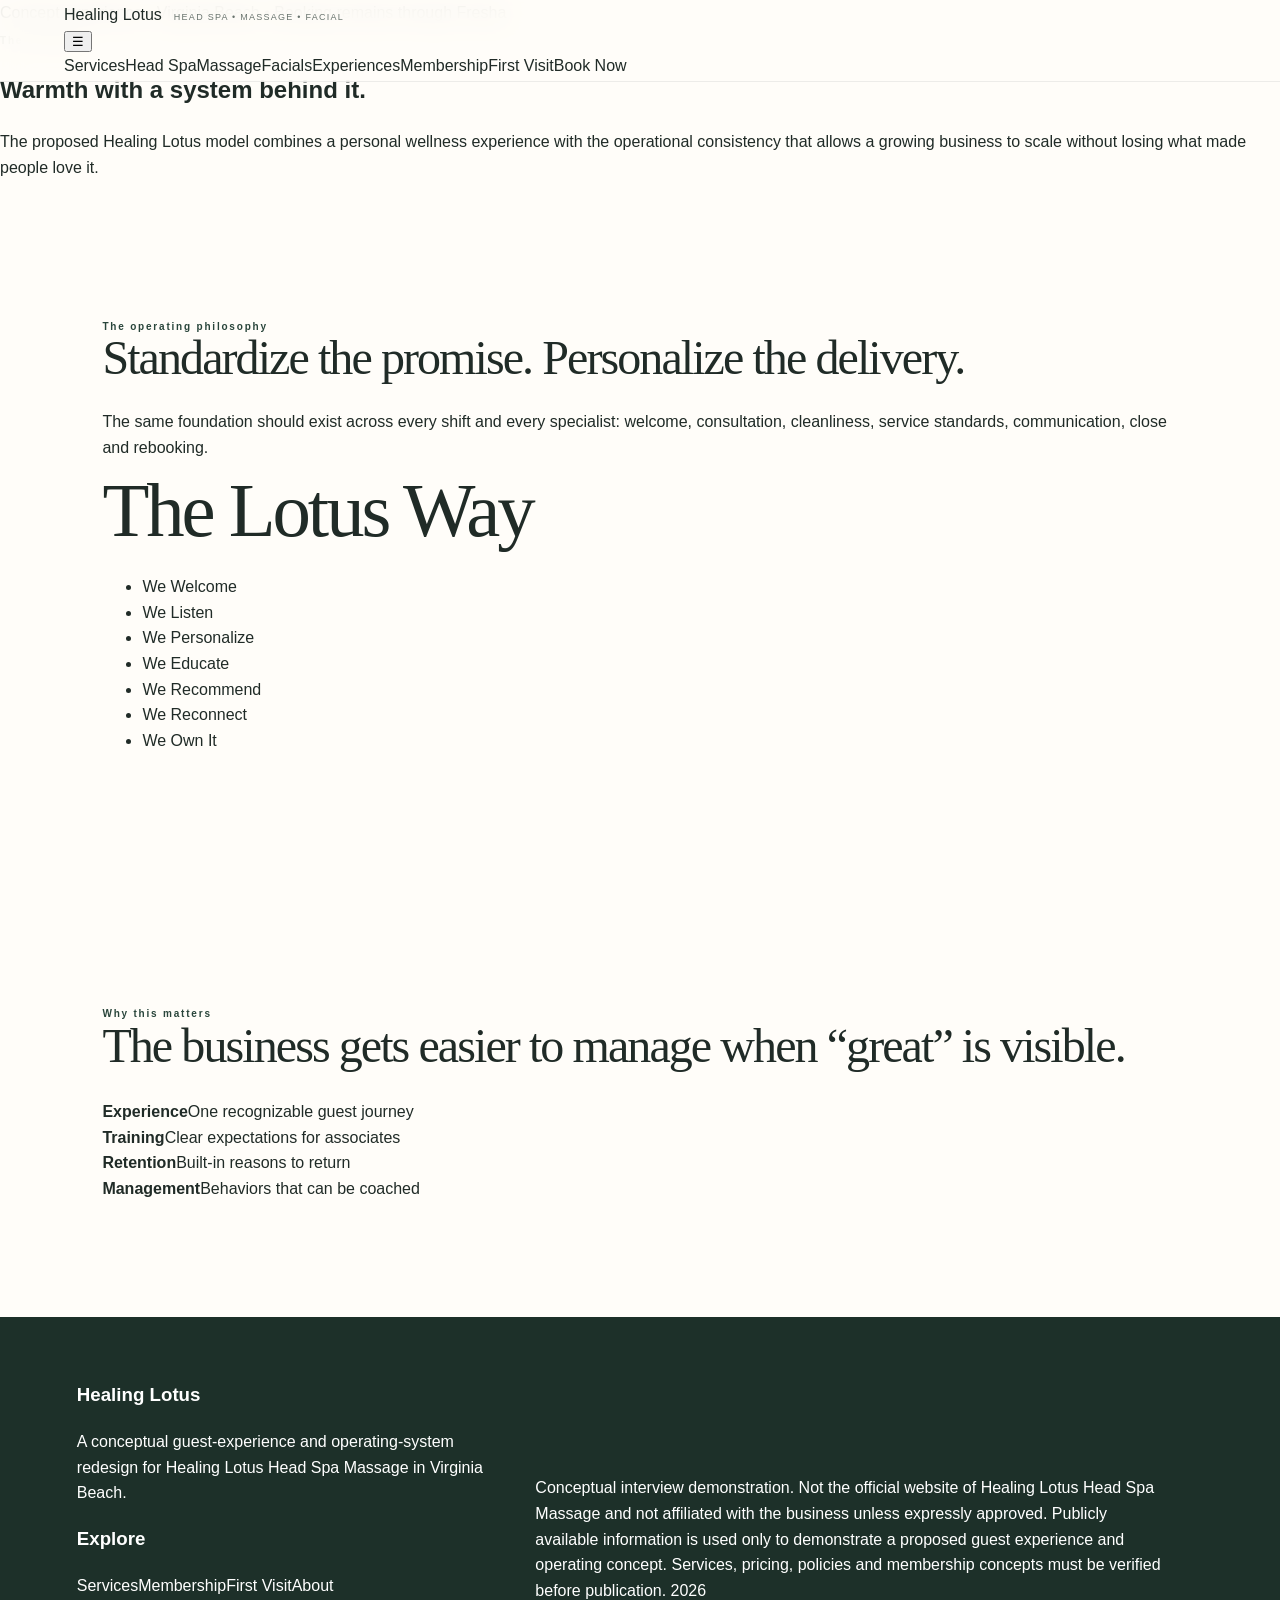
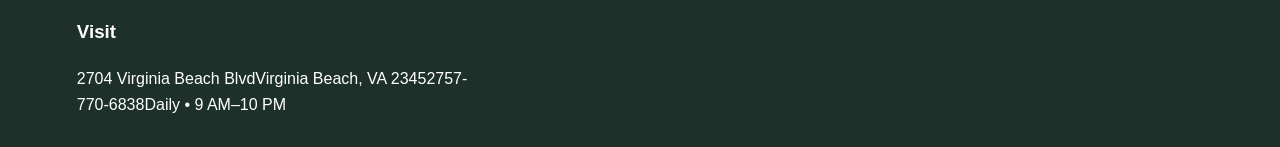
<file: website/about.html>
<!doctype html><html lang="en"><head><meta charset="utf-8"><meta name="viewport" content="width=device-width,initial-scale=1"><meta name="description" content="Healing Lotus conceptual guest experience"><title>About the Concept | Healing Lotus</title><link rel="stylesheet" href="../css/styles.css"></head><body><div class="topbar">Concept experience • Virginia Beach • Booking remains through Fresha</div><nav class="nav"><div class="container nav-inner"><a class="brand" href="index.html">Healing Lotus<small>Head Spa • Massage • Facial</small></a><button class="menu" aria-label="Open menu">☰</button><div class="nav-links"><a href="services.html">Services</a><a href="head-spa.html">Head Spa</a><a href="massage.html">Massage</a><a href="facials.html">Facials</a><a href="experiences.html">Experiences</a><a href="membership.html">Membership</a><a href="first-visit.html">First Visit</a><a class="btn primary" href="#booking">Book Now</a></div></div></nav><main><section class="page-hero"><div class="container"><span class="eyebrow">The concept</span><h1>Warmth with a system behind it.</h1><p>The proposed Healing Lotus model combines a personal wellness experience with the operational consistency that allows a growing business to scale without losing what made people love it.</p></div></section><section class="section"><div class="container split"><div><span class="eyebrow">The operating philosophy</span><h2 style="font-family:var(--serif);font-weight:400;font-size:3rem">Standardize the promise. Personalize the delivery.</h2><p>The same foundation should exist across every shift and every specialist: welcome, consultation, cleanliness, service standards, communication, close and rebooking.</p></div><div class="panel"><h2>The Lotus Way</h2><ul class="checklist"><li>We Welcome</li><li>We Listen</li><li>We Personalize</li><li>We Educate</li><li>We Recommend</li><li>We Reconnect</li><li>We Own It</li></ul></div></div></section><section class="section alt"><div class="container"><span class="eyebrow">Why this matters</span><h2 style="font-family:var(--serif);font-weight:400;font-size:3rem">The business gets easier to manage when “great” is visible.</h2><div class="stats" style="margin-top:2rem"><div class="stat"><strong>Experience</strong><span>One recognizable guest journey</span></div><div class="stat"><strong>Training</strong><span>Clear expectations for associates</span></div><div class="stat"><strong>Retention</strong><span>Built-in reasons to return</span></div><div class="stat"><strong>Management</strong><span>Behaviors that can be coached</span></div></div></div></section></main><footer class="footer"><div class="container footer-grid"><div><h3>Healing Lotus</h3><p>A conceptual guest-experience and operating-system redesign for Healing Lotus Head Spa Massage in Virginia Beach.</p></div><div><h3>Explore</h3><div class="footer-links"><a href="services.html">Services</a><a href="membership.html">Membership</a><a href="first-visit.html">First Visit</a><a href="about.html">About</a></div></div><div><h3>Visit</h3><div class="footer-links"><a href="contact.html">2704 Virginia Beach Blvd</a><span>Virginia Beach, VA 23452</span><span>757-770-6838</span><span>Daily • 9 AM–10 PM</span></div></div></div><div class="container disclaimer">Conceptual interview demonstration. Not the official website of Healing Lotus Head Spa Massage and not affiliated with the business unless expressly approved. Publicly available information is used only to demonstrate a proposed guest experience and operating concept. Services, pricing, policies and membership concepts must be verified before publication. <span data-year></span></div></footer><script src="../js/main.js"></script></body></html>
</file>
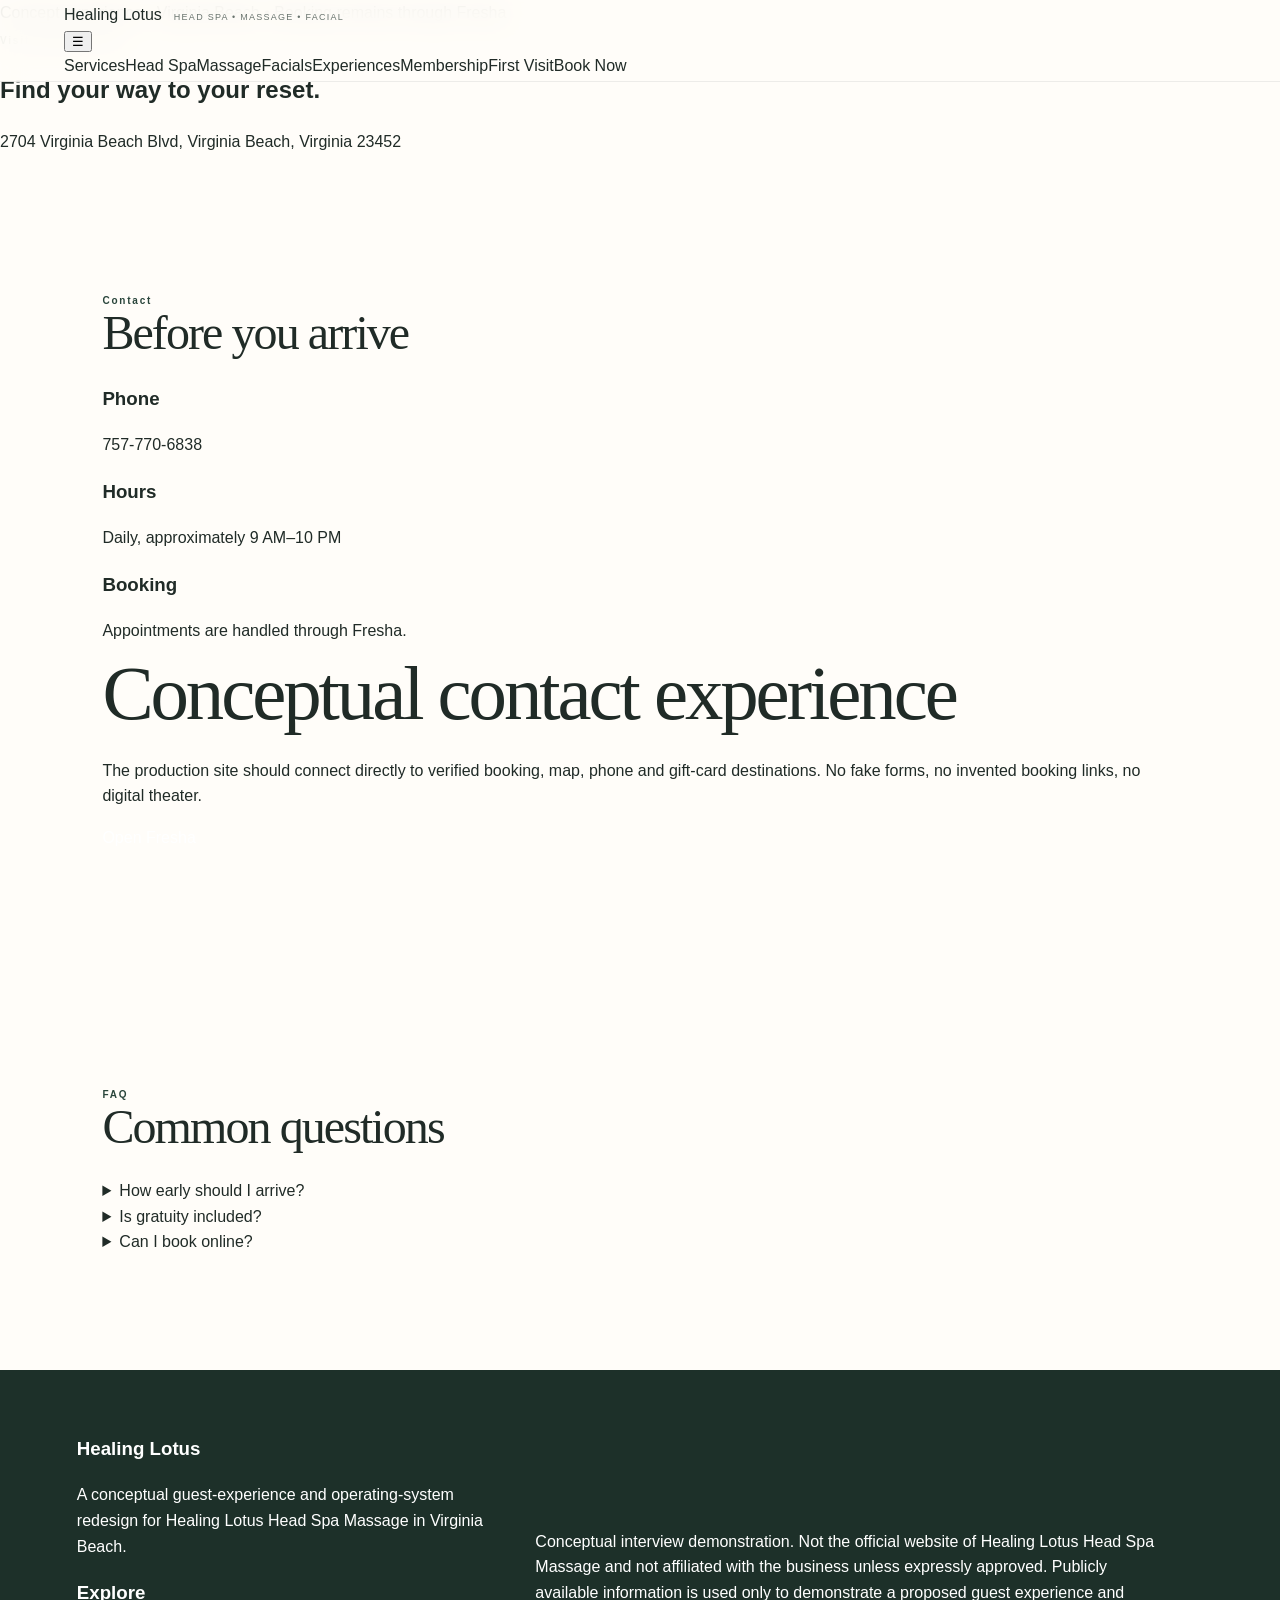
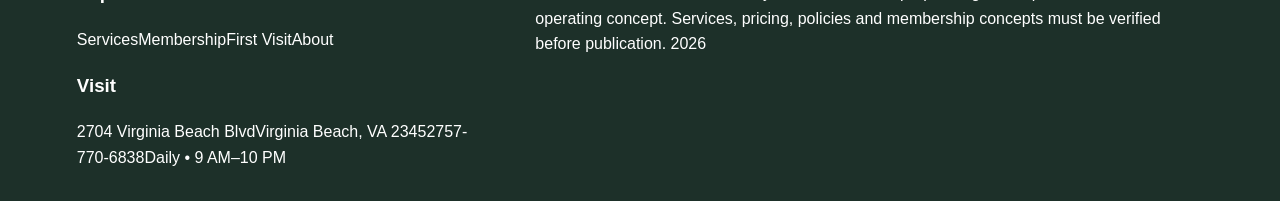
<file: website/contact.html>
<!doctype html><html lang="en"><head><meta charset="utf-8"><meta name="viewport" content="width=device-width,initial-scale=1"><meta name="description" content="Healing Lotus conceptual guest experience"><title>Contact | Healing Lotus</title><link rel="stylesheet" href="../css/styles.css"></head><body><div class="topbar">Concept experience • Virginia Beach • Booking remains through Fresha</div><nav class="nav"><div class="container nav-inner"><a class="brand" href="index.html">Healing Lotus<small>Head Spa • Massage • Facial</small></a><button class="menu" aria-label="Open menu">☰</button><div class="nav-links"><a href="services.html">Services</a><a href="head-spa.html">Head Spa</a><a href="massage.html">Massage</a><a href="facials.html">Facials</a><a href="experiences.html">Experiences</a><a href="membership.html">Membership</a><a href="first-visit.html">First Visit</a><a class="btn primary" href="#booking">Book Now</a></div></div></nav><main><section class="page-hero"><div class="container"><span class="eyebrow">Visit Healing Lotus</span><h1>Find your way to your reset.</h1><p>2704 Virginia Beach Blvd, Virginia Beach, Virginia 23452</p></div></section><section class="section"><div class="container split"><div><span class="eyebrow">Contact</span><h2 style="font-family:var(--serif);font-weight:400;font-size:3rem">Before you arrive</h2><div class="service-list"><div class="service-row"><div><h3>Phone</h3><p>757-770-6838</p></div></div><div class="service-row"><div><h3>Hours</h3><p>Daily, approximately 9 AM–10 PM</p></div></div><div class="service-row"><div><h3>Booking</h3><p>Appointments are handled through Fresha.</p></div></div></div></div><div class="panel"><h2>Conceptual contact experience</h2><p>The production site should connect directly to verified booking, map, phone and gift-card destinations. No fake forms, no invented booking links, no digital theater.</p><a class="btn" style="color:#fff;border-color:#fff" href="https://www.fresha.com/">Open Fresha</a></div></div></section><section class="section alt"><div class="container"><span class="eyebrow">FAQ</span><h2 style="font-family:var(--serif);font-weight:400;font-size:3rem">Common questions</h2><div class="faq" style="margin-top:1.5rem"><details><summary>How early should I arrive?</summary><p>Public policy information recommends arriving about 5–10 minutes early.</p></details><details><summary>Is gratuity included?</summary><p>Public policy information indicates gratuity is not included.</p></details><details><summary>Can I book online?</summary><p>Yes. The current ecosystem uses Fresha. The final production site should link to the exact verified Healing Lotus booking page.</p></details></div></div></section></main><footer class="footer"><div class="container footer-grid"><div><h3>Healing Lotus</h3><p>A conceptual guest-experience and operating-system redesign for Healing Lotus Head Spa Massage in Virginia Beach.</p></div><div><h3>Explore</h3><div class="footer-links"><a href="services.html">Services</a><a href="membership.html">Membership</a><a href="first-visit.html">First Visit</a><a href="about.html">About</a></div></div><div><h3>Visit</h3><div class="footer-links"><a href="contact.html">2704 Virginia Beach Blvd</a><span>Virginia Beach, VA 23452</span><span>757-770-6838</span><span>Daily • 9 AM–10 PM</span></div></div></div><div class="container disclaimer">Conceptual interview demonstration. Not the official website of Healing Lotus Head Spa Massage and not affiliated with the business unless expressly approved. Publicly available information is used only to demonstrate a proposed guest experience and operating concept. Services, pricing, policies and membership concepts must be verified before publication. <span data-year></span></div></footer><script src="../js/main.js"></script></body></html>
</file>
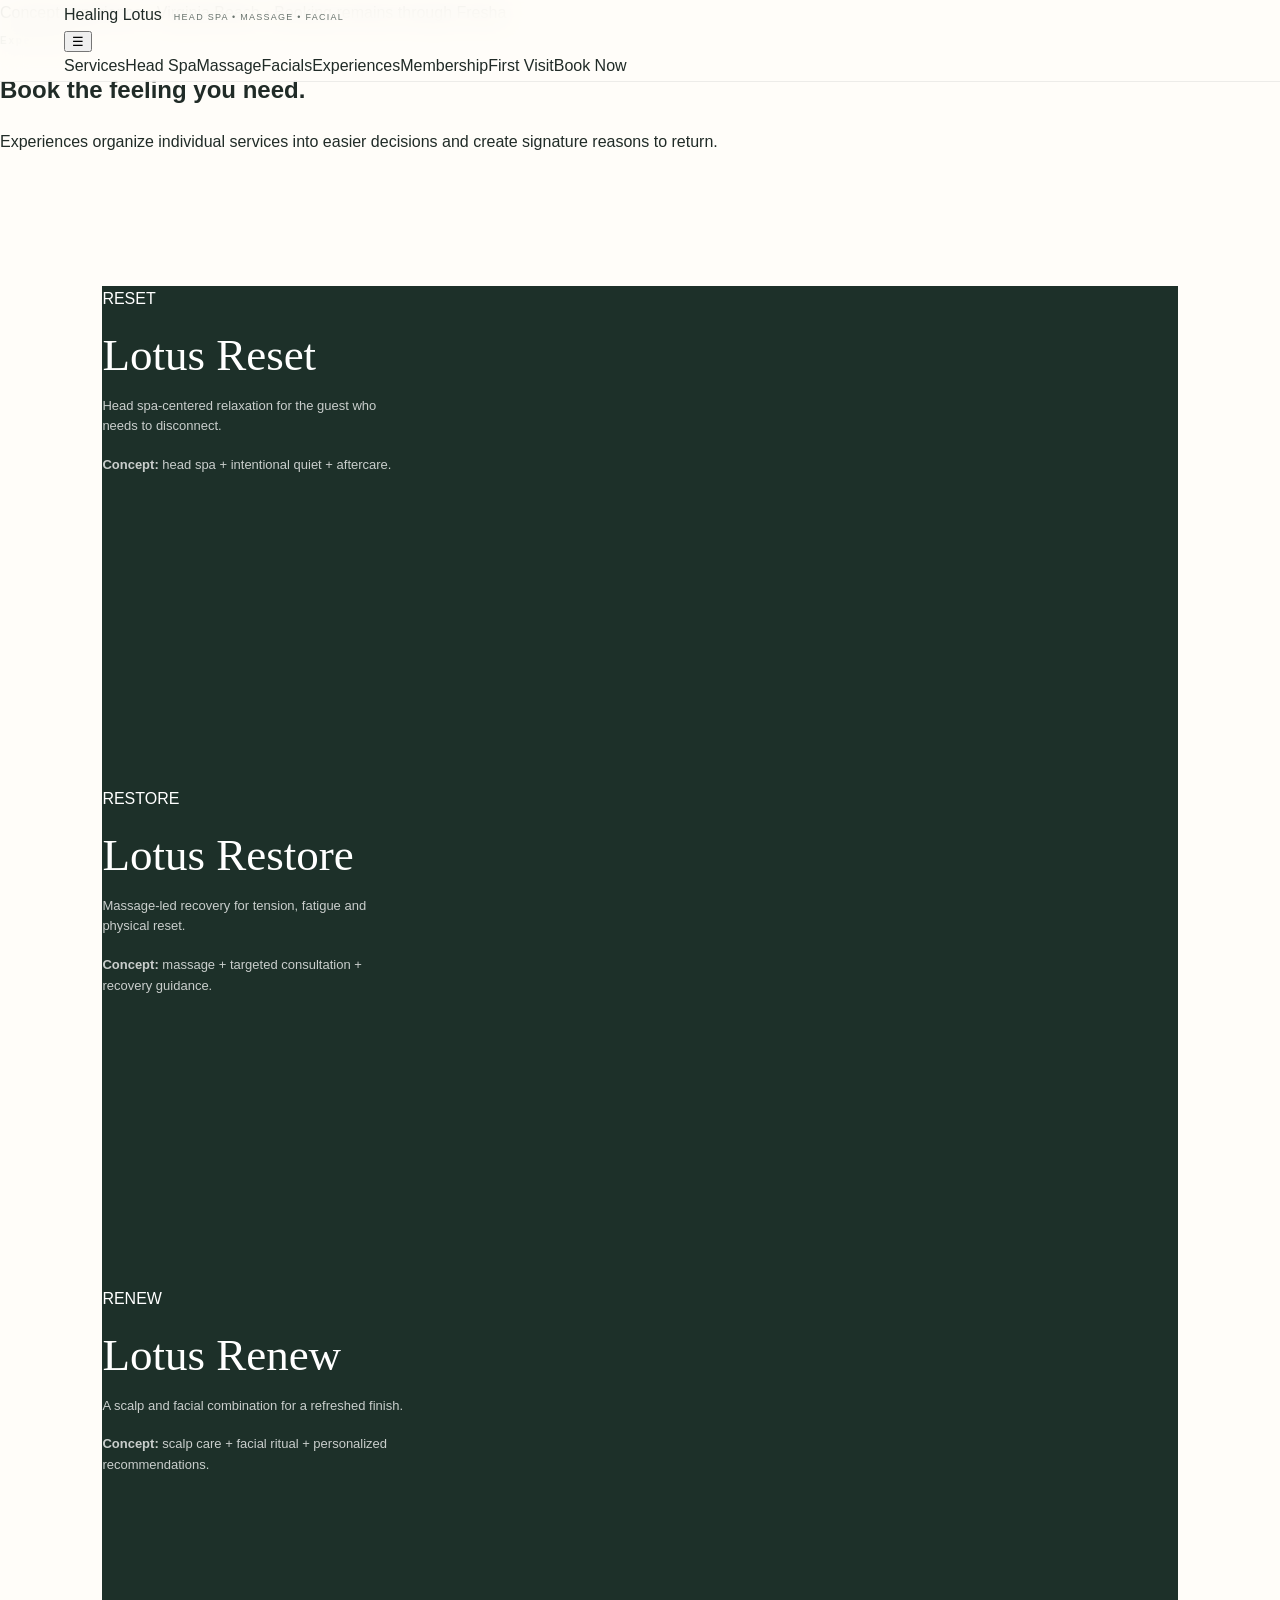
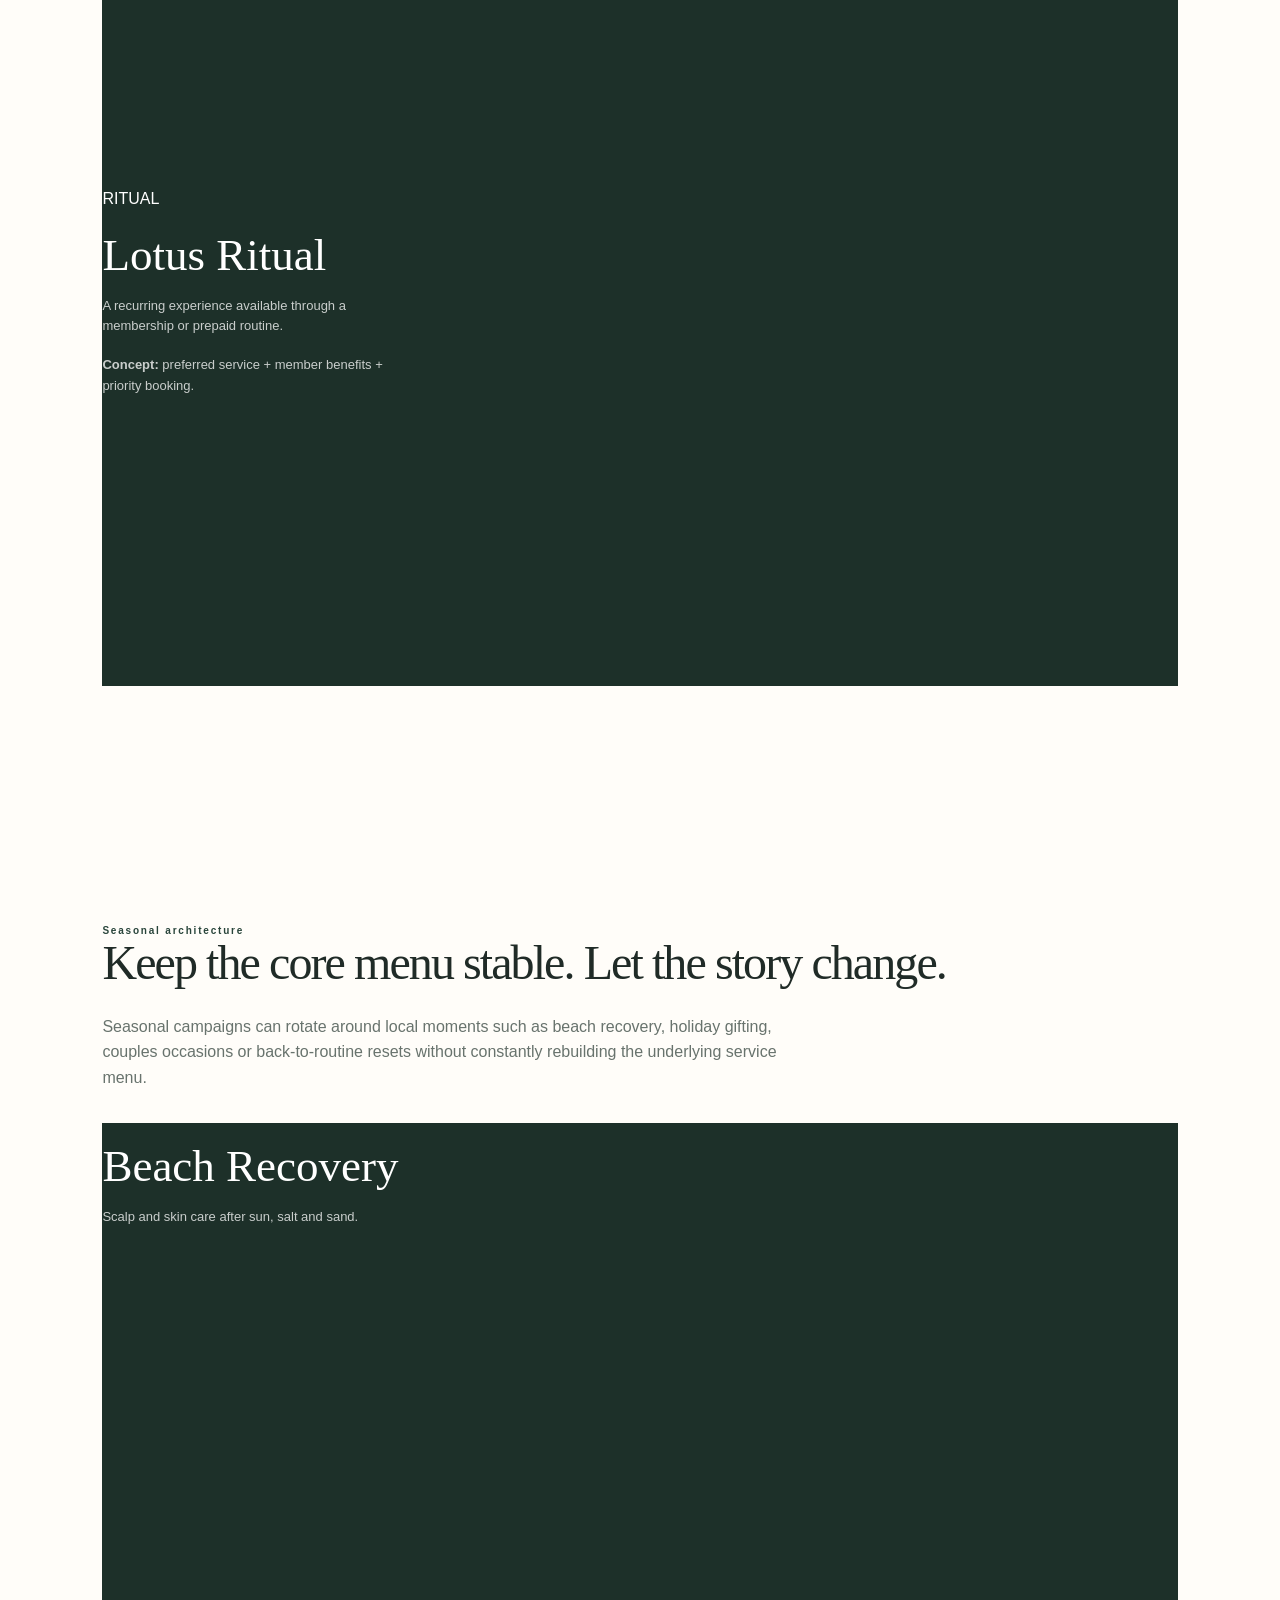
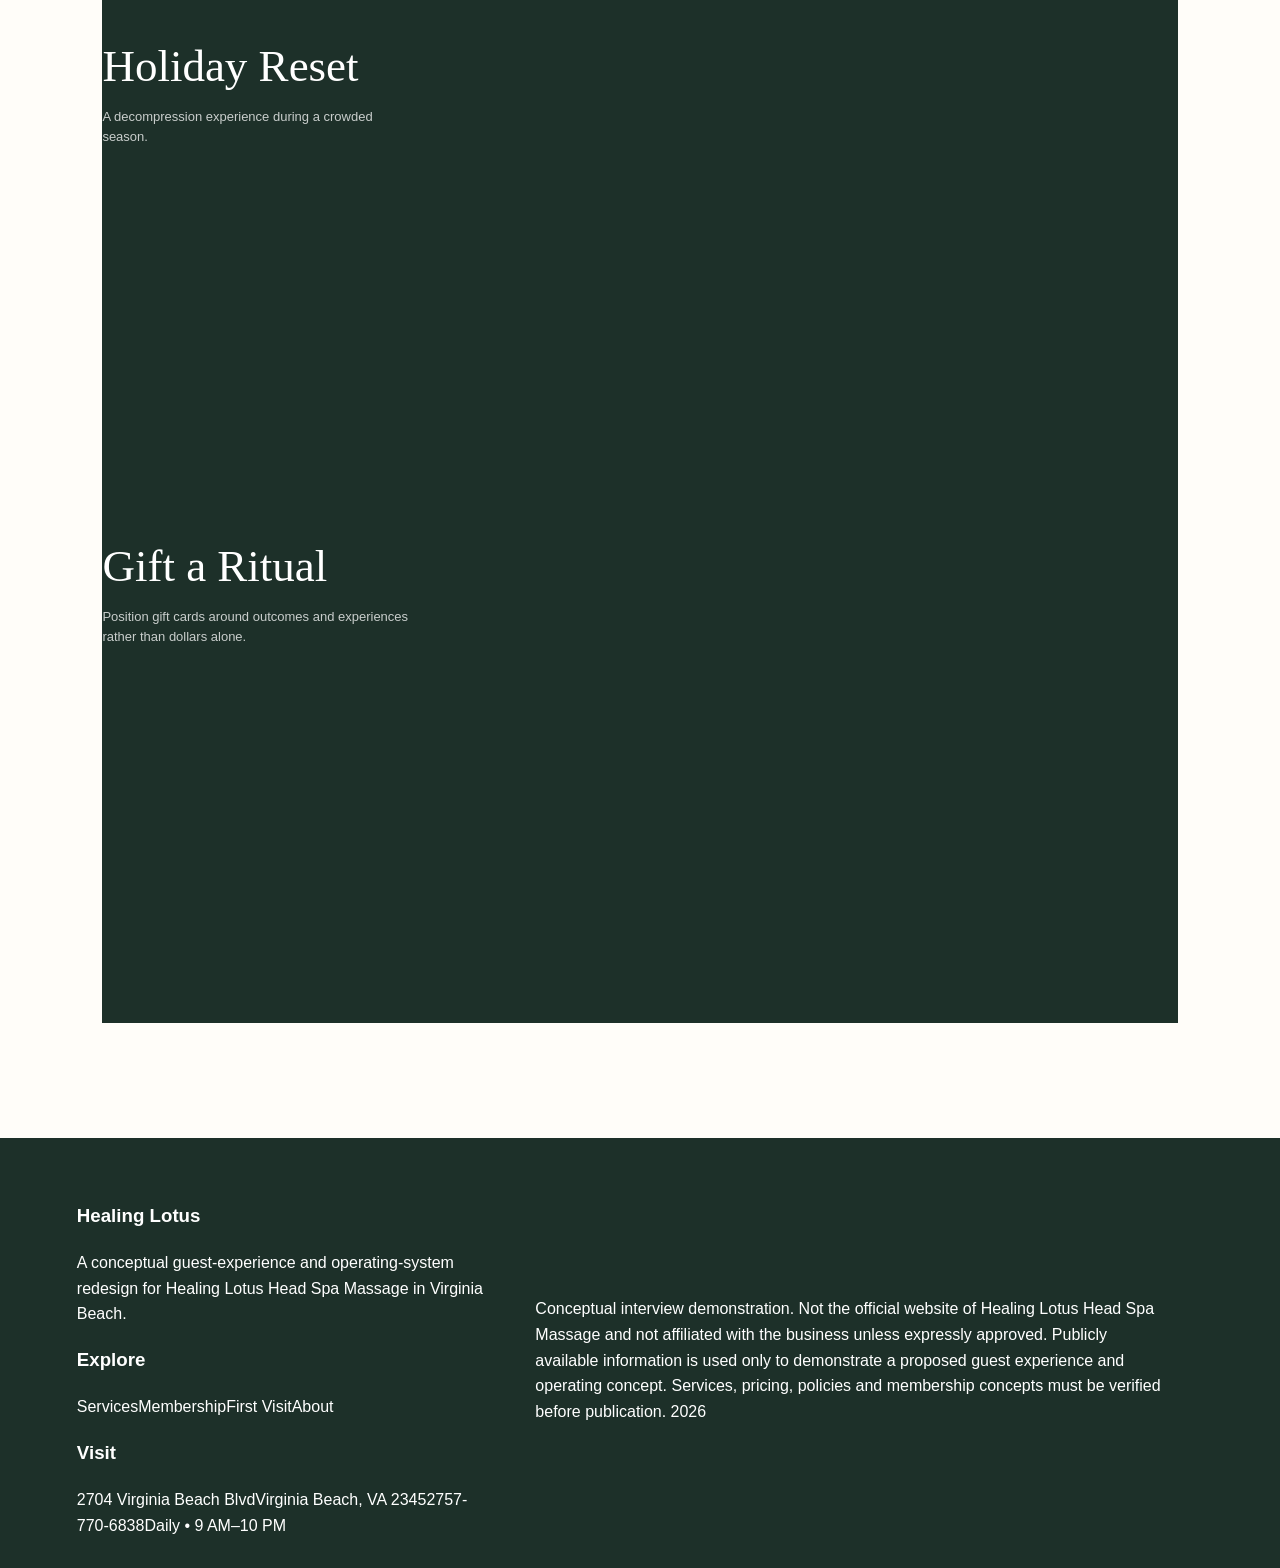
<file: website/experiences.html>
<!doctype html><html lang="en"><head><meta charset="utf-8"><meta name="viewport" content="width=device-width,initial-scale=1"><meta name="description" content="Healing Lotus conceptual guest experience"><title>Experiences | Healing Lotus</title><link rel="stylesheet" href="../css/styles.css"></head><body><div class="topbar">Concept experience • Virginia Beach • Booking remains through Fresha</div><nav class="nav"><div class="container nav-inner"><a class="brand" href="index.html">Healing Lotus<small>Head Spa • Massage • Facial</small></a><button class="menu" aria-label="Open menu">☰</button><div class="nav-links"><a href="services.html">Services</a><a href="head-spa.html">Head Spa</a><a href="massage.html">Massage</a><a href="facials.html">Facials</a><a href="experiences.html">Experiences</a><a href="membership.html">Membership</a><a href="first-visit.html">First Visit</a><a class="btn primary" href="#booking">Book Now</a></div></div></nav><main><section class="page-hero"><div class="container"><span class="eyebrow">Experiences</span><h1>Book the feeling you need.</h1><p>Experiences organize individual services into easier decisions and create signature reasons to return.</p></div></section><section class="section"><div class="container"><div class="cards"><article class="card"><span class="badge">RESET</span><h3>Lotus Reset</h3><p>Head spa-centered relaxation for the guest who needs to disconnect.</p><p><strong>Concept:</strong> head spa + intentional quiet + aftercare.</p></article><article class="card"><span class="badge">RESTORE</span><h3>Lotus Restore</h3><p>Massage-led recovery for tension, fatigue and physical reset.</p><p><strong>Concept:</strong> massage + targeted consultation + recovery guidance.</p></article><article class="card"><span class="badge">RENEW</span><h3>Lotus Renew</h3><p>A scalp and facial combination for a refreshed finish.</p><p><strong>Concept:</strong> scalp care + facial ritual + personalized recommendations.</p></article><article class="card"><span class="badge">RITUAL</span><h3>Lotus Ritual</h3><p>A recurring experience available through a membership or prepaid routine.</p><p><strong>Concept:</strong> preferred service + member benefits + priority booking.</p></article></div></div></section><section class="section alt"><div class="container"><span class="eyebrow">Seasonal architecture</span><h2 style="font-family:var(--serif);font-weight:400;font-size:3rem">Keep the core menu stable. Let the story change.</h2><p style="max-width:720px;color:var(--muted)">Seasonal campaigns can rotate around local moments such as beach recovery, holiday gifting, couples occasions or back-to-routine resets without constantly rebuilding the underlying service menu.</p><div class="cards" style="margin-top:2rem"><article class="card"><h3>Beach Recovery</h3><p>Scalp and skin care after sun, salt and sand.</p></article><article class="card"><h3>Holiday Reset</h3><p>A decompression experience during a crowded season.</p></article><article class="card"><h3>Gift a Ritual</h3><p>Position gift cards around outcomes and experiences rather than dollars alone.</p></article></div></div></section></main><footer class="footer"><div class="container footer-grid"><div><h3>Healing Lotus</h3><p>A conceptual guest-experience and operating-system redesign for Healing Lotus Head Spa Massage in Virginia Beach.</p></div><div><h3>Explore</h3><div class="footer-links"><a href="services.html">Services</a><a href="membership.html">Membership</a><a href="first-visit.html">First Visit</a><a href="about.html">About</a></div></div><div><h3>Visit</h3><div class="footer-links"><a href="contact.html">2704 Virginia Beach Blvd</a><span>Virginia Beach, VA 23452</span><span>757-770-6838</span><span>Daily • 9 AM–10 PM</span></div></div></div><div class="container disclaimer">Conceptual interview demonstration. Not the official website of Healing Lotus Head Spa Massage and not affiliated with the business unless expressly approved. Publicly available information is used only to demonstrate a proposed guest experience and operating concept. Services, pricing, policies and membership concepts must be verified before publication. <span data-year></span></div></footer><script src="../js/main.js"></script></body></html>
</file>
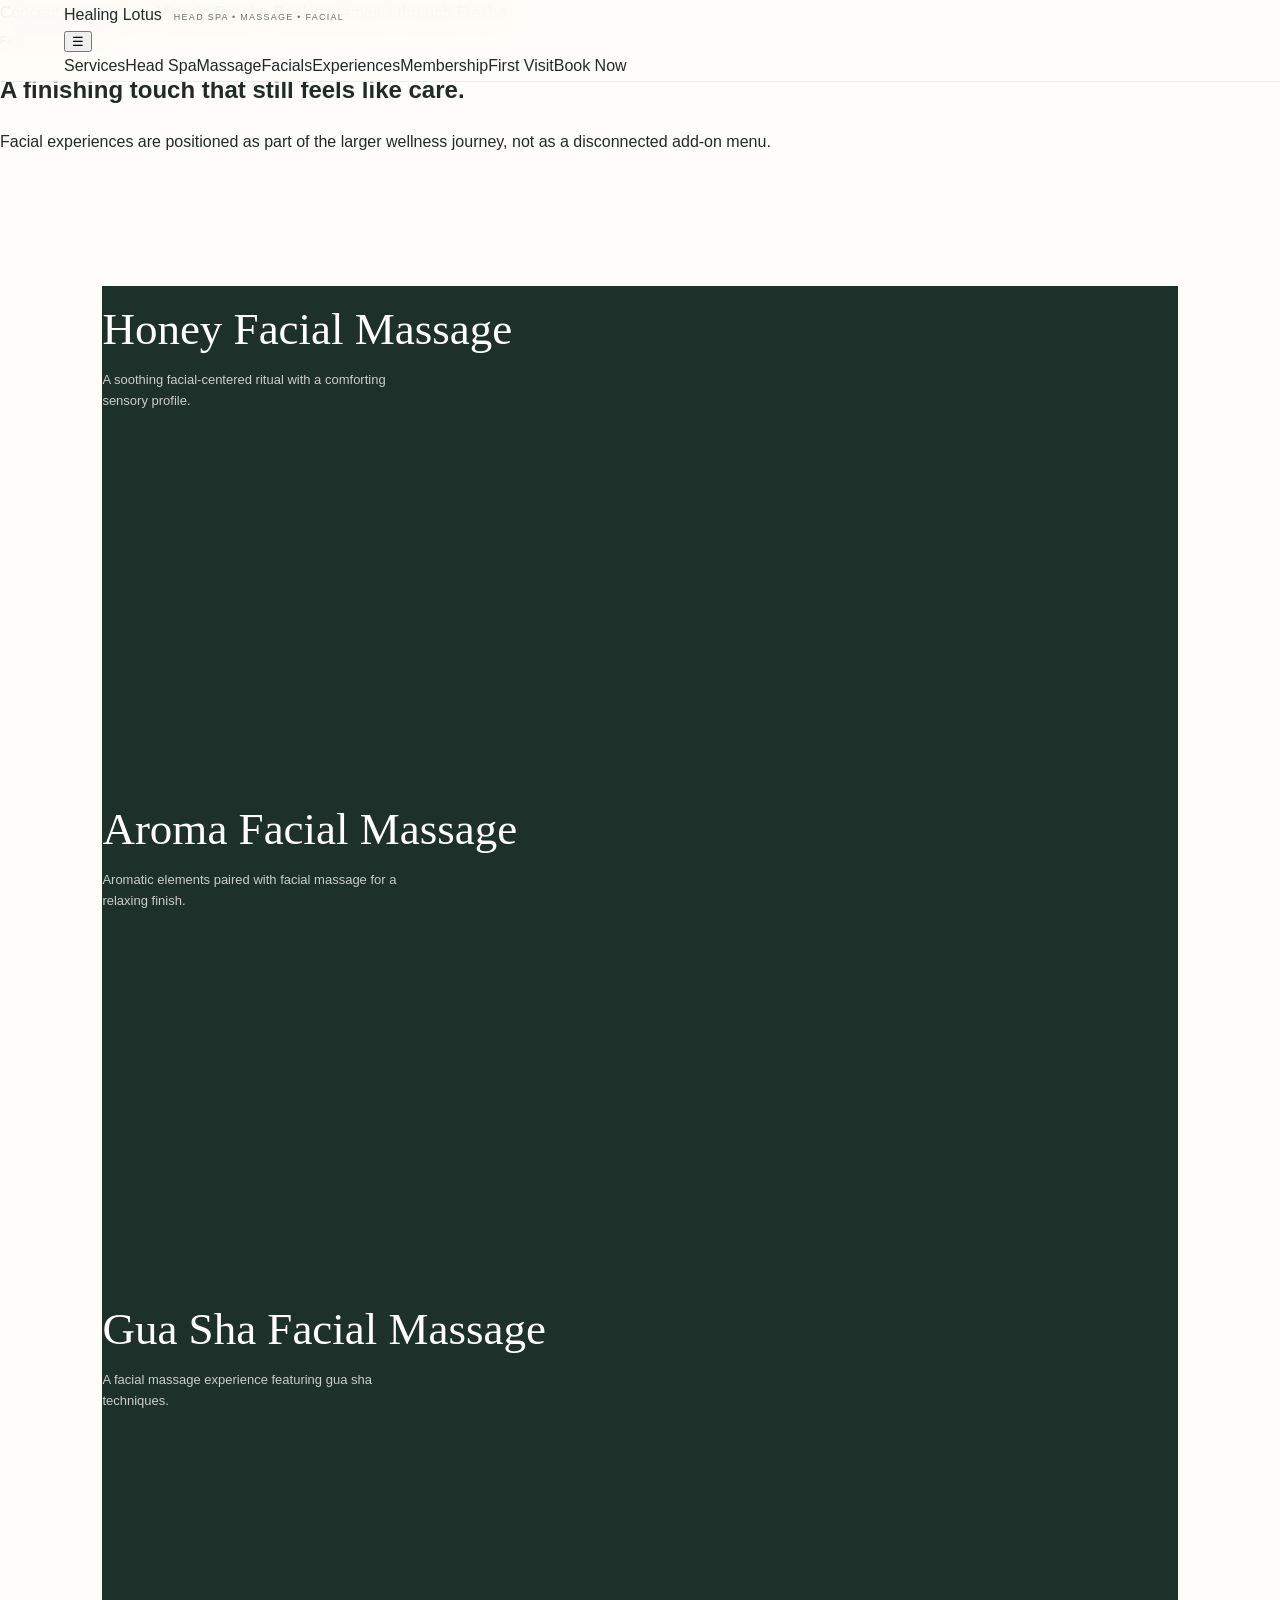
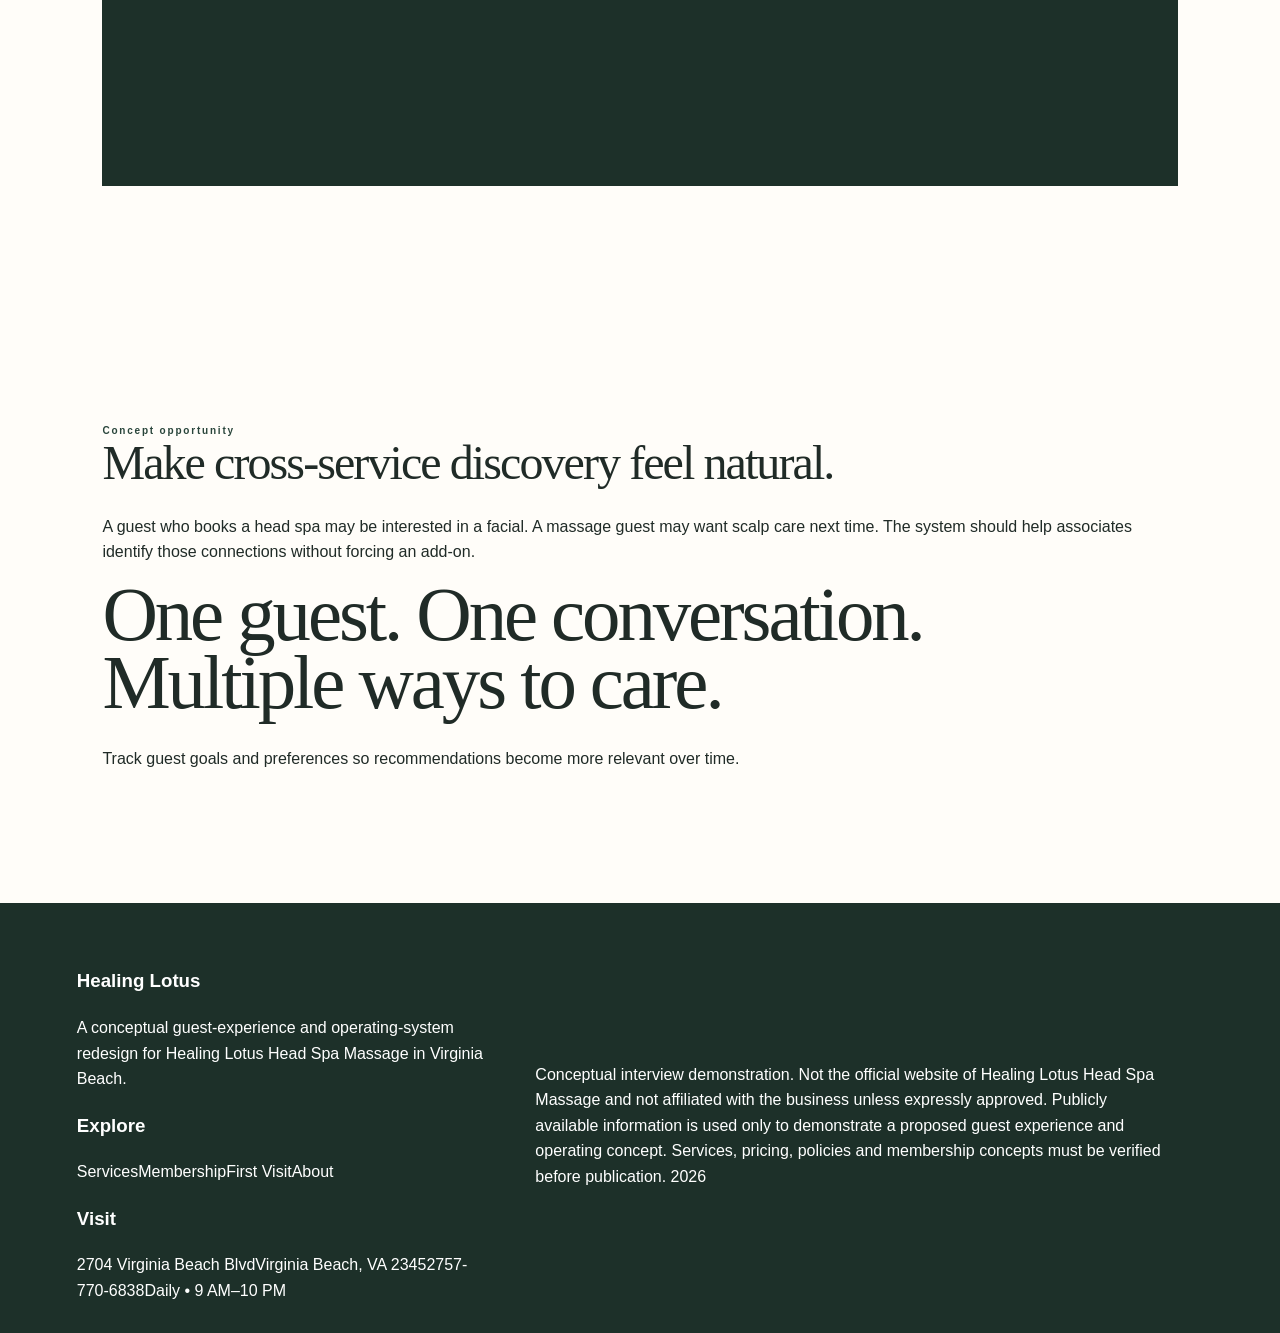
<file: website/facials.html>
<!doctype html><html lang="en"><head><meta charset="utf-8"><meta name="viewport" content="width=device-width,initial-scale=1"><meta name="description" content="Healing Lotus conceptual guest experience"><title>Facials | Healing Lotus</title><link rel="stylesheet" href="../css/styles.css"></head><body><div class="topbar">Concept experience • Virginia Beach • Booking remains through Fresha</div><nav class="nav"><div class="container nav-inner"><a class="brand" href="index.html">Healing Lotus<small>Head Spa • Massage • Facial</small></a><button class="menu" aria-label="Open menu">☰</button><div class="nav-links"><a href="services.html">Services</a><a href="head-spa.html">Head Spa</a><a href="massage.html">Massage</a><a href="facials.html">Facials</a><a href="experiences.html">Experiences</a><a href="membership.html">Membership</a><a href="first-visit.html">First Visit</a><a class="btn primary" href="#booking">Book Now</a></div></div></nav><main><section class="page-hero"><div class="container"><span class="eyebrow">Facials &amp; beauty</span><h1>A finishing touch that still feels like care.</h1><p>Facial experiences are positioned as part of the larger wellness journey, not as a disconnected add-on menu.</p></div></section><section class="section"><div class="container"><div class="cards"><article class="card"><h3>Honey Facial Massage</h3><p>A soothing facial-centered ritual with a comforting sensory profile.</p></article><article class="card"><h3>Aroma Facial Massage</h3><p>Aromatic elements paired with facial massage for a relaxing finish.</p></article><article class="card"><h3>Gua Sha Facial Massage</h3><p>A facial massage experience featuring gua sha techniques.</p></article></div></div></section><section class="section alt"><div class="container split"><div><span class="eyebrow">Concept opportunity</span><h2 style="font-family:var(--serif);font-weight:400;font-size:3rem">Make cross-service discovery feel natural.</h2><p>A guest who books a head spa may be interested in a facial. A massage guest may want scalp care next time. The system should help associates identify those connections without forcing an add-on.</p></div><div class="panel"><h2>One guest. One conversation. Multiple ways to care.</h2><p>Track guest goals and preferences so recommendations become more relevant over time.</p></div></div></section></main><footer class="footer"><div class="container footer-grid"><div><h3>Healing Lotus</h3><p>A conceptual guest-experience and operating-system redesign for Healing Lotus Head Spa Massage in Virginia Beach.</p></div><div><h3>Explore</h3><div class="footer-links"><a href="services.html">Services</a><a href="membership.html">Membership</a><a href="first-visit.html">First Visit</a><a href="about.html">About</a></div></div><div><h3>Visit</h3><div class="footer-links"><a href="contact.html">2704 Virginia Beach Blvd</a><span>Virginia Beach, VA 23452</span><span>757-770-6838</span><span>Daily • 9 AM–10 PM</span></div></div></div><div class="container disclaimer">Conceptual interview demonstration. Not the official website of Healing Lotus Head Spa Massage and not affiliated with the business unless expressly approved. Publicly available information is used only to demonstrate a proposed guest experience and operating concept. Services, pricing, policies and membership concepts must be verified before publication. <span data-year></span></div></footer><script src="../js/main.js"></script></body></html>
</file>
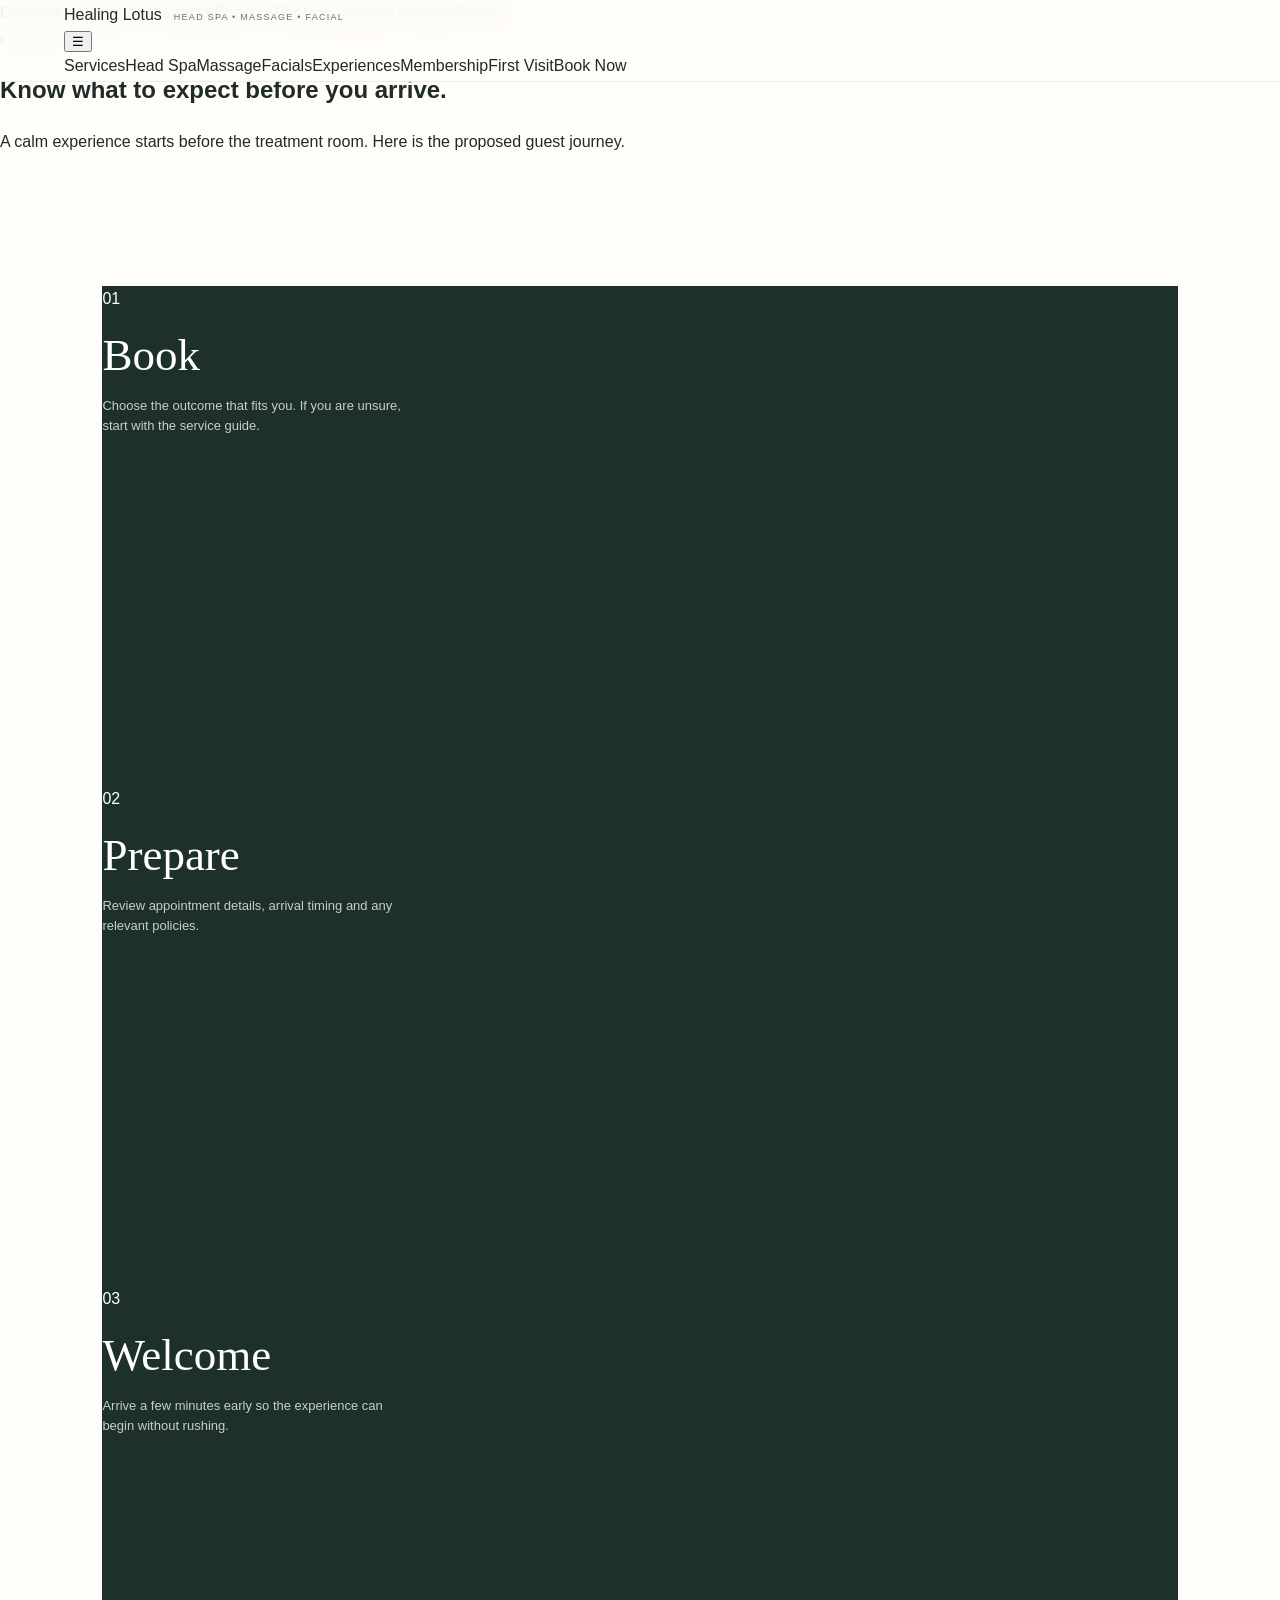
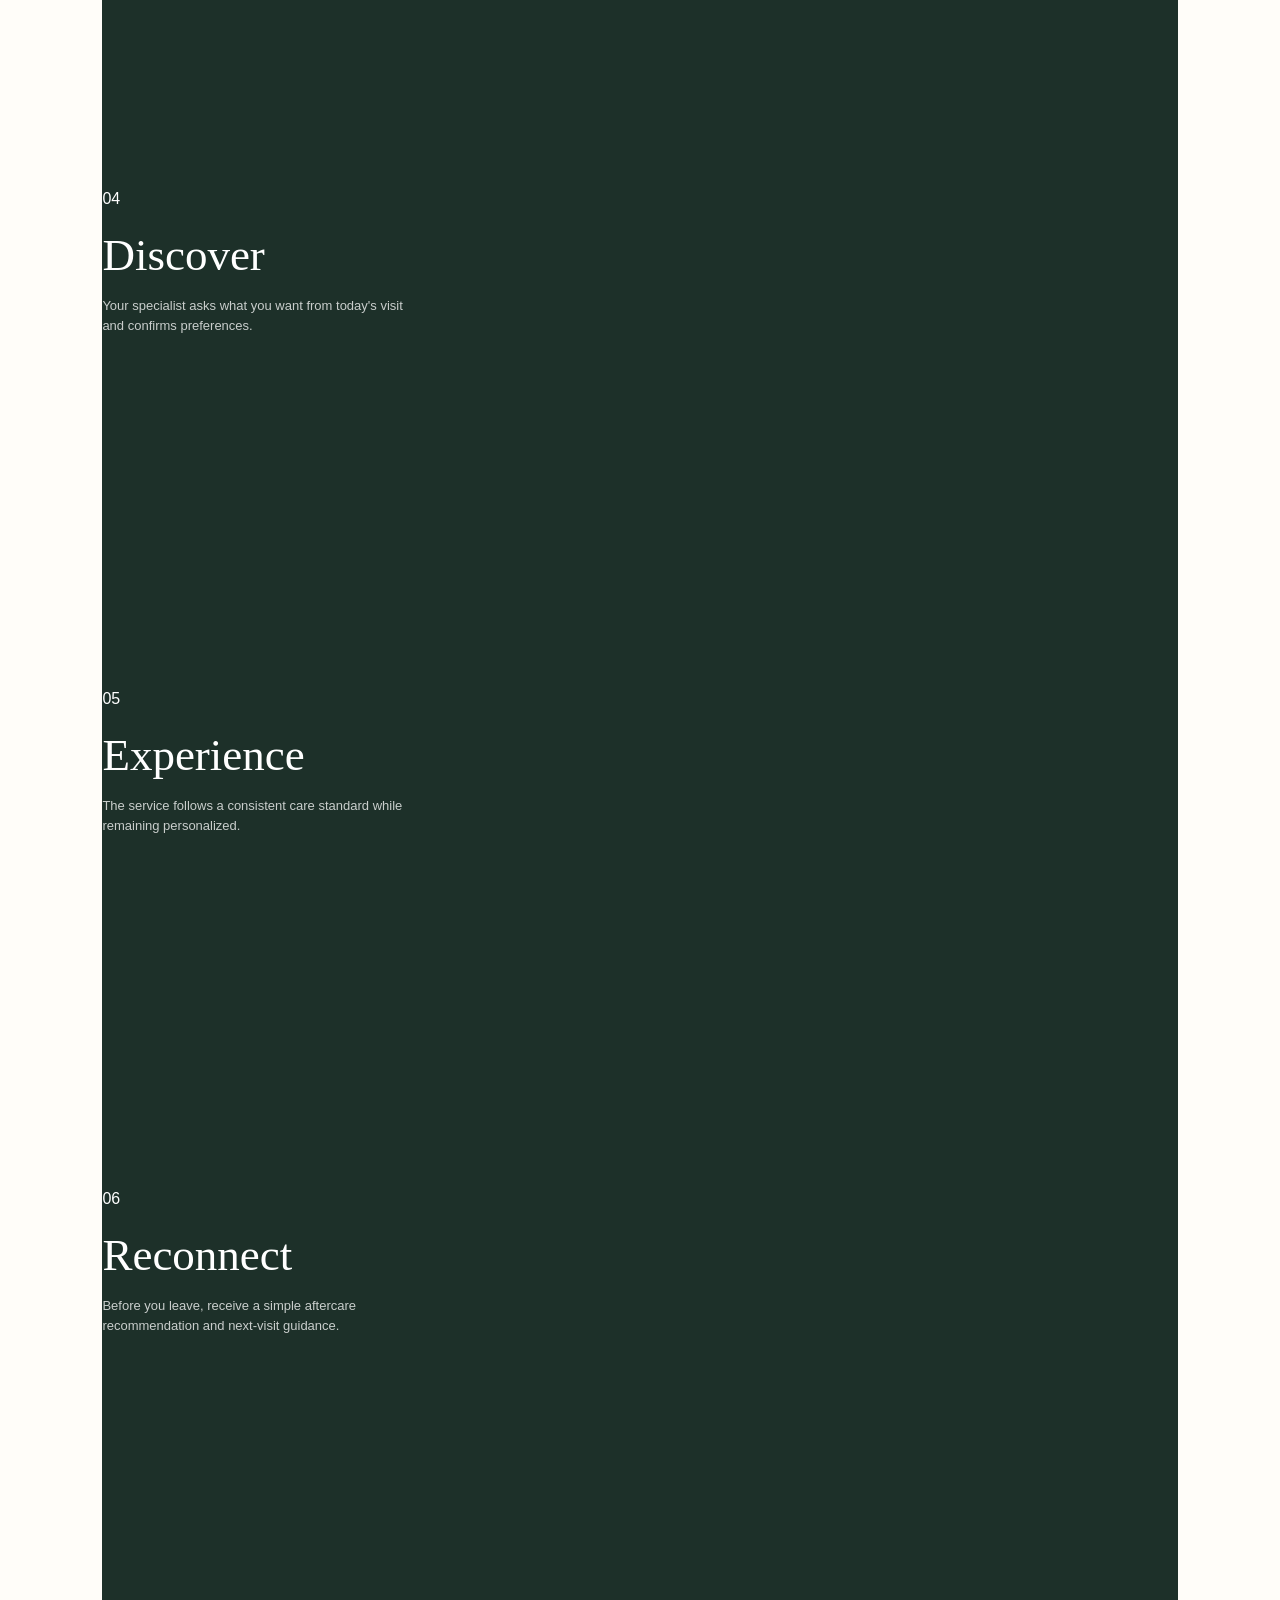
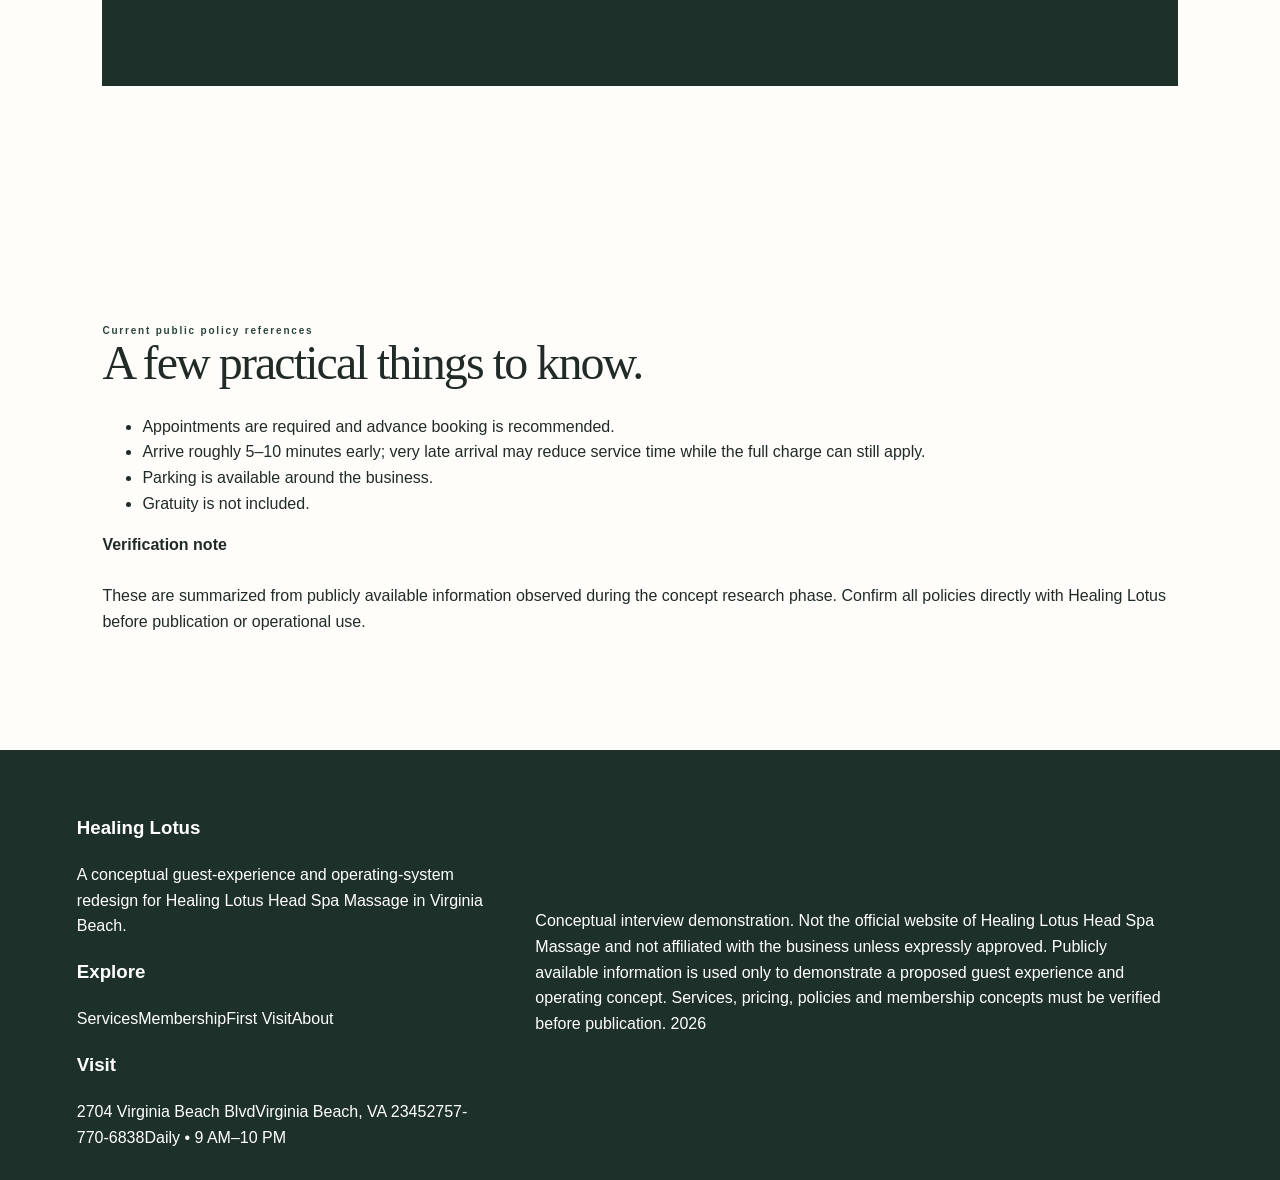
<file: website/first-visit.html>
<!doctype html><html lang="en"><head><meta charset="utf-8"><meta name="viewport" content="width=device-width,initial-scale=1"><meta name="description" content="Healing Lotus conceptual guest experience"><title>First Visit | Healing Lotus</title><link rel="stylesheet" href="../css/styles.css"></head><body><div class="topbar">Concept experience • Virginia Beach • Booking remains through Fresha</div><nav class="nav"><div class="container nav-inner"><a class="brand" href="index.html">Healing Lotus<small>Head Spa • Massage • Facial</small></a><button class="menu" aria-label="Open menu">☰</button><div class="nav-links"><a href="services.html">Services</a><a href="head-spa.html">Head Spa</a><a href="massage.html">Massage</a><a href="facials.html">Facials</a><a href="experiences.html">Experiences</a><a href="membership.html">Membership</a><a href="first-visit.html">First Visit</a><a class="btn primary" href="#booking">Book Now</a></div></div></nav><main><section class="page-hero"><div class="container"><span class="eyebrow">First visit</span><h1>Know what to expect before you arrive.</h1><p>A calm experience starts before the treatment room. Here is the proposed guest journey.</p></div></section><section class="section"><div class="container"><div class="cards"><article class="card"><span class="num">01</span><h3>Book</h3><p>Choose the outcome that fits you. If you are unsure, start with the service guide.</p></article><article class="card"><span class="num">02</span><h3>Prepare</h3><p>Review appointment details, arrival timing and any relevant policies.</p></article><article class="card"><span class="num">03</span><h3>Welcome</h3><p>Arrive a few minutes early so the experience can begin without rushing.</p></article><article class="card"><span class="num">04</span><h3>Discover</h3><p>Your specialist asks what you want from today's visit and confirms preferences.</p></article><article class="card"><span class="num">05</span><h3>Experience</h3><p>The service follows a consistent care standard while remaining personalized.</p></article><article class="card"><span class="num">06</span><h3>Reconnect</h3><p>Before you leave, receive a simple aftercare recommendation and next-visit guidance.</p></article></div></div></section><section class="section alt"><div class="container split"><div><span class="eyebrow">Current public policy references</span><h2 style="font-family:var(--serif);font-weight:400;font-size:3rem">A few practical things to know.</h2><ul class="checklist" style="color:var(--ink)"><li>Appointments are required and advance booking is recommended.</li><li>Arrive roughly 5–10 minutes early; very late arrival may reduce service time while the full charge can still apply.</li><li>Parking is available around the business.</li><li>Gratuity is not included.</li></ul></div><div class="note"><strong>Verification note</strong><br><br>These are summarized from publicly available information observed during the concept research phase. Confirm all policies directly with Healing Lotus before publication or operational use.</div></div></section></main><footer class="footer"><div class="container footer-grid"><div><h3>Healing Lotus</h3><p>A conceptual guest-experience and operating-system redesign for Healing Lotus Head Spa Massage in Virginia Beach.</p></div><div><h3>Explore</h3><div class="footer-links"><a href="services.html">Services</a><a href="membership.html">Membership</a><a href="first-visit.html">First Visit</a><a href="about.html">About</a></div></div><div><h3>Visit</h3><div class="footer-links"><a href="contact.html">2704 Virginia Beach Blvd</a><span>Virginia Beach, VA 23452</span><span>757-770-6838</span><span>Daily • 9 AM–10 PM</span></div></div></div><div class="container disclaimer">Conceptual interview demonstration. Not the official website of Healing Lotus Head Spa Massage and not affiliated with the business unless expressly approved. Publicly available information is used only to demonstrate a proposed guest experience and operating concept. Services, pricing, policies and membership concepts must be verified before publication. <span data-year></span></div></footer><script src="../js/main.js"></script></body></html>
</file>
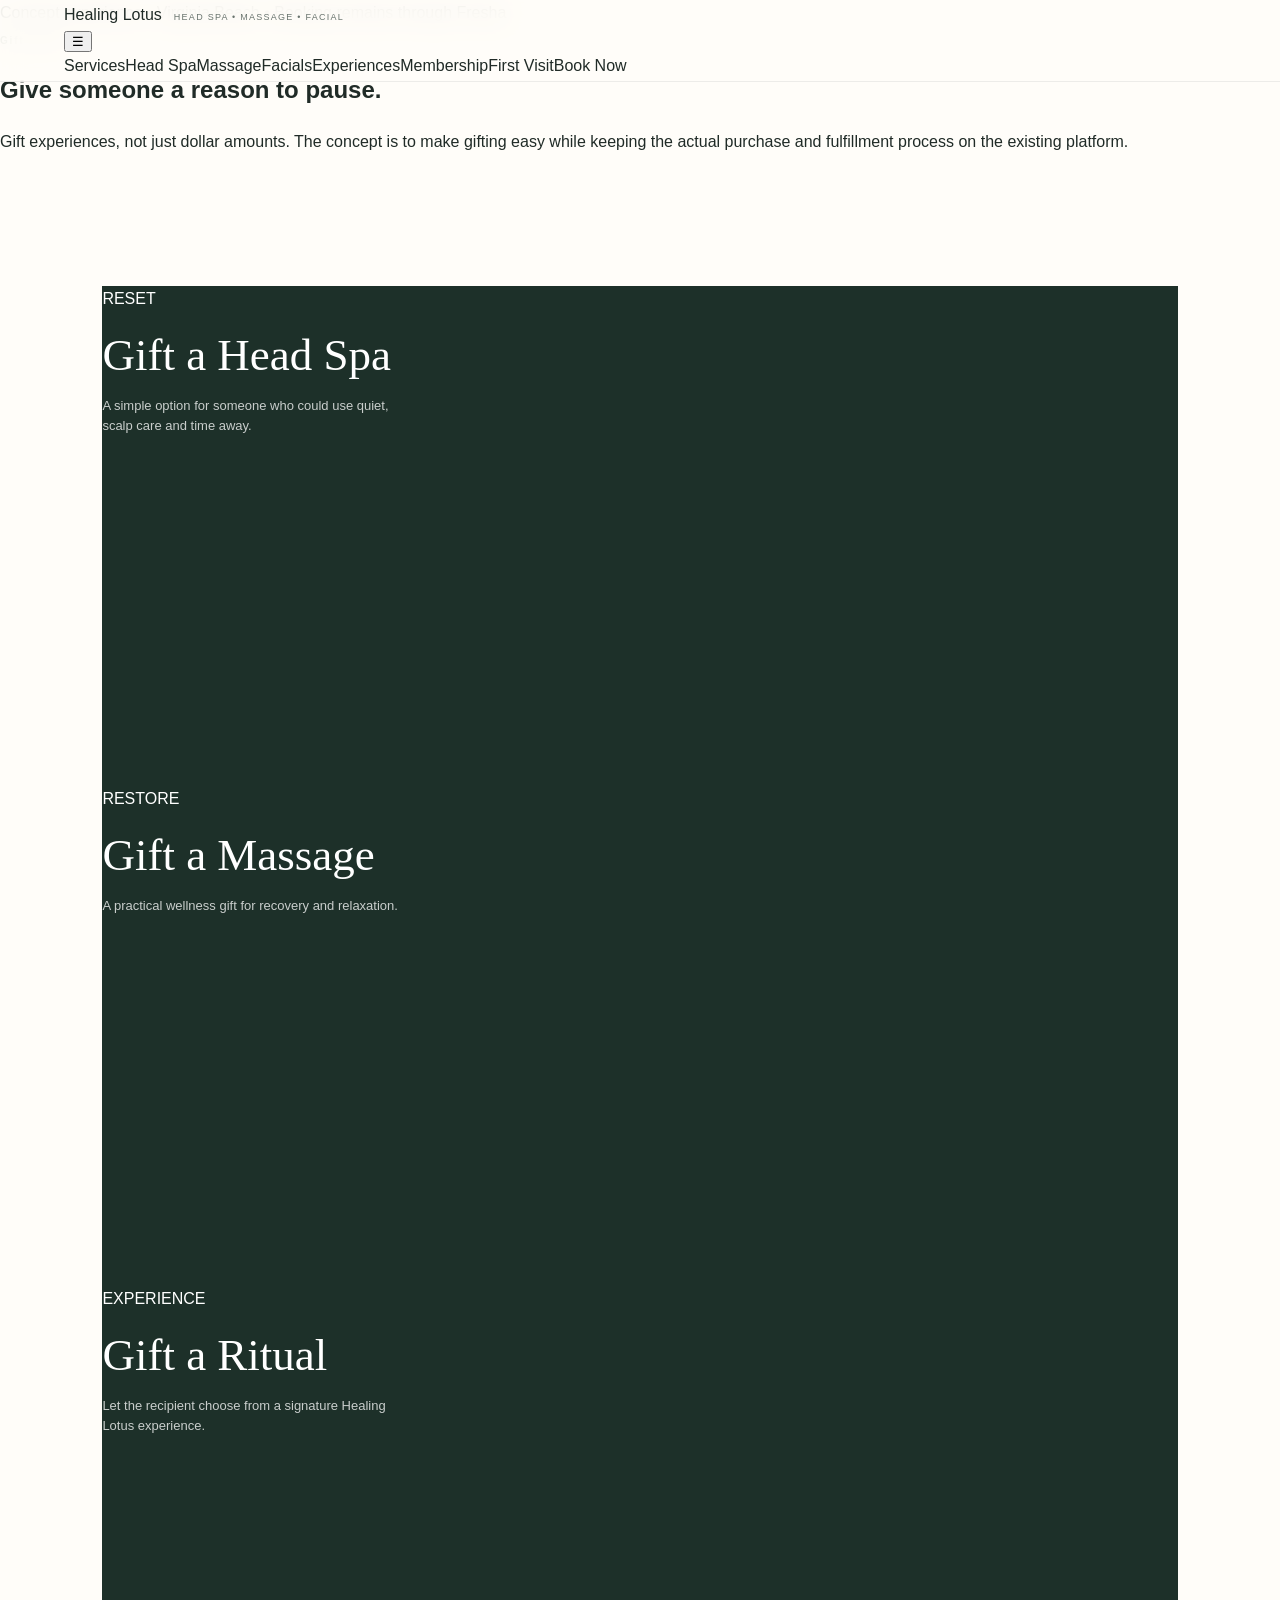
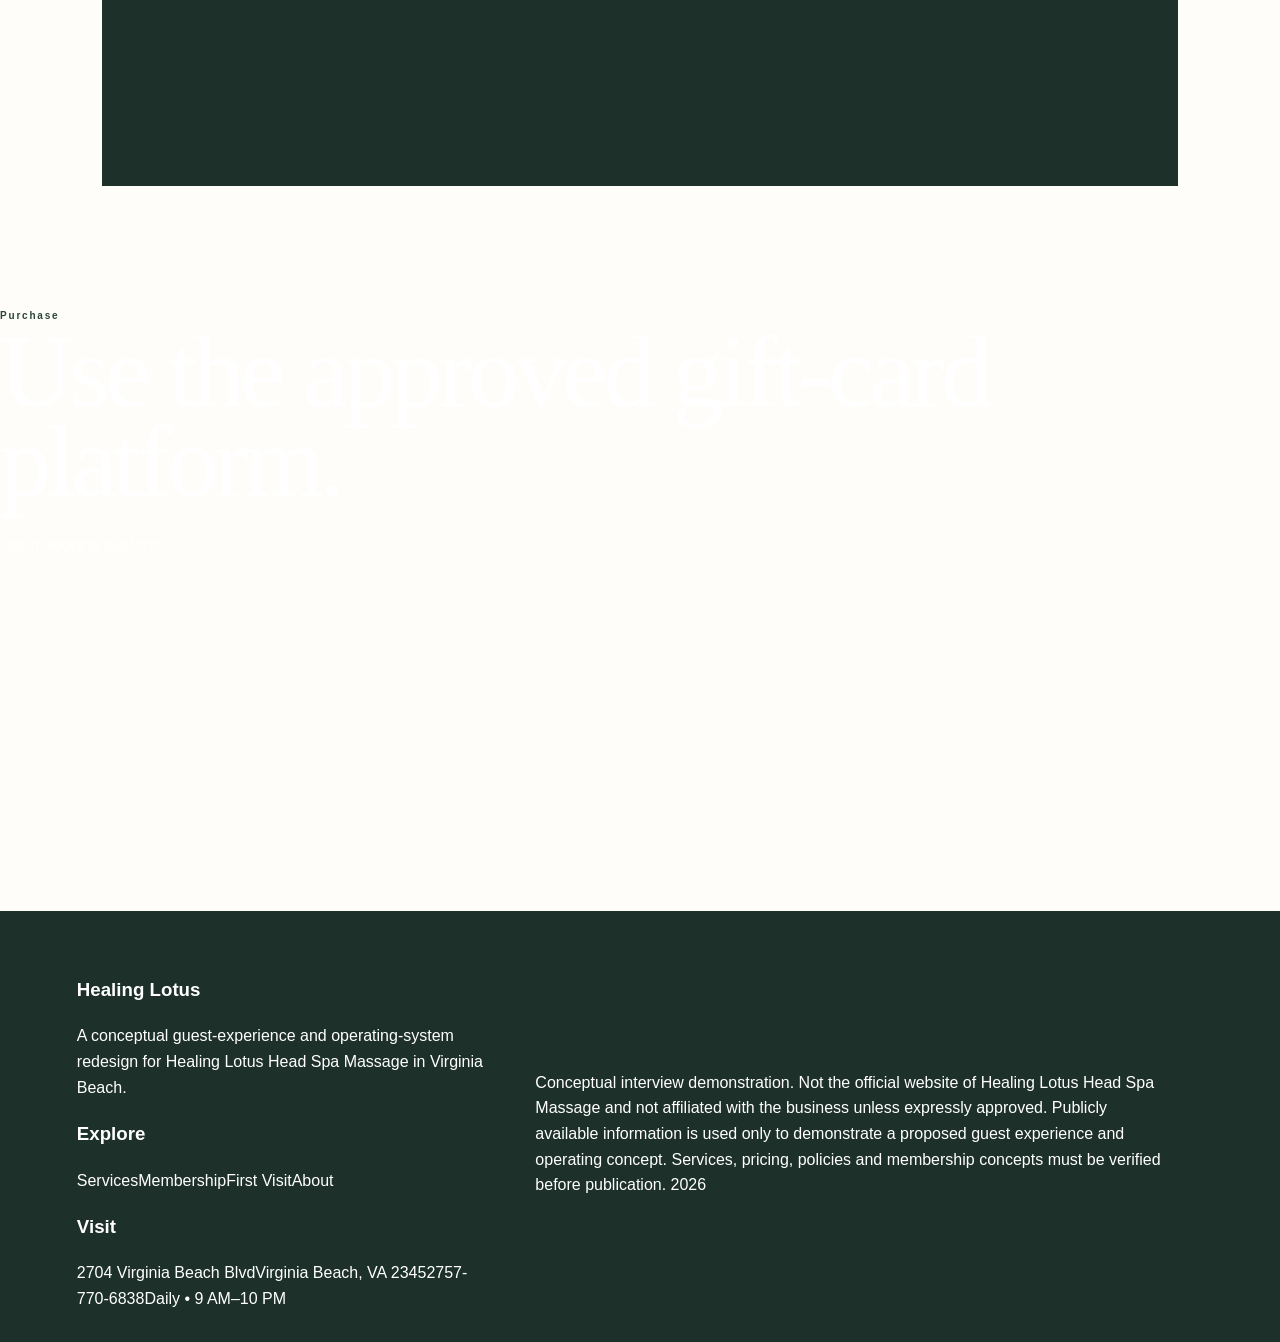
<file: website/gift-cards.html>
<!doctype html><html lang="en"><head><meta charset="utf-8"><meta name="viewport" content="width=device-width,initial-scale=1"><meta name="description" content="Healing Lotus conceptual guest experience"><title>Gift Cards | Healing Lotus</title><link rel="stylesheet" href="../css/styles.css"></head><body><div class="topbar">Concept experience • Virginia Beach • Booking remains through Fresha</div><nav class="nav"><div class="container nav-inner"><a class="brand" href="index.html">Healing Lotus<small>Head Spa • Massage • Facial</small></a><button class="menu" aria-label="Open menu">☰</button><div class="nav-links"><a href="services.html">Services</a><a href="head-spa.html">Head Spa</a><a href="massage.html">Massage</a><a href="facials.html">Facials</a><a href="experiences.html">Experiences</a><a href="membership.html">Membership</a><a href="first-visit.html">First Visit</a><a class="btn primary" href="#booking">Book Now</a></div></div></nav><main><section class="page-hero"><div class="container"><span class="eyebrow">Gift cards</span><h1>Give someone a reason to pause.</h1><p>Gift experiences, not just dollar amounts. The concept is to make gifting easy while keeping the actual purchase and fulfillment process on the existing platform.</p></div></section><section class="section"><div class="container"><div class="cards"><article class="card"><span class="badge">RESET</span><h3>Gift a Head Spa</h3><p>A simple option for someone who could use quiet, scalp care and time away.</p></article><article class="card"><span class="badge">RESTORE</span><h3>Gift a Massage</h3><p>A practical wellness gift for recovery and relaxation.</p></article><article class="card"><span class="badge">EXPERIENCE</span><h3>Gift a Ritual</h3><p>Let the recipient choose from a signature Healing Lotus experience.</p></article></div></div></section><section class="cta"><div class="container cta-inner"><div><span class="eyebrow">Purchase</span><h2>Use the approved gift-card platform.</h2></div><a class="btn primary" href="https://www.fresha.com/">Open booking platform</a></div></section></main><footer class="footer"><div class="container footer-grid"><div><h3>Healing Lotus</h3><p>A conceptual guest-experience and operating-system redesign for Healing Lotus Head Spa Massage in Virginia Beach.</p></div><div><h3>Explore</h3><div class="footer-links"><a href="services.html">Services</a><a href="membership.html">Membership</a><a href="first-visit.html">First Visit</a><a href="about.html">About</a></div></div><div><h3>Visit</h3><div class="footer-links"><a href="contact.html">2704 Virginia Beach Blvd</a><span>Virginia Beach, VA 23452</span><span>757-770-6838</span><span>Daily • 9 AM–10 PM</span></div></div></div><div class="container disclaimer">Conceptual interview demonstration. Not the official website of Healing Lotus Head Spa Massage and not affiliated with the business unless expressly approved. Publicly available information is used only to demonstrate a proposed guest experience and operating concept. Services, pricing, policies and membership concepts must be verified before publication. <span data-year></span></div></footer><script src="../js/main.js"></script></body></html>
</file>
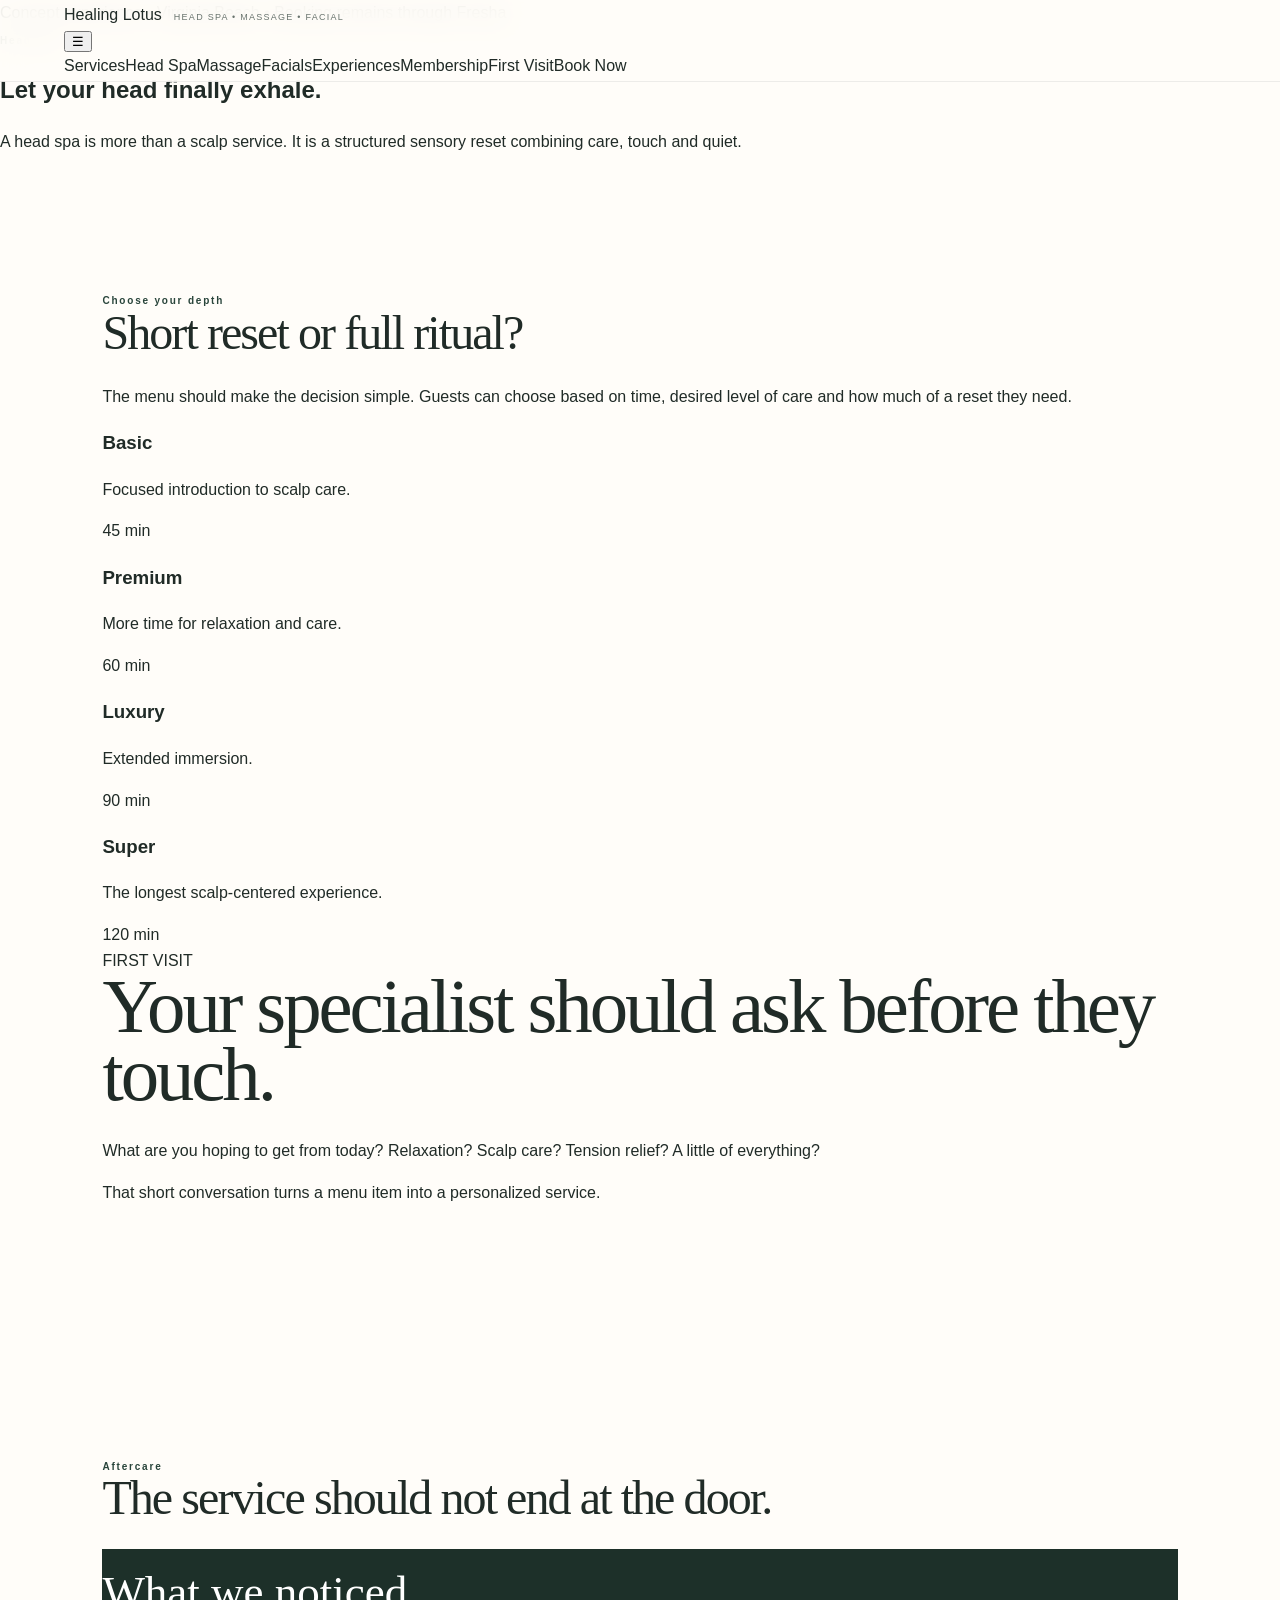
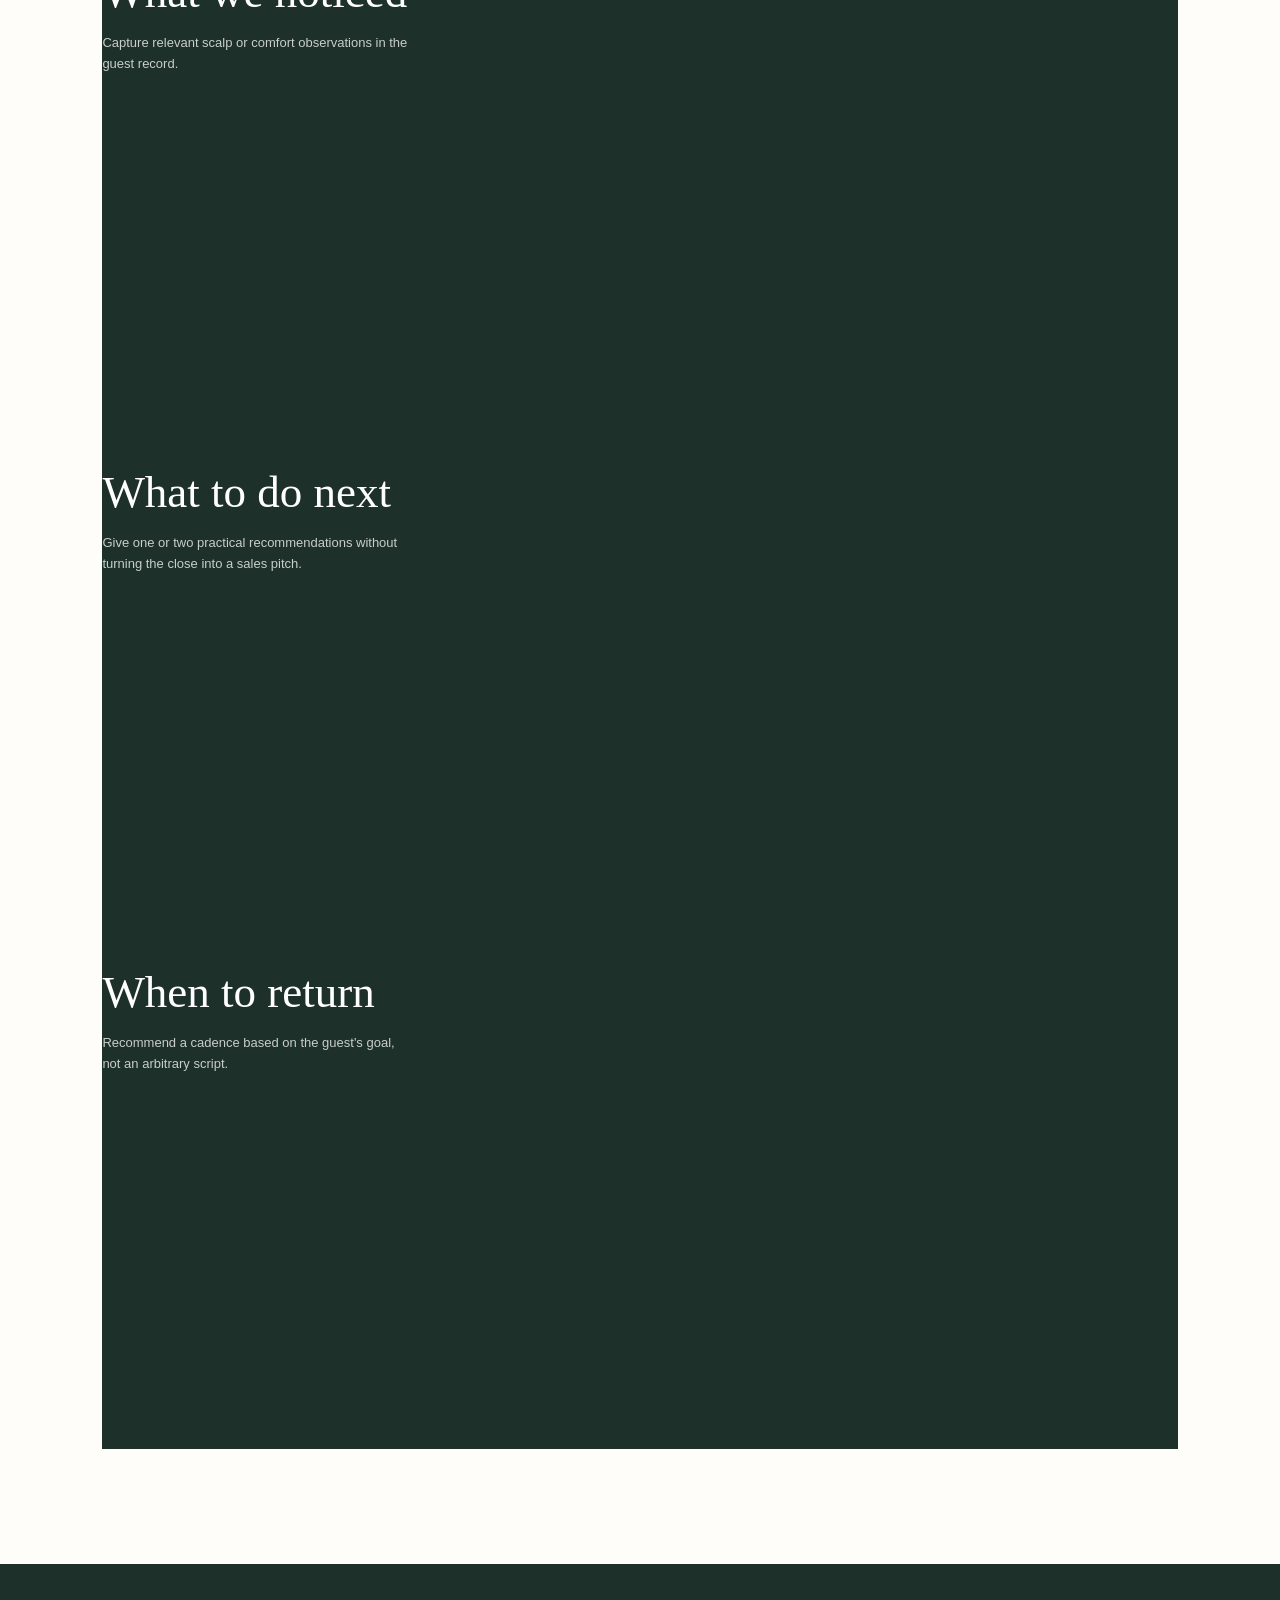
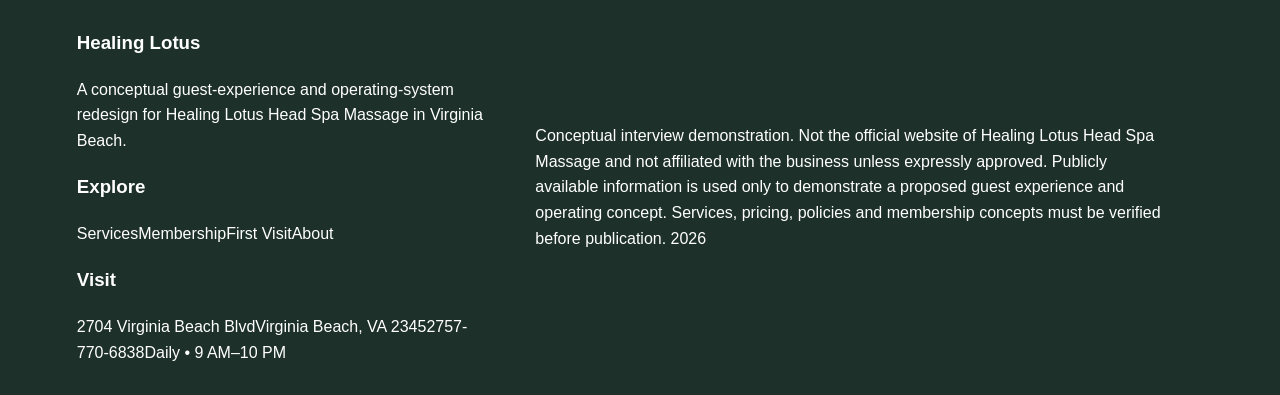
<file: website/head-spa.html>
<!doctype html><html lang="en"><head><meta charset="utf-8"><meta name="viewport" content="width=device-width,initial-scale=1"><meta name="description" content="Healing Lotus conceptual guest experience"><title>Head Spa | Healing Lotus</title><link rel="stylesheet" href="../css/styles.css"></head><body><div class="topbar">Concept experience • Virginia Beach • Booking remains through Fresha</div><nav class="nav"><div class="container nav-inner"><a class="brand" href="index.html">Healing Lotus<small>Head Spa • Massage • Facial</small></a><button class="menu" aria-label="Open menu">☰</button><div class="nav-links"><a href="services.html">Services</a><a href="head-spa.html">Head Spa</a><a href="massage.html">Massage</a><a href="facials.html">Facials</a><a href="experiences.html">Experiences</a><a href="membership.html">Membership</a><a href="first-visit.html">First Visit</a><a class="btn primary" href="#booking">Book Now</a></div></div></nav><main><section class="page-hero"><div class="container"><span class="eyebrow">Head Spa</span><h1>Let your head finally exhale.</h1><p>A head spa is more than a scalp service. It is a structured sensory reset combining care, touch and quiet.</p></div></section><section class="section"><div class="container split"><div><span class="eyebrow">Choose your depth</span><h2 style="font-family:var(--serif);font-weight:400;font-size:3rem">Short reset or full ritual?</h2><p>The menu should make the decision simple. Guests can choose based on time, desired level of care and how much of a reset they need.</p><div class="service-list"><div class="service-row"><div><h3>Basic</h3><p>Focused introduction to scalp care.</p></div><span class="price">45 min</span></div><div class="service-row"><div><h3>Premium</h3><p>More time for relaxation and care.</p></div><span class="price">60 min</span></div><div class="service-row"><div><h3>Luxury</h3><p>Extended immersion.</p></div><span class="price">90 min</span></div><div class="service-row"><div><h3>Super</h3><p>The longest scalp-centered experience.</p></div><span class="price">120 min</span></div></div></div><div class="panel"><span class="badge">FIRST VISIT</span><h2>Your specialist should ask before they touch.</h2><p>What are you hoping to get from today? Relaxation? Scalp care? Tension relief? A little of everything?</p><p>That short conversation turns a menu item into a personalized service.</p></div></div></section><section class="section alt"><div class="container"><span class="eyebrow">Aftercare</span><h2 style="font-family:var(--serif);font-weight:400;font-size:3rem">The service should not end at the door.</h2><div class="cards"><article class="card"><h3>What we noticed</h3><p>Capture relevant scalp or comfort observations in the guest record.</p></article><article class="card"><h3>What to do next</h3><p>Give one or two practical recommendations without turning the close into a sales pitch.</p></article><article class="card"><h3>When to return</h3><p>Recommend a cadence based on the guest's goal, not an arbitrary script.</p></article></div></div></section></main><footer class="footer"><div class="container footer-grid"><div><h3>Healing Lotus</h3><p>A conceptual guest-experience and operating-system redesign for Healing Lotus Head Spa Massage in Virginia Beach.</p></div><div><h3>Explore</h3><div class="footer-links"><a href="services.html">Services</a><a href="membership.html">Membership</a><a href="first-visit.html">First Visit</a><a href="about.html">About</a></div></div><div><h3>Visit</h3><div class="footer-links"><a href="contact.html">2704 Virginia Beach Blvd</a><span>Virginia Beach, VA 23452</span><span>757-770-6838</span><span>Daily • 9 AM–10 PM</span></div></div></div><div class="container disclaimer">Conceptual interview demonstration. Not the official website of Healing Lotus Head Spa Massage and not affiliated with the business unless expressly approved. Publicly available information is used only to demonstrate a proposed guest experience and operating concept. Services, pricing, policies and membership concepts must be verified before publication. <span data-year></span></div></footer><script src="../js/main.js"></script></body></html>
</file>
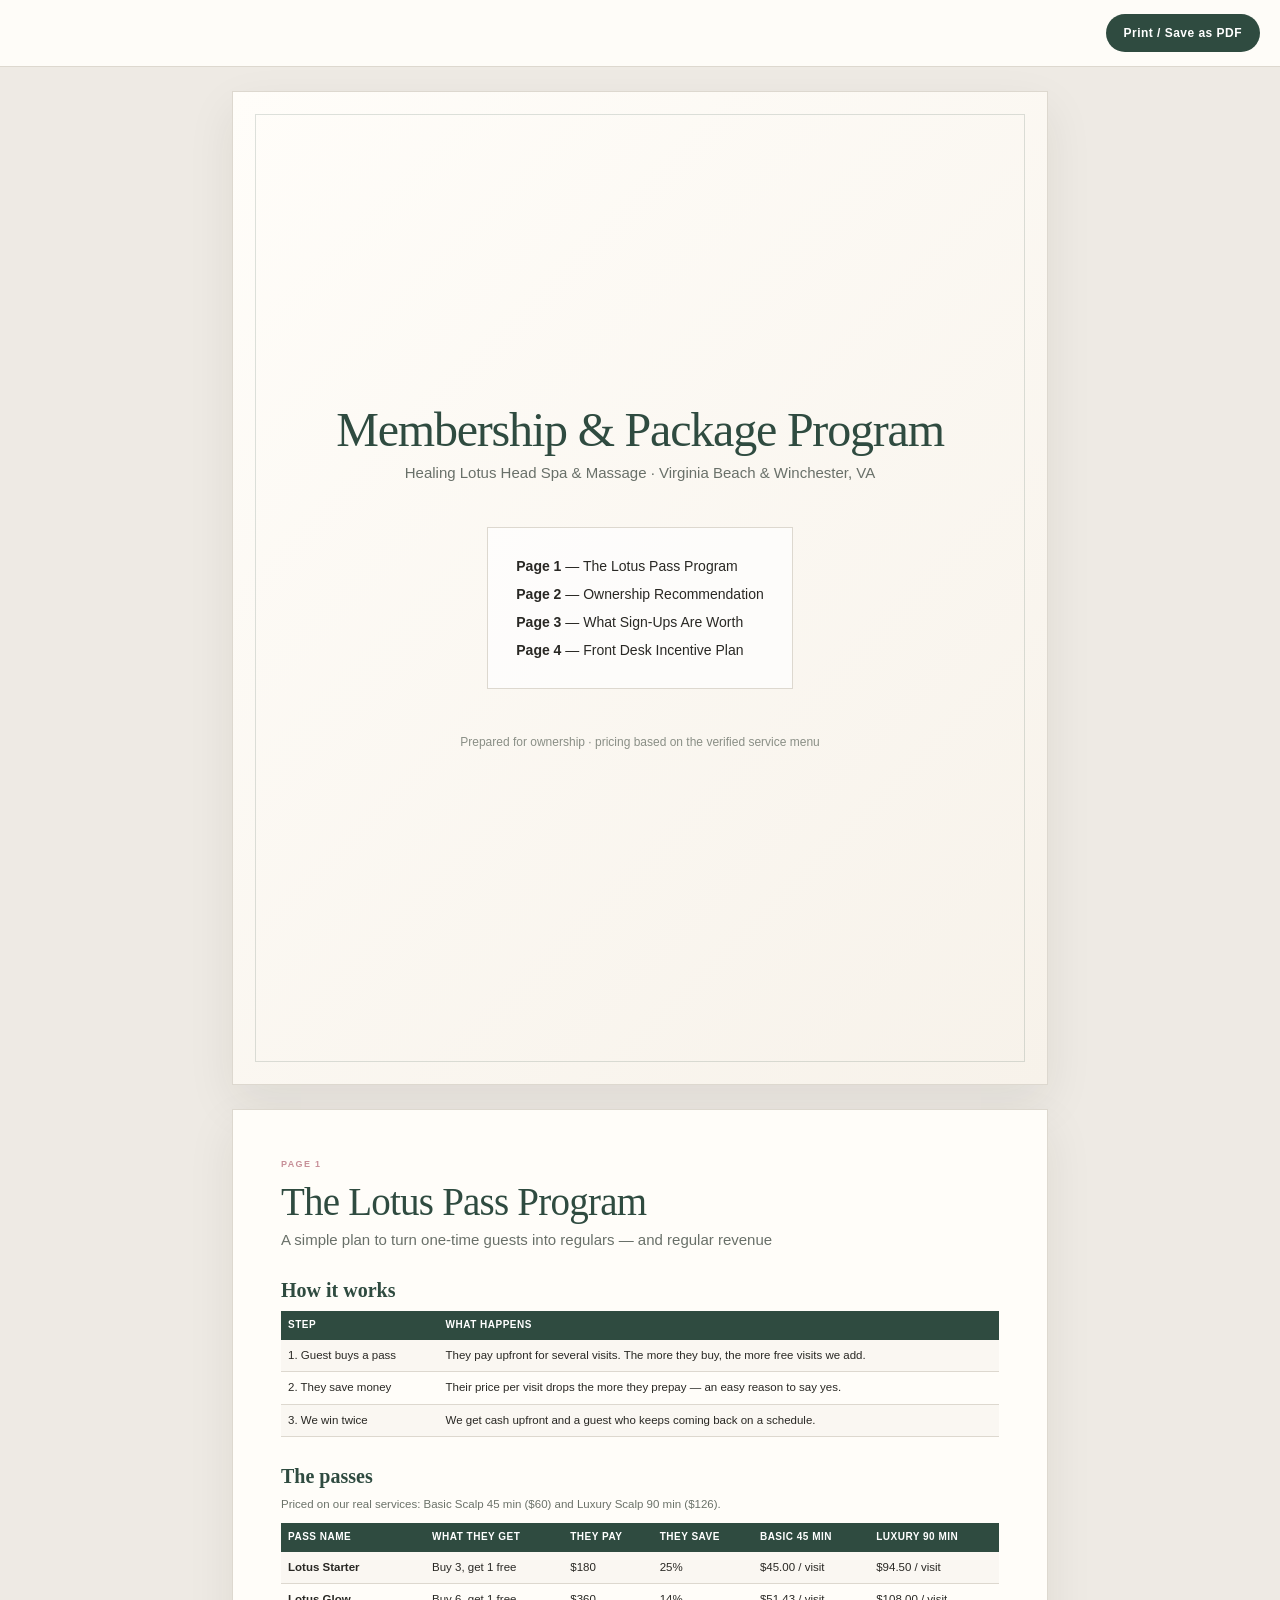
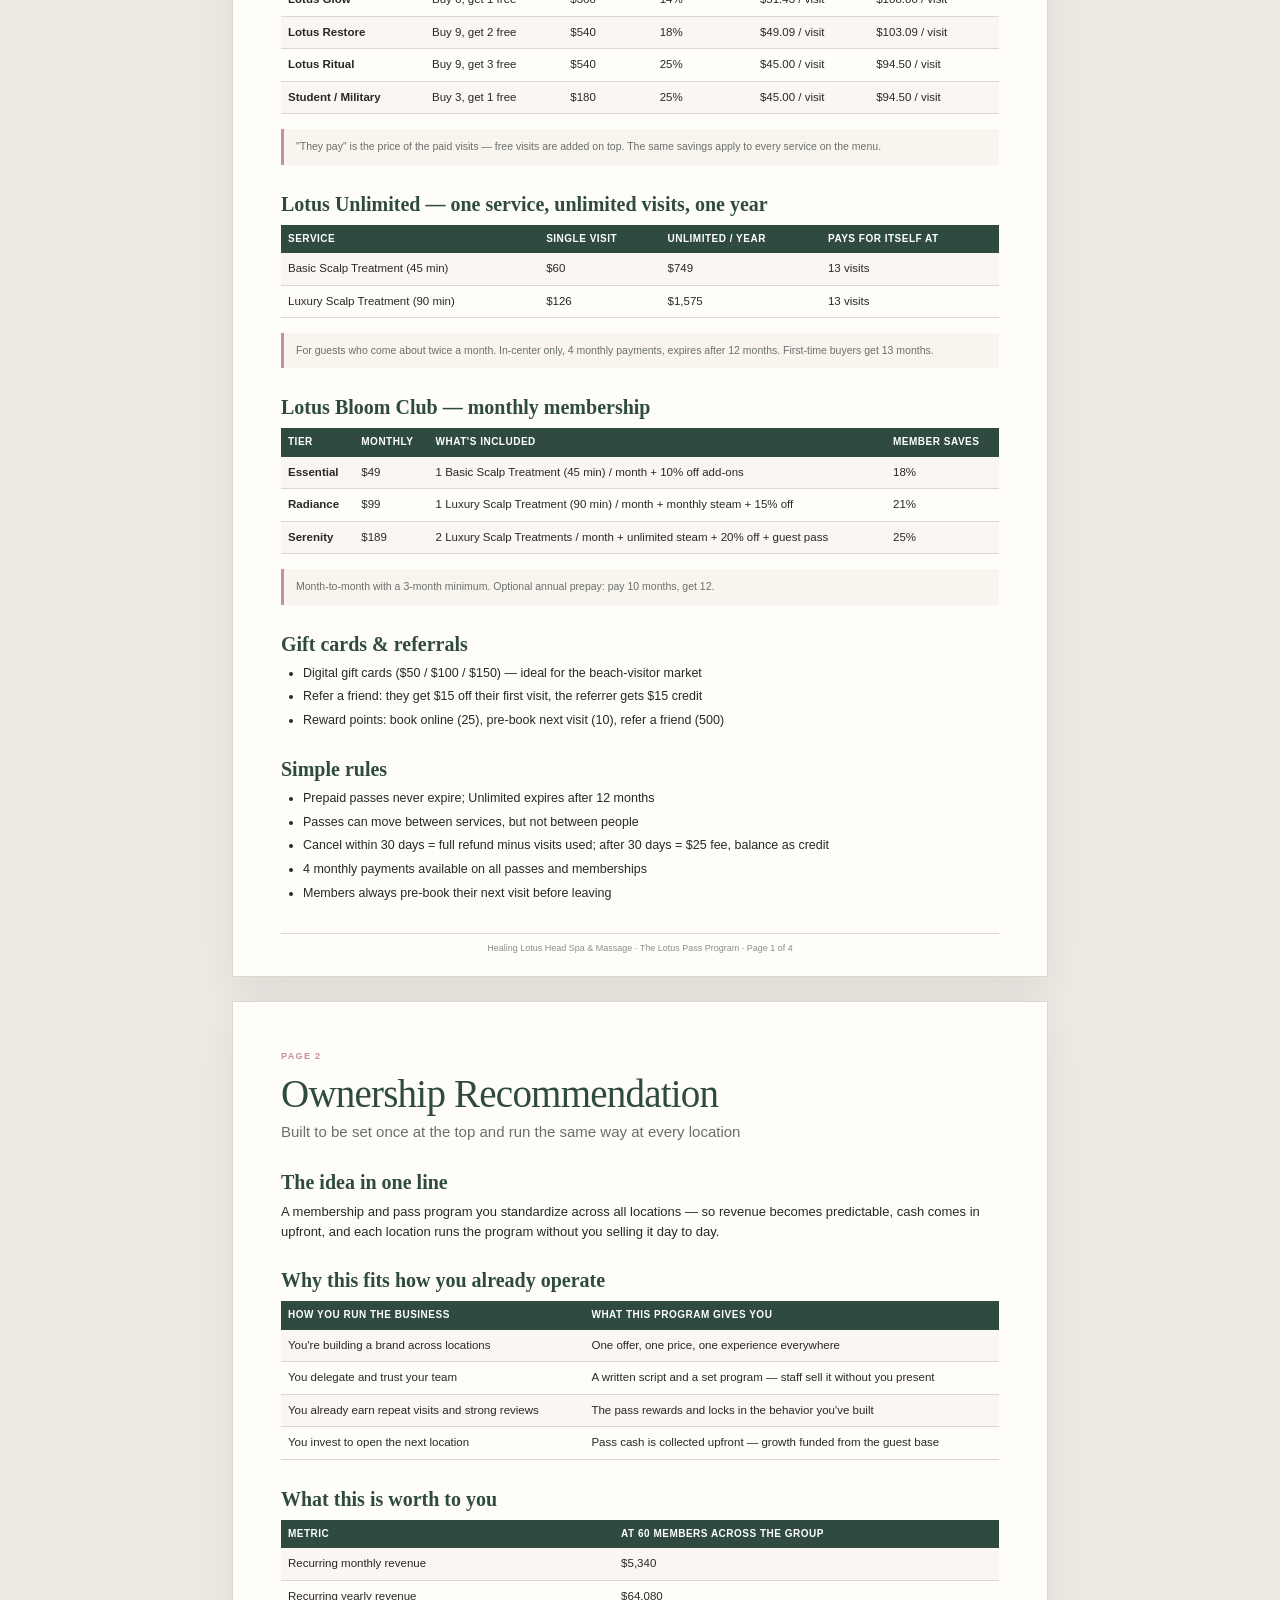
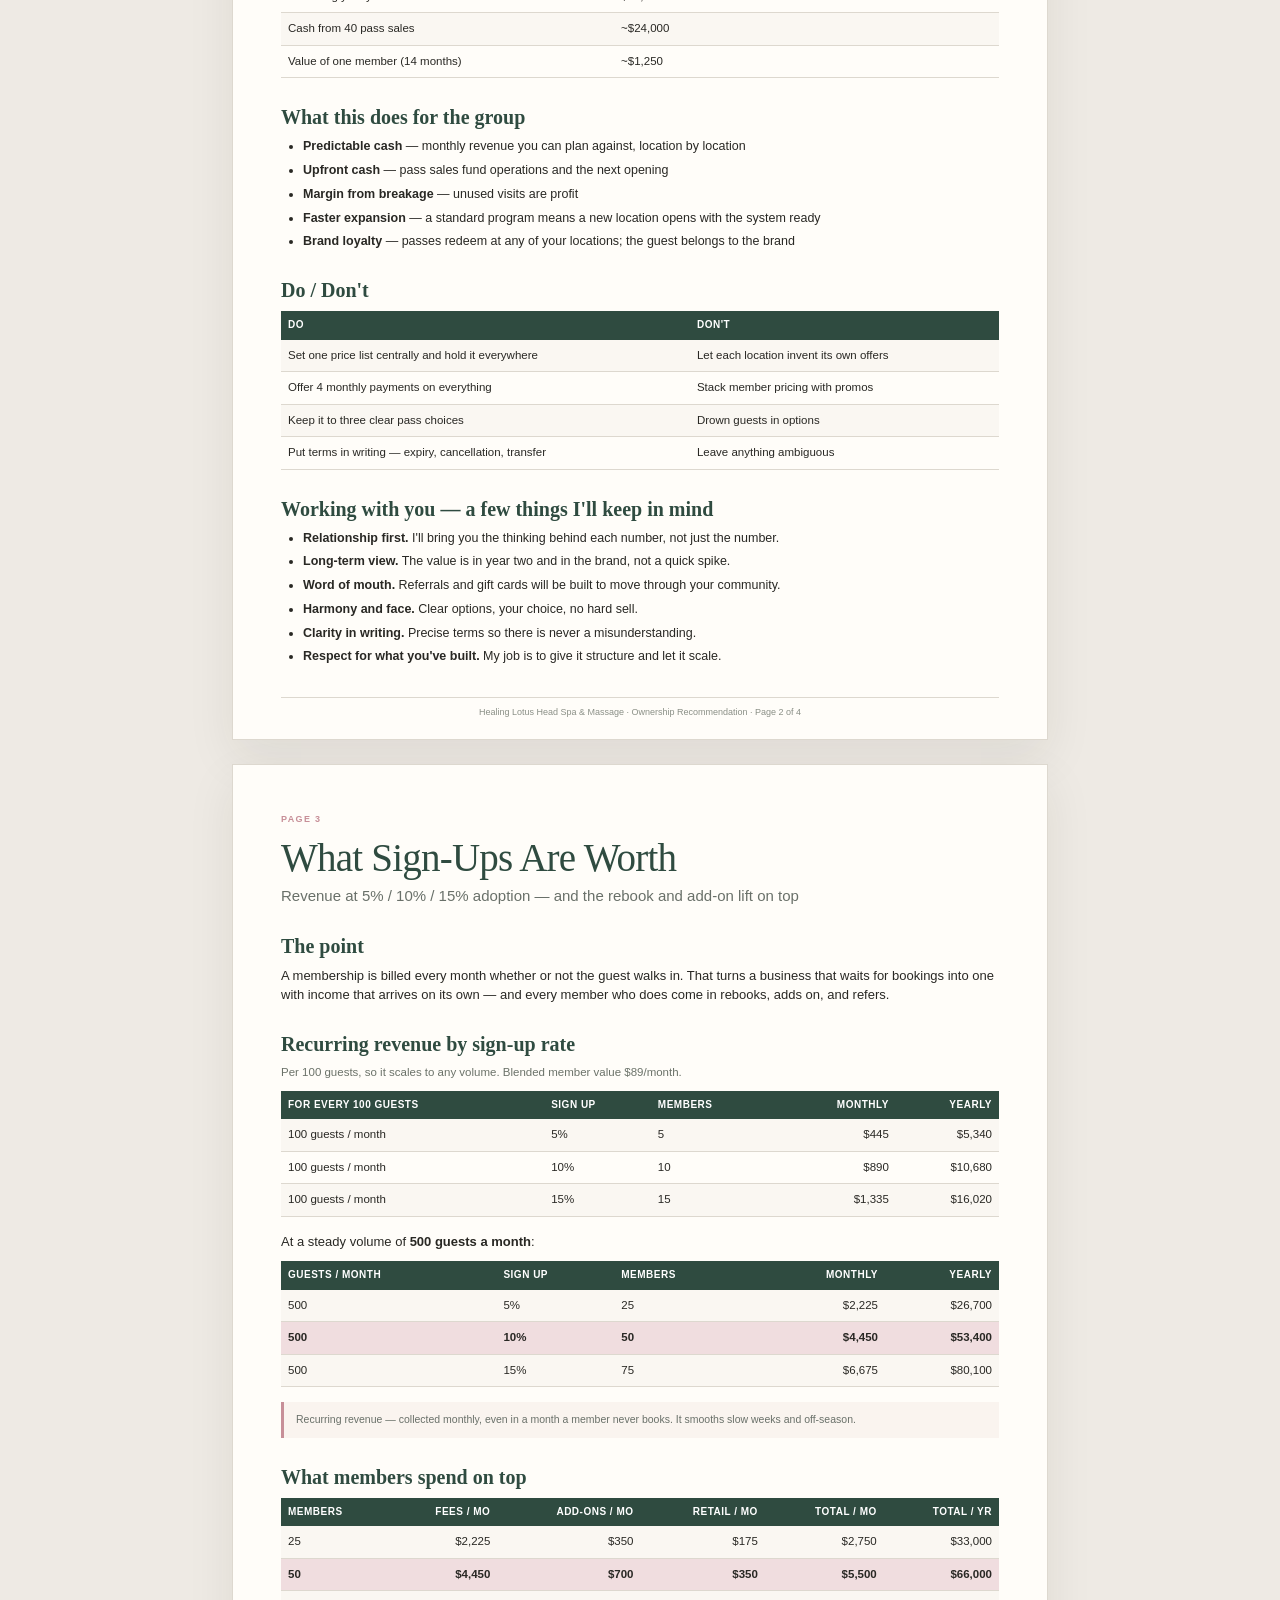
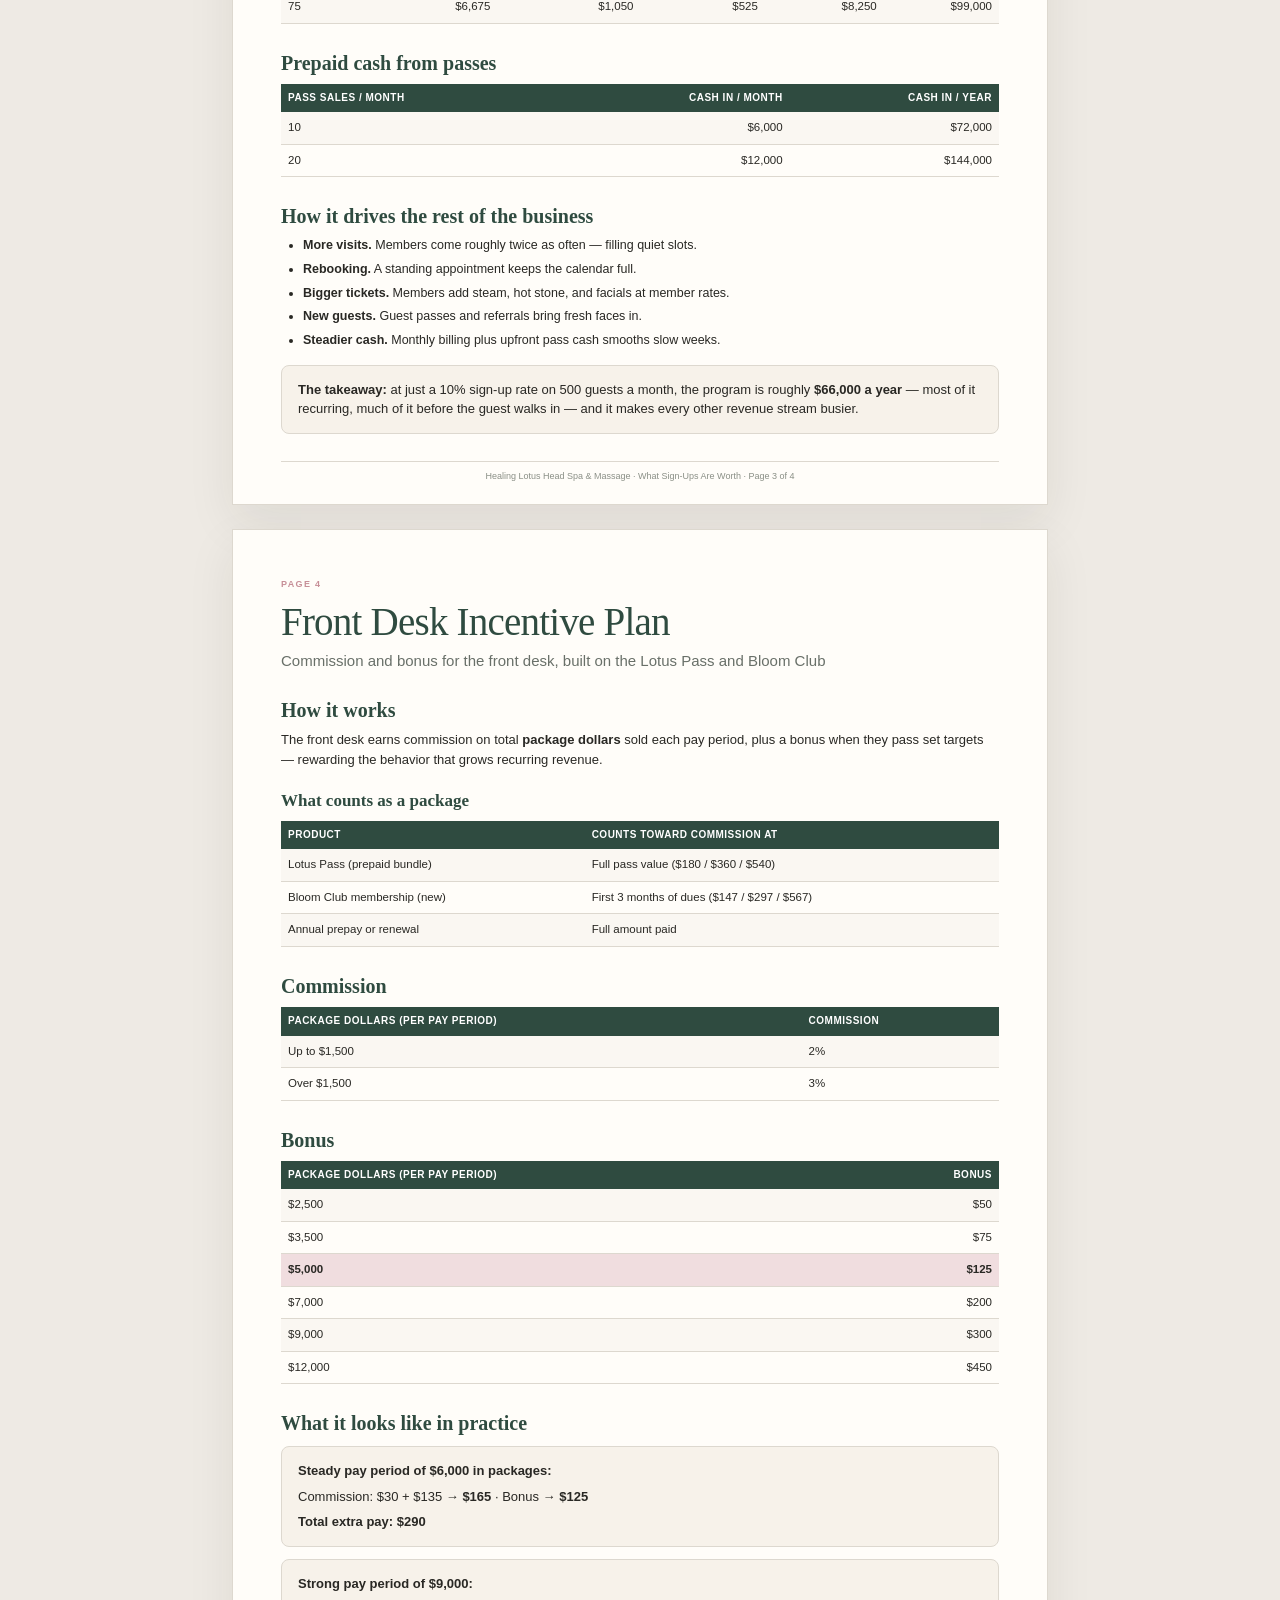
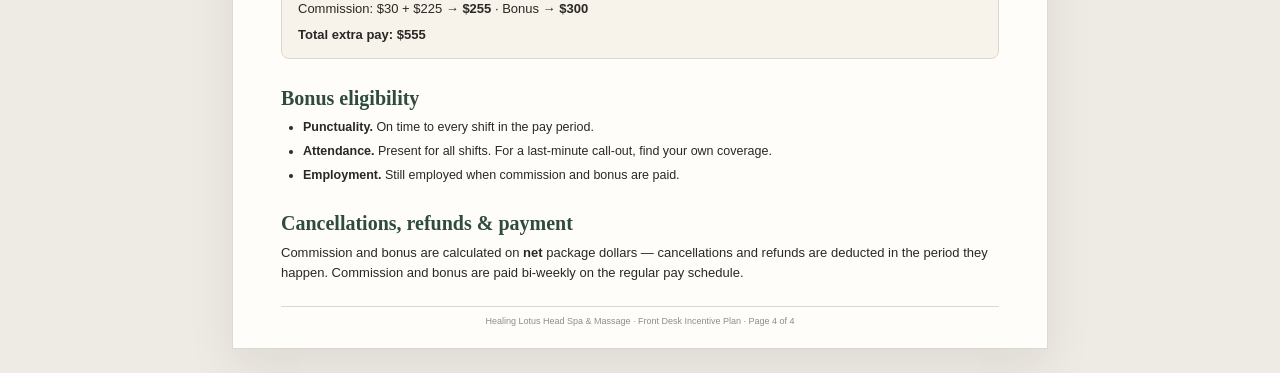
<file: website/lotus-pass-proposal.html>
<!doctype html>
<html lang="en">
<head>
<meta charset="utf-8">
<meta name="viewport" content="width=device-width, initial-scale=1">
<meta name="description" content="Healing Lotus Membership & Package Program proposal.">
<title>Lotus Pass Proposal | Healing Lotus Head Spa &amp; Massage</title>
<style>
  :root{
    --ink:#292824;
    --muted:#697069;
    --paper:#fffdf9;
    --cream:#f7f2ea;
    --green:#2f4b40;
    --green-2:#223b32;
    --rose:#c78f98;
    --rose-soft:#f0dddf;
    --line:#ddd8cf;
    --gold:#ad8f60;
    --white:#fff;
  }
  *{box-sizing:border-box}
  html{background:#eeeae4}
  body{margin:0;background:#eeeae4;color:var(--ink);font-family:Arial,Helvetica,sans-serif;font-size:14px;line-height:1.5}
  .toolbar{position:sticky;top:0;z-index:10;padding:14px 20px;background:rgba(255,253,249,.94);border-bottom:1px solid var(--line);backdrop-filter:blur(10px);display:flex;justify-content:flex-end}
  .printbtn{border:0;background:var(--green);color:#fff;padding:12px 18px;border-radius:999px;font-weight:700;font-size:12px;letter-spacing:.04em;cursor:pointer}
  .printbtn:hover{background:var(--green-2)}
  .doc{width:min(8.5in,calc(100% - 28px));margin:24px auto}
  .page{position:relative;min-height:10.35in;padding:48px 48px 58px;background:var(--paper);border:1px solid var(--line);box-shadow:0 18px 45px rgba(44,36,27,.08);margin-bottom:24px;break-after:page;page-break-after:always}
  .page:last-child{break-after:auto;page-break-after:auto}
  .cover{display:flex;flex-direction:column;justify-content:center;text-align:center;background:linear-gradient(135deg,var(--paper),var(--cream))}
  .cover::before{content:"";position:absolute;inset:22px;border:1px solid rgba(47,75,64,.16);pointer-events:none}
  .cover h1{margin:0 auto 10px;max-width:650px;font-family:Georgia,serif;font-size:48px;line-height:.95;font-weight:500;letter-spacing:-.025em;color:var(--green)}
  .cover .sub{margin:0;color:var(--muted);font-size:15px}
  .toc{max-width:460px;margin:42px auto 0;padding:24px 28px;text-align:left;background:rgba(255,255,255,.68);border:1px solid var(--line);font-size:14px;line-height:2}
  .pg{text-transform:uppercase;letter-spacing:.15em;font-size:9px;font-weight:700;color:var(--rose);margin-bottom:12px}
  h1{margin:0 0 8px;font-family:Georgia,serif;font-weight:500;font-size:39px;line-height:.98;letter-spacing:-.02em;color:var(--green)}
  h2{margin:28px 0 9px;font-family:Georgia,serif;font-size:20px;line-height:1.1;color:var(--green)}
  h3{margin:22px 0 8px;font-family:Georgia,serif;font-size:17px;line-height:1.15;color:var(--green)}
  p{margin:8px 0;font-size:13px}
  .lead{margin:0 0 12px;color:var(--muted);font-size:15px;line-height:1.45}
  table{width:100%;border-collapse:collapse;margin:10px 0 15px;font-size:11.5px;line-height:1.35}
  th{padding:8px 7px;text-align:left;background:var(--green);color:#fff;font-size:10px;line-height:1.25;text-transform:uppercase;letter-spacing:.05em}
  td{padding:8px 7px;border-bottom:1px solid var(--line);vertical-align:top}
  tr:nth-child(even) td{background:#faf7f2}
  tr.hl td{background:var(--rose-soft);font-weight:700}
  .r{text-align:right}
  ul{margin:8px 0 15px;padding-left:22px;font-size:12.5px}
  li{margin:5px 0}
  .note{padding:10px 12px;margin:12px 0 16px;border-left:3px solid var(--rose);background:#faf4ef;color:var(--muted);font-size:10.5px;line-height:1.45}
  .box{padding:14px 16px;margin:12px 0;background:var(--cream);border:1px solid var(--line);border-radius:8px}
  .footer{position:absolute;left:48px;right:48px;bottom:20px;padding-top:8px;border-top:1px solid var(--line);text-align:center;color:#8a8f86;font-size:9px}
  @media(max-width:800px){
    .doc{width:calc(100% - 16px);margin:12px auto}
    .page{min-height:auto;padding:30px 24px 60px}
    .footer{position:static;margin-top:24px}
    .cover::before{inset:14px}
    .cover h1{font-size:38px}
    table{font-size:10px}
    th{font-size:8.5px}
    td,th{padding:6px 5px}
    .toc{font-size:12px}
  }
  @media print{
    @page{size:letter;margin:0}
    html,body{background:#fff}
    body{font-size:12px}
    .toolbar{display:none!important}
    .doc{width:auto;margin:0}
    .page{width:8.5in;height:11in;min-height:11in;margin:0;border:0;box-shadow:none;padding:48px 48px 58px;overflow:hidden}
  }
</style>
</head>
<body>
<div class="toolbar"><button class="printbtn" type="button" onclick="window.print()">Print / Save as PDF</button></div>

<div class="doc">
<section class="page cover">
<h1>Membership &amp; Package Program</h1>
<p class="sub">Healing Lotus Head Spa &amp; Massage · Virginia Beach &amp; Winchester, VA</p>
<div class="toc">
<b>Page 1</b> — The Lotus Pass Program<br>
<b>Page 2</b> — Ownership Recommendation<br>
<b>Page 3</b> — What Sign-Ups Are Worth<br>
<b>Page 4</b> — Front Desk Incentive Plan
</div>
<p style="text-align:center;font-size:12px;color:#8a8f86;margin-top:44px">Prepared for ownership · pricing based on the verified service menu</p>
</section>

<section class="page">
<div class="pg">Page 1</div>
<h1>The Lotus Pass Program</h1>
<p class="lead">A simple plan to turn one-time guests into regulars — and regular revenue</p>
<h2>How it works</h2>
<table><tbody><tr><th>Step</th><th>What happens</th></tr>
<tr><td>1. Guest buys a pass</td><td>They pay upfront for several visits. The more they buy, the more free visits we add.</td></tr>
<tr><td>2. They save money</td><td>Their price per visit drops the more they prepay — an easy reason to say yes.</td></tr>
<tr><td>3. We win twice</td><td>We get cash upfront and a guest who keeps coming back on a schedule.</td></tr></tbody></table>

<h2>The passes</h2>
<p style="font-size:11.5px;color:#6b7269">Priced on our real services: Basic Scalp 45 min ($60) and Luxury Scalp 90 min ($126).</p>
<table><tbody><tr><th>Pass name</th><th>What they get</th><th>They pay</th><th>They save</th><th>Basic 45 min</th><th>Luxury 90 min</th></tr>
<tr><td><b>Lotus Starter</b></td><td>Buy 3, get 1 free</td><td>$180</td><td>25%</td><td>$45.00 / visit</td><td>$94.50 / visit</td></tr>
<tr><td><b>Lotus Glow</b></td><td>Buy 6, get 1 free</td><td>$360</td><td>14%</td><td>$51.43 / visit</td><td>$108.00 / visit</td></tr>
<tr><td><b>Lotus Restore</b></td><td>Buy 9, get 2 free</td><td>$540</td><td>18%</td><td>$49.09 / visit</td><td>$103.09 / visit</td></tr>
<tr><td><b>Lotus Ritual</b></td><td>Buy 9, get 3 free</td><td>$540</td><td>25%</td><td>$45.00 / visit</td><td>$94.50 / visit</td></tr>
<tr><td><b>Student / Military</b></td><td>Buy 3, get 1 free</td><td>$180</td><td>25%</td><td>$45.00 / visit</td><td>$94.50 / visit</td></tr>
</tbody></table>
<div class="note">"They pay" is the price of the paid visits — free visits are added on top. The same savings apply to every service on the menu.</div>

<h2>Lotus Unlimited — one service, unlimited visits, one year</h2>
<table><tbody><tr><th>Service</th><th>Single visit</th><th>Unlimited / year</th><th>Pays for itself at</th></tr>
<tr><td>Basic Scalp Treatment (45 min)</td><td>$60</td><td>$749</td><td>13 visits</td></tr>
<tr><td>Luxury Scalp Treatment (90 min)</td><td>$126</td><td>$1,575</td><td>13 visits</td></tr>
</tbody></table>
<div class="note">For guests who come about twice a month. In-center only, 4 monthly payments, expires after 12 months. First-time buyers get 13 months.</div>

<h2>Lotus Bloom Club — monthly membership</h2>
<table><tbody><tr><th>Tier</th><th>Monthly</th><th>What's included</th><th>Member saves</th></tr>
<tr><td><b>Essential</b></td><td>$49</td><td>1 Basic Scalp Treatment (45 min) / month + 10% off add-ons</td><td>18%</td></tr>
<tr><td><b>Radiance</b></td><td>$99</td><td>1 Luxury Scalp Treatment (90 min) / month + monthly steam + 15% off</td><td>21%</td></tr>
<tr><td><b>Serenity</b></td><td>$189</td><td>2 Luxury Scalp Treatments / month + unlimited steam + 20% off + guest pass</td><td>25%</td></tr>
</tbody></table>
<div class="note">Month-to-month with a 3-month minimum. Optional annual prepay: pay 10 months, get 12.</div>

<h2>Gift cards &amp; referrals</h2>
<ul><li>Digital gift cards ($50 / $100 / $150) — ideal for the beach-visitor market</li><li>Refer a friend: they get $15 off their first visit, the referrer gets $15 credit</li><li>Reward points: book online (25), pre-book next visit (10), refer a friend (500)</li></ul>

<h2>Simple rules</h2>
<ul><li>Prepaid passes never expire; Unlimited expires after 12 months</li><li>Passes can move between services, but not between people</li><li>Cancel within 30 days = full refund minus visits used; after 30 days = $25 fee, balance as credit</li><li>4 monthly payments available on all passes and memberships</li><li>Members always pre-book their next visit before leaving</li></ul>
<div class="footer">Healing Lotus Head Spa &amp; Massage · The Lotus Pass Program · Page 1 of 4</div>
</section>

<section class="page">
<div class="pg">Page 2</div>
<h1>Ownership Recommendation</h1>
<p class="lead">Built to be set once at the top and run the same way at every location</p>
<h2>The idea in one line</h2>
<p>A membership and pass program you standardize across all locations — so revenue becomes predictable, cash comes in upfront, and each location runs the program without you selling it day to day.</p>
<h2>Why this fits how you already operate</h2>
<table><tbody><tr><th>How you run the business</th><th>What this program gives you</th></tr>
<tr><td>You're building a brand across locations</td><td>One offer, one price, one experience everywhere</td></tr>
<tr><td>You delegate and trust your team</td><td>A written script and a set program — staff sell it without you present</td></tr>
<tr><td>You already earn repeat visits and strong reviews</td><td>The pass rewards and locks in the behavior you've built</td></tr>
<tr><td>You invest to open the next location</td><td>Pass cash is collected upfront — growth funded from the guest base</td></tr></tbody></table>
<h2>What this is worth to you</h2>
<table><tbody><tr><th>Metric</th><th>At 60 members across the group</th></tr>
<tr><td>Recurring monthly revenue</td><td>$5,340</td></tr><tr><td>Recurring yearly revenue</td><td>$64,080</td></tr><tr><td>Cash from 40 pass sales</td><td>~$24,000</td></tr><tr><td>Value of one member (14 months)</td><td>~$1,250</td></tr></tbody></table>
<h2>What this does for the group</h2>
<ul><li><b>Predictable cash</b> — monthly revenue you can plan against, location by location</li><li><b>Upfront cash</b> — pass sales fund operations and the next opening</li><li><b>Margin from breakage</b> — unused visits are profit</li><li><b>Faster expansion</b> — a standard program means a new location opens with the system ready</li><li><b>Brand loyalty</b> — passes redeem at any of your locations; the guest belongs to the brand</li></ul>
<h2>Do / Don't</h2>
<table><tbody><tr><th>Do</th><th>Don't</th></tr><tr><td>Set one price list centrally and hold it everywhere</td><td>Let each location invent its own offers</td></tr><tr><td>Offer 4 monthly payments on everything</td><td>Stack member pricing with promos</td></tr><tr><td>Keep it to three clear pass choices</td><td>Drown guests in options</td></tr><tr><td>Put terms in writing — expiry, cancellation, transfer</td><td>Leave anything ambiguous</td></tr></tbody></table>
<h2>Working with you — a few things I'll keep in mind</h2>
<ul><li><b>Relationship first.</b> I'll bring you the thinking behind each number, not just the number.</li><li><b>Long-term view.</b> The value is in year two and in the brand, not a quick spike.</li><li><b>Word of mouth.</b> Referrals and gift cards will be built to move through your community.</li><li><b>Harmony and face.</b> Clear options, your choice, no hard sell.</li><li><b>Clarity in writing.</b> Precise terms so there is never a misunderstanding.</li><li><b>Respect for what you've built.</b> My job is to give it structure and let it scale.</li></ul>
<div class="footer">Healing Lotus Head Spa &amp; Massage · Ownership Recommendation · Page 2 of 4</div>
</section>

<section class="page">
<div class="pg">Page 3</div>
<h1>What Sign-Ups Are Worth</h1>
<p class="lead">Revenue at 5% / 10% / 15% adoption — and the rebook and add-on lift on top</p>
<h2>The point</h2>
<p>A membership is billed every month whether or not the guest walks in. That turns a business that waits for bookings into one with income that arrives on its own — and every member who does come in rebooks, adds on, and refers.</p>
<h2>Recurring revenue by sign-up rate</h2>
<p style="font-size:11.5px;color:#6b7269">Per 100 guests, so it scales to any volume. Blended member value $89/month.</p>
<table><tbody><tr><th>For every 100 guests</th><th>Sign up</th><th>Members</th><th class="r">Monthly</th><th class="r">Yearly</th></tr><tr><td>100 guests / month</td><td>5%</td><td>5</td><td class="r">$445</td><td class="r">$5,340</td></tr><tr><td>100 guests / month</td><td>10%</td><td>10</td><td class="r">$890</td><td class="r">$10,680</td></tr><tr><td>100 guests / month</td><td>15%</td><td>15</td><td class="r">$1,335</td><td class="r">$16,020</td></tr></tbody></table>
<p style="margin-top:12px">At a steady volume of <b>500 guests a month</b>:</p>
<table><tbody><tr><th>Guests / month</th><th>Sign up</th><th>Members</th><th class="r">Monthly</th><th class="r">Yearly</th></tr><tr><td>500</td><td>5%</td><td>25</td><td class="r">$2,225</td><td class="r">$26,700</td></tr><tr class="hl"><td>500</td><td>10%</td><td>50</td><td class="r">$4,450</td><td class="r">$53,400</td></tr><tr><td>500</td><td>15%</td><td>75</td><td class="r">$6,675</td><td class="r">$80,100</td></tr></tbody></table>
<div class="note">Recurring revenue — collected monthly, even in a month a member never books. It smooths slow weeks and off-season.</div>
<h2>What members spend on top</h2>
<table><tbody><tr><th>Members</th><th class="r">Fees / mo</th><th class="r">Add-ons / mo</th><th class="r">Retail / mo</th><th class="r">Total / mo</th><th class="r">Total / yr</th></tr><tr><td>25</td><td class="r">$2,225</td><td class="r">$350</td><td class="r">$175</td><td class="r">$2,750</td><td class="r">$33,000</td></tr><tr class="hl"><td>50</td><td class="r">$4,450</td><td class="r">$700</td><td class="r">$350</td><td class="r">$5,500</td><td class="r">$66,000</td></tr><tr><td>75</td><td class="r">$6,675</td><td class="r">$1,050</td><td class="r">$525</td><td class="r">$8,250</td><td class="r">$99,000</td></tr></tbody></table>
<h2>Prepaid cash from passes</h2>
<table><tbody><tr><th>Pass sales / month</th><th class="r">Cash in / month</th><th class="r">Cash in / year</th></tr><tr><td>10</td><td class="r">$6,000</td><td class="r">$72,000</td></tr><tr><td>20</td><td class="r">$12,000</td><td class="r">$144,000</td></tr></tbody></table>
<h2>How it drives the rest of the business</h2>
<ul><li><b>More visits.</b> Members come roughly twice as often — filling quiet slots.</li><li><b>Rebooking.</b> A standing appointment keeps the calendar full.</li><li><b>Bigger tickets.</b> Members add steam, hot stone, and facials at member rates.</li><li><b>New guests.</b> Guest passes and referrals bring fresh faces in.</li><li><b>Steadier cash.</b> Monthly billing plus upfront pass cash smooths slow weeks.</li></ul>
<div class="box"><p style="margin:0"><b>The takeaway:</b> at just a 10% sign-up rate on 500 guests a month, the program is roughly <b>$66,000 a year</b> — most of it recurring, much of it before the guest walks in — and it makes every other revenue stream busier.</p></div>
<div class="footer">Healing Lotus Head Spa &amp; Massage · What Sign-Ups Are Worth · Page 3 of 4</div>
</section>

<section class="page">
<div class="pg">Page 4</div>
<h1>Front Desk Incentive Plan</h1>
<p class="lead">Commission and bonus for the front desk, built on the Lotus Pass and Bloom Club</p>
<h2>How it works</h2>
<p>The front desk earns commission on total <b>package dollars</b> sold each pay period, plus a bonus when they pass set targets — rewarding the behavior that grows recurring revenue.</p>
<h3>What counts as a package</h3>
<table><tbody><tr><th>Product</th><th>Counts toward commission at</th></tr><tr><td>Lotus Pass (prepaid bundle)</td><td>Full pass value ($180 / $360 / $540)</td></tr><tr><td>Bloom Club membership (new)</td><td>First 3 months of dues ($147 / $297 / $567)</td></tr><tr><td>Annual prepay or renewal</td><td>Full amount paid</td></tr></tbody></table>
<h2>Commission</h2>
<table><tbody><tr><th>Package dollars (per pay period)</th><th>Commission</th></tr><tr><td>Up to $1,500</td><td>2%</td></tr><tr><td>Over $1,500</td><td>3%</td></tr></tbody></table>
<h2>Bonus</h2>
<table><tbody><tr><th>Package dollars (per pay period)</th><th class="r">Bonus</th></tr><tr><td>$2,500</td><td class="r">$50</td></tr><tr><td>$3,500</td><td class="r">$75</td></tr><tr class="hl"><td>$5,000</td><td class="r">$125</td></tr><tr><td>$7,000</td><td class="r">$200</td></tr><tr><td>$9,000</td><td class="r">$300</td></tr><tr><td>$12,000</td><td class="r">$450</td></tr></tbody></table>
<h2>What it looks like in practice</h2>
<div class="box"><p style="margin:0 0 6px"><b>Steady pay period of $6,000 in packages:</b></p><p style="margin:2px 0">Commission: $30 + $135 → <b>$165</b> · Bonus → <b>$125</b></p><p style="margin:6px 0 0"><b>Total extra pay: $290</b></p></div>
<div class="box"><p style="margin:0 0 6px"><b>Strong pay period of $9,000:</b></p><p style="margin:2px 0">Commission: $30 + $225 → <b>$255</b> · Bonus → <b>$300</b></p><p style="margin:6px 0 0"><b>Total extra pay: $555</b></p></div>
<h2>Bonus eligibility</h2>
<ul><li><b>Punctuality.</b> On time to every shift in the pay period.</li><li><b>Attendance.</b> Present for all shifts. For a last-minute call-out, find your own coverage.</li><li><b>Employment.</b> Still employed when commission and bonus are paid.</li></ul>
<h2>Cancellations, refunds &amp; payment</h2>
<p>Commission and bonus are calculated on <b>net</b> package dollars — cancellations and refunds are deducted in the period they happen. Commission and bonus are paid bi-weekly on the regular pay schedule.</p>
<div class="footer">Healing Lotus Head Spa &amp; Massage · Front Desk Incentive Plan · Page 4 of 4</div>
</section>
</div>
<script>document.querySelector('.printbtn').addEventListener('click',()=>window.print());</script>
</body>
</html>
</file>
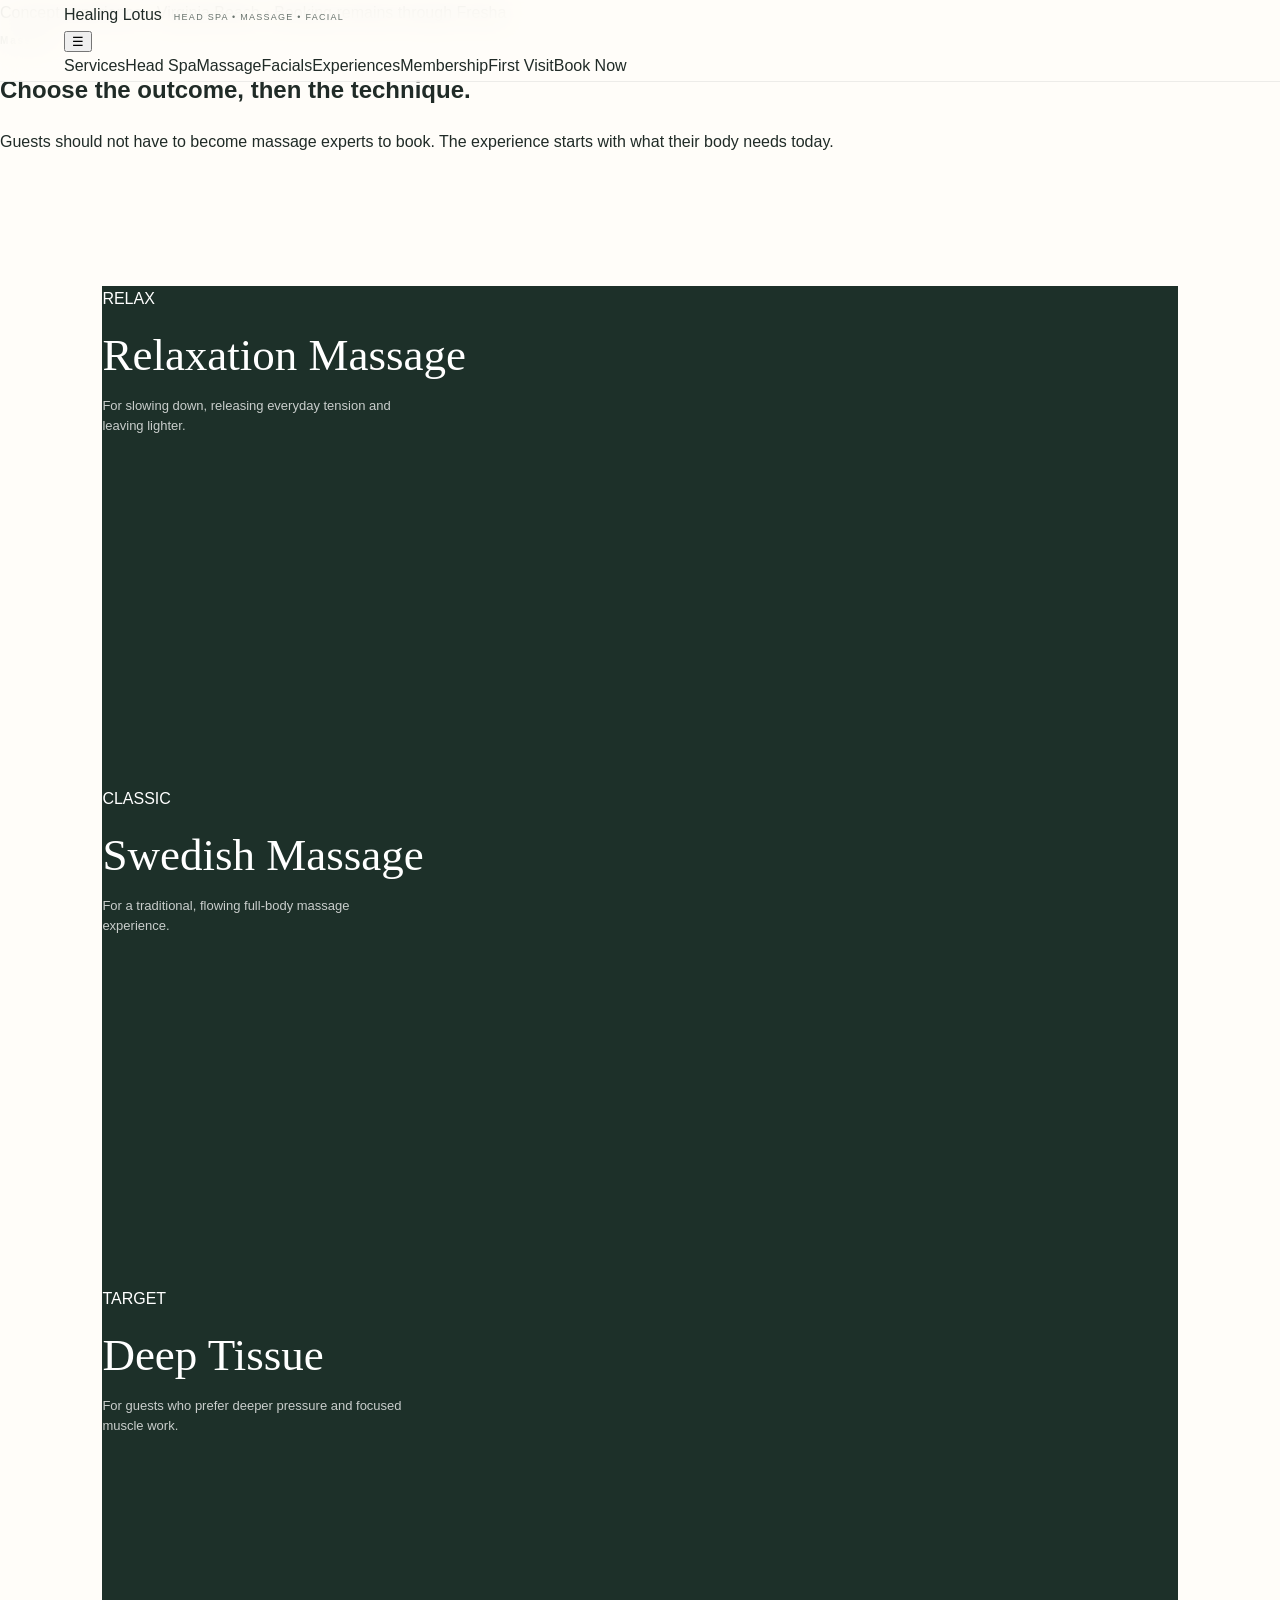
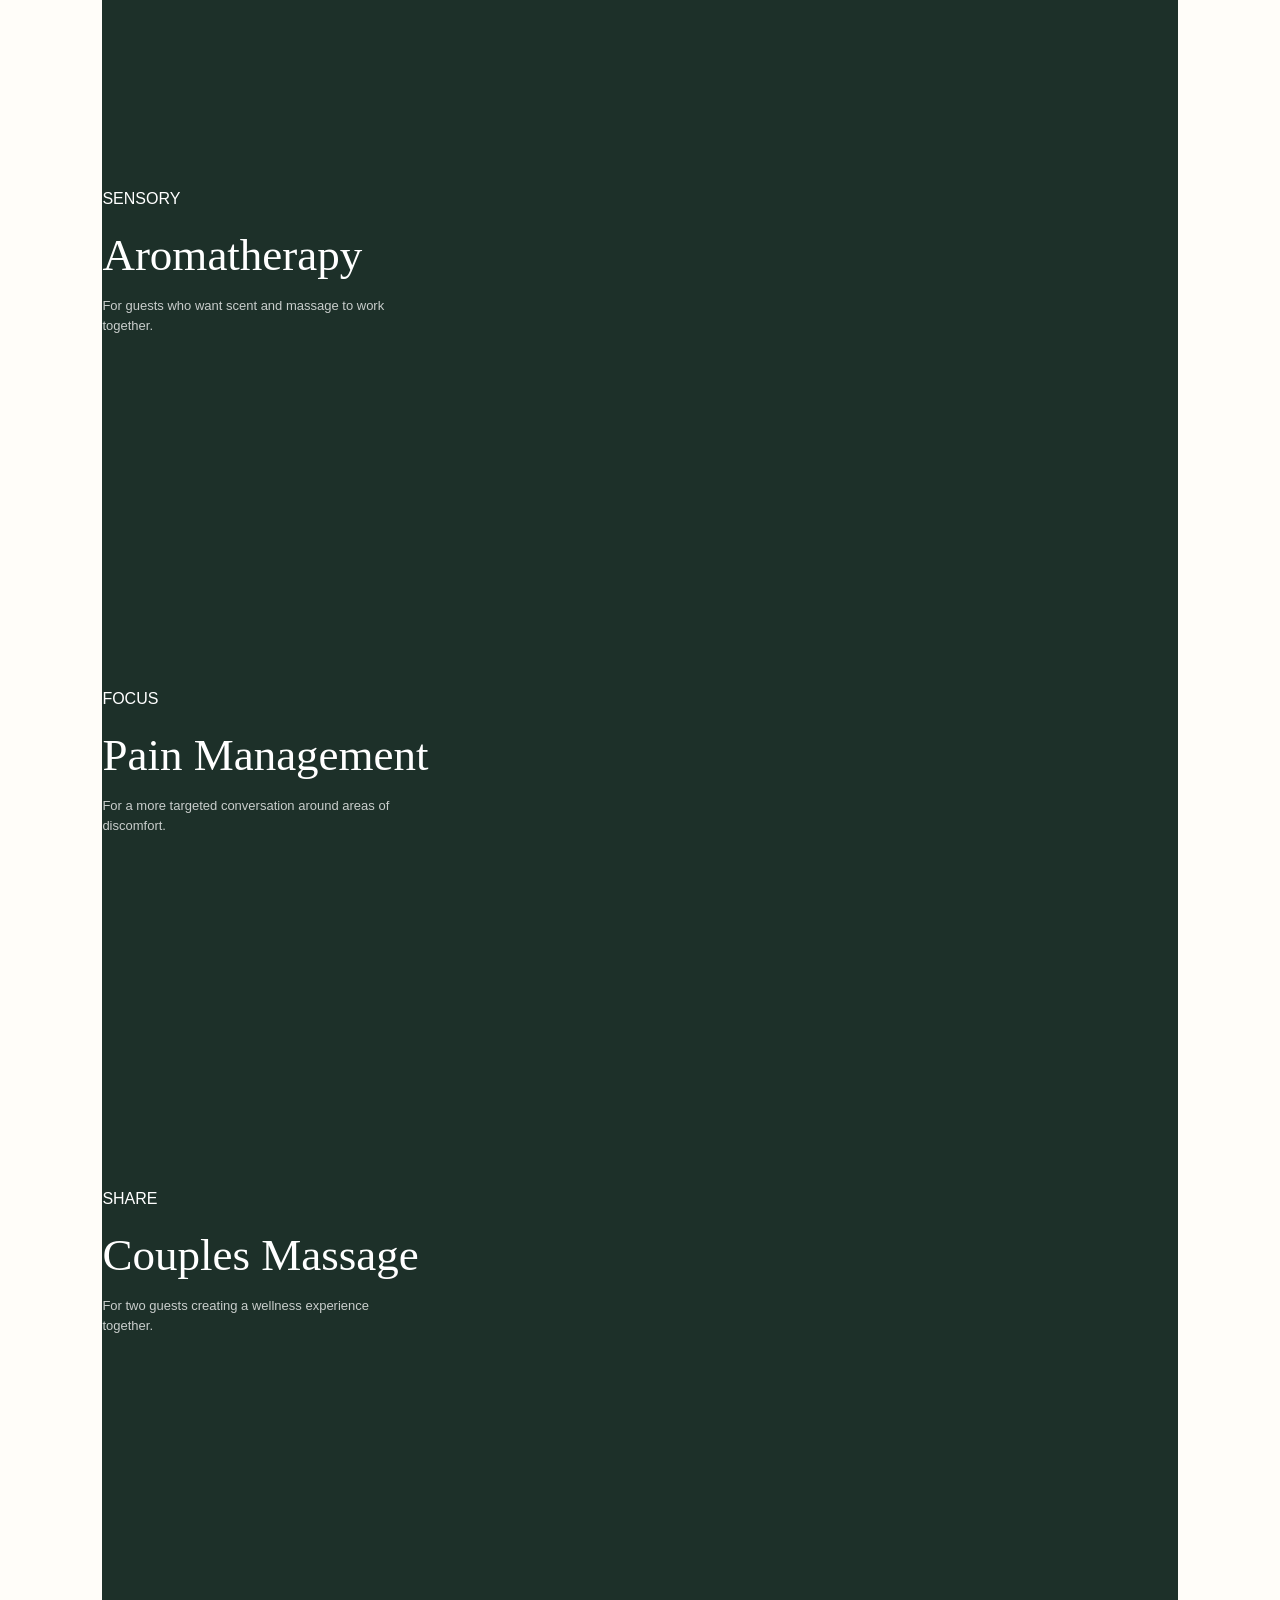
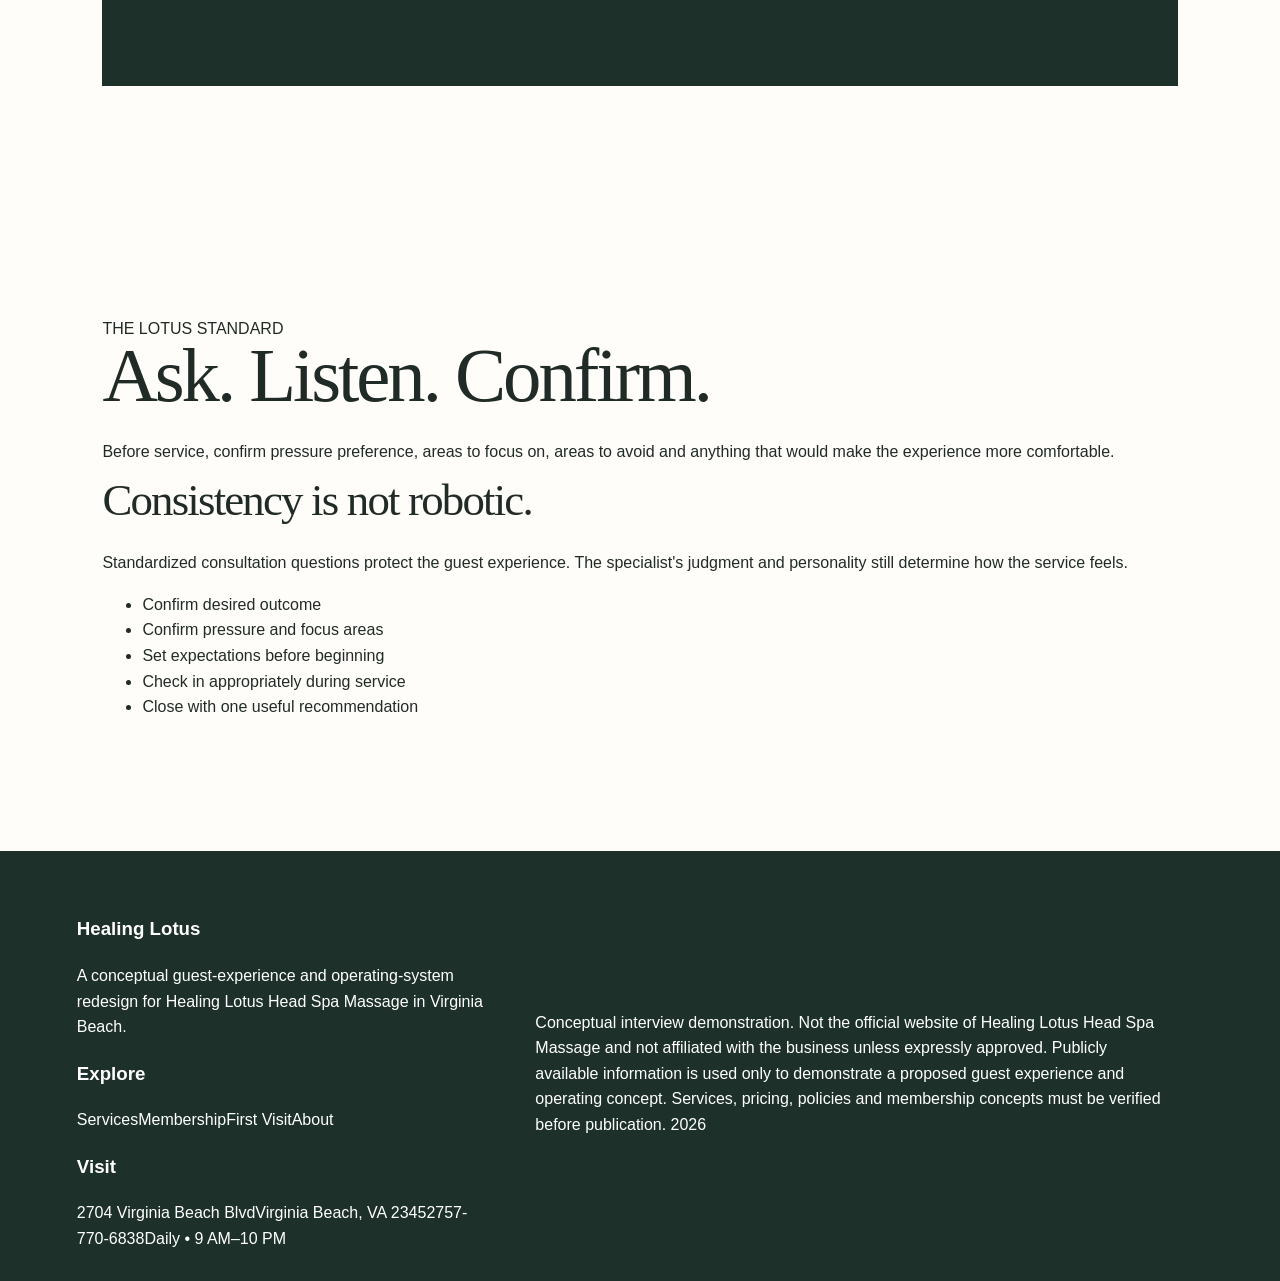
<file: website/massage.html>
<!doctype html><html lang="en"><head><meta charset="utf-8"><meta name="viewport" content="width=device-width,initial-scale=1"><meta name="description" content="Healing Lotus conceptual guest experience"><title>Massage | Healing Lotus</title><link rel="stylesheet" href="../css/styles.css"></head><body><div class="topbar">Concept experience • Virginia Beach • Booking remains through Fresha</div><nav class="nav"><div class="container nav-inner"><a class="brand" href="index.html">Healing Lotus<small>Head Spa • Massage • Facial</small></a><button class="menu" aria-label="Open menu">☰</button><div class="nav-links"><a href="services.html">Services</a><a href="head-spa.html">Head Spa</a><a href="massage.html">Massage</a><a href="facials.html">Facials</a><a href="experiences.html">Experiences</a><a href="membership.html">Membership</a><a href="first-visit.html">First Visit</a><a class="btn primary" href="#booking">Book Now</a></div></div></nav><main><section class="page-hero"><div class="container"><span class="eyebrow">Massage</span><h1>Choose the outcome, then the technique.</h1><p>Guests should not have to become massage experts to book. The experience starts with what their body needs today.</p></div></section><section class="section"><div class="container"><div class="cards"><article class="card"><span class="badge">RELAX</span><h3>Relaxation Massage</h3><p>For slowing down, releasing everyday tension and leaving lighter.</p></article><article class="card"><span class="badge">CLASSIC</span><h3>Swedish Massage</h3><p>For a traditional, flowing full-body massage experience.</p></article><article class="card"><span class="badge">TARGET</span><h3>Deep Tissue</h3><p>For guests who prefer deeper pressure and focused muscle work.</p></article><article class="card"><span class="badge">SENSORY</span><h3>Aromatherapy</h3><p>For guests who want scent and massage to work together.</p></article><article class="card"><span class="badge">FOCUS</span><h3>Pain Management</h3><p>For a more targeted conversation around areas of discomfort.</p></article><article class="card"><span class="badge">SHARE</span><h3>Couples Massage</h3><p>For two guests creating a wellness experience together.</p></article></div></div></section><section class="section alt"><div class="container split"><div class="panel"><span class="badge">THE LOTUS STANDARD</span><h2>Ask. Listen. Confirm.</h2><p>Before service, confirm pressure preference, areas to focus on, areas to avoid and anything that would make the experience more comfortable.</p></div><div><h2 style="font-family:var(--serif);font-weight:400;font-size:2.8rem">Consistency is not robotic.</h2><p>Standardized consultation questions protect the guest experience. The specialist's judgment and personality still determine how the service feels.</p><ul class="checklist" style="color:var(--ink)"><li>Confirm desired outcome</li><li>Confirm pressure and focus areas</li><li>Set expectations before beginning</li><li>Check in appropriately during service</li><li>Close with one useful recommendation</li></ul></div></div></section></main><footer class="footer"><div class="container footer-grid"><div><h3>Healing Lotus</h3><p>A conceptual guest-experience and operating-system redesign for Healing Lotus Head Spa Massage in Virginia Beach.</p></div><div><h3>Explore</h3><div class="footer-links"><a href="services.html">Services</a><a href="membership.html">Membership</a><a href="first-visit.html">First Visit</a><a href="about.html">About</a></div></div><div><h3>Visit</h3><div class="footer-links"><a href="contact.html">2704 Virginia Beach Blvd</a><span>Virginia Beach, VA 23452</span><span>757-770-6838</span><span>Daily • 9 AM–10 PM</span></div></div></div><div class="container disclaimer">Conceptual interview demonstration. Not the official website of Healing Lotus Head Spa Massage and not affiliated with the business unless expressly approved. Publicly available information is used only to demonstrate a proposed guest experience and operating concept. Services, pricing, policies and membership concepts must be verified before publication. <span data-year></span></div></footer><script src="../js/main.js"></script></body></html>
</file>
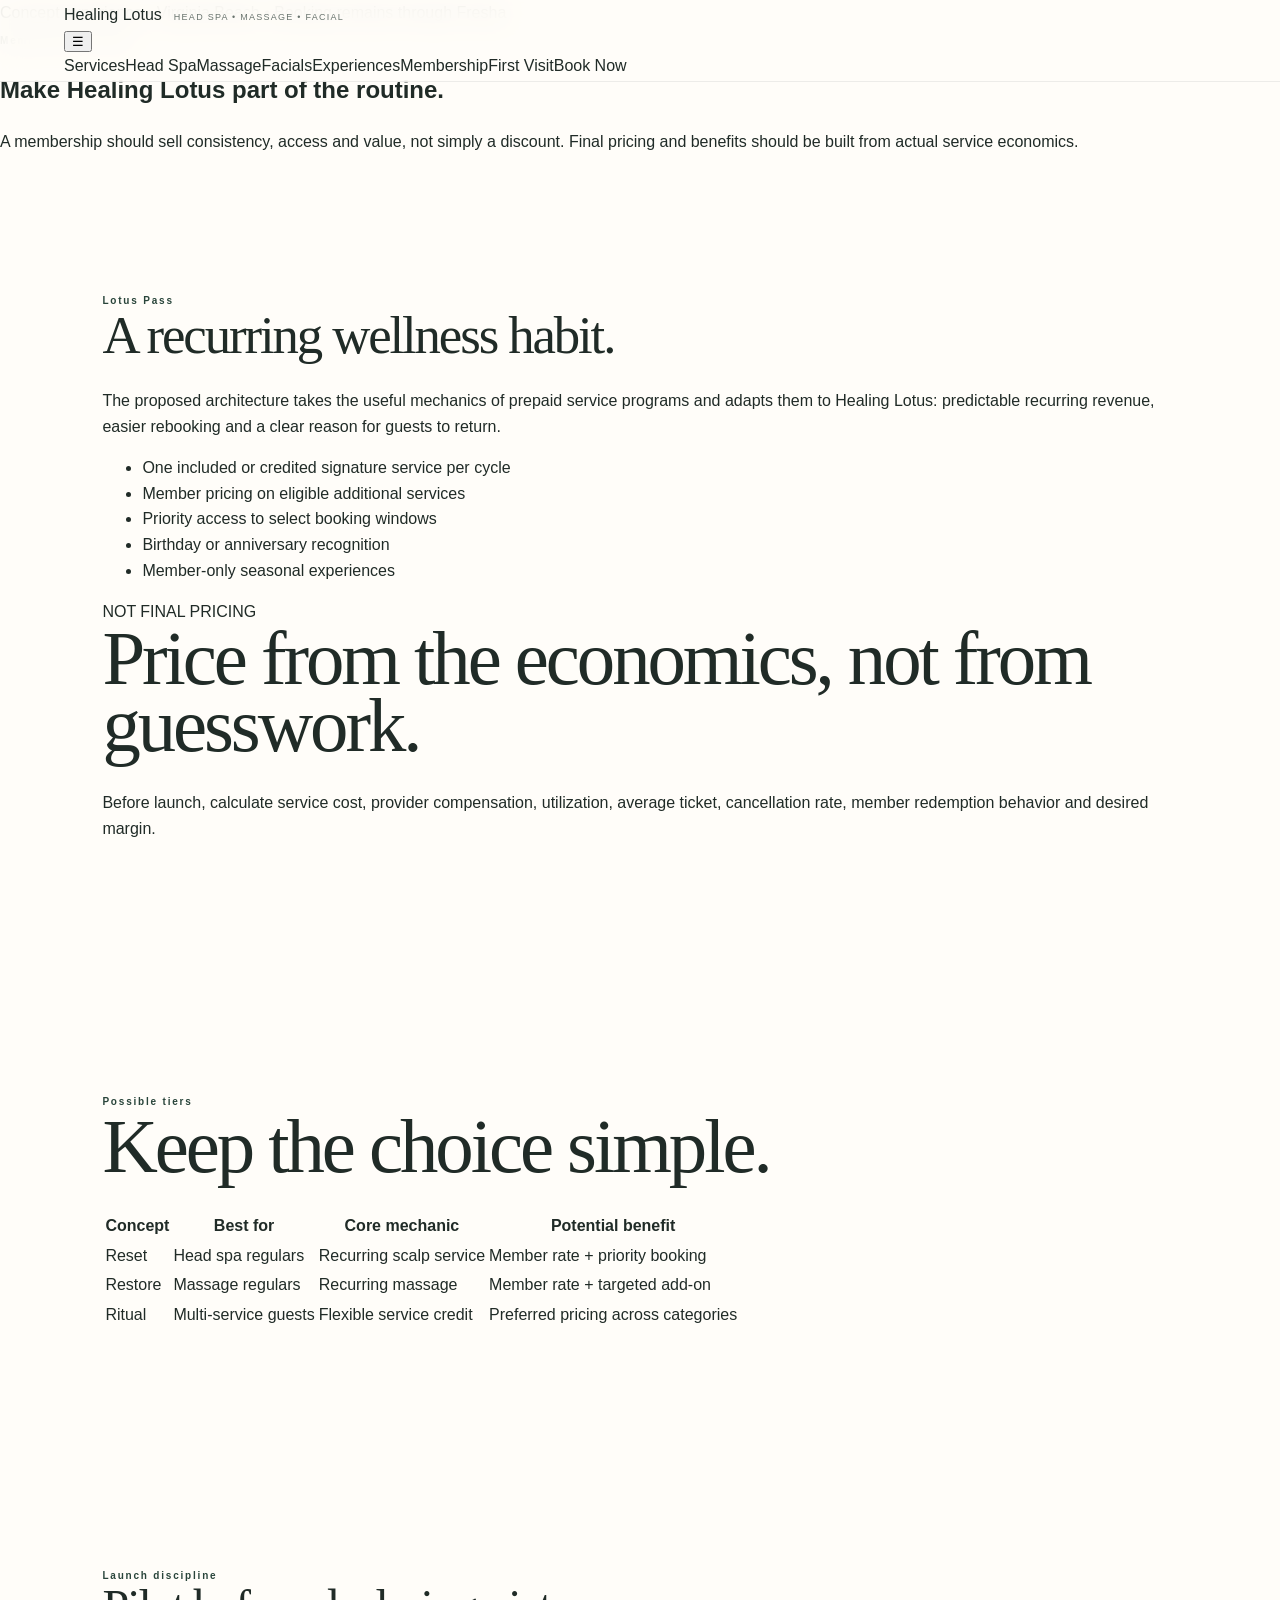
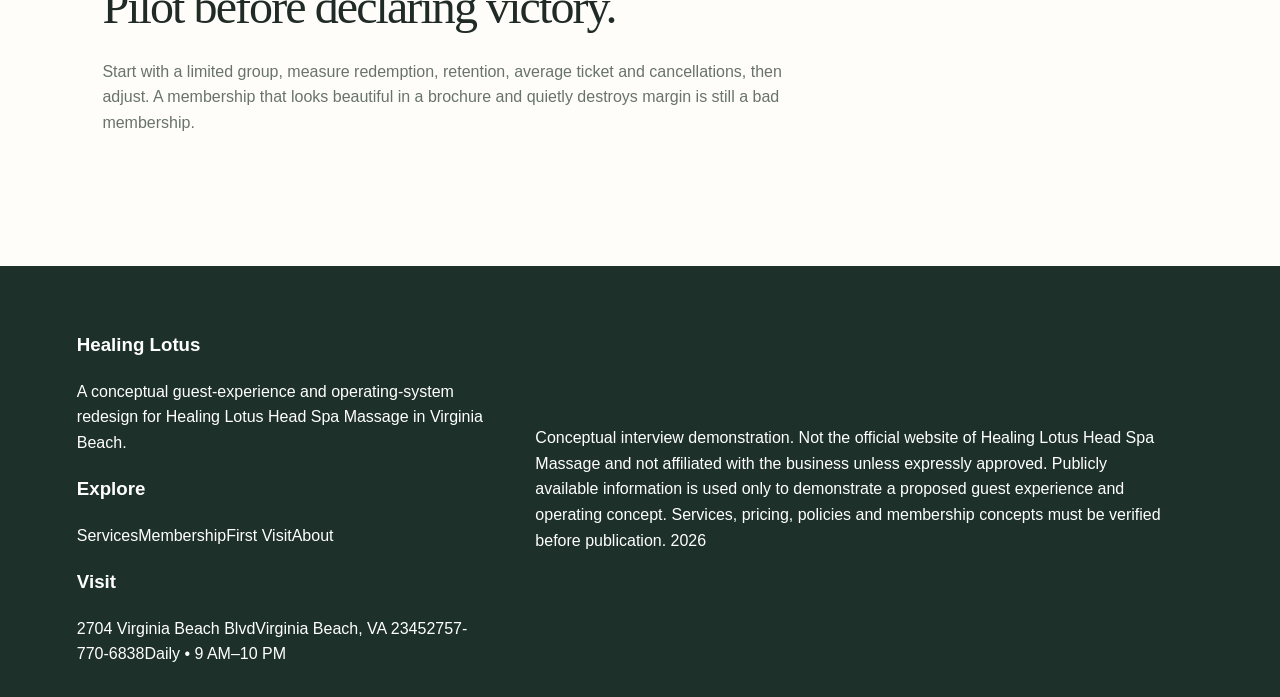
<file: website/membership.html>
<!doctype html><html lang="en"><head><meta charset="utf-8"><meta name="viewport" content="width=device-width,initial-scale=1"><meta name="description" content="Healing Lotus conceptual guest experience"><title>Membership | Healing Lotus</title><link rel="stylesheet" href="../css/styles.css"></head><body><div class="topbar">Concept experience • Virginia Beach • Booking remains through Fresha</div><nav class="nav"><div class="container nav-inner"><a class="brand" href="index.html">Healing Lotus<small>Head Spa • Massage • Facial</small></a><button class="menu" aria-label="Open menu">☰</button><div class="nav-links"><a href="services.html">Services</a><a href="head-spa.html">Head Spa</a><a href="massage.html">Massage</a><a href="facials.html">Facials</a><a href="experiences.html">Experiences</a><a href="membership.html">Membership</a><a href="first-visit.html">First Visit</a><a class="btn primary" href="#booking">Book Now</a></div></div></nav><main><section class="page-hero"><div class="container"><span class="eyebrow">Membership concept</span><h1>Make Healing Lotus part of the routine.</h1><p>A membership should sell consistency, access and value, not simply a discount. Final pricing and benefits should be built from actual service economics.</p></div></section><section class="section"><div class="container"><div class="split"><div><span class="eyebrow">Lotus Pass</span><h2 style="font-family:var(--serif);font-weight:400;font-size:3.3rem">A recurring wellness habit.</h2><p>The proposed architecture takes the useful mechanics of prepaid service programs and adapts them to Healing Lotus: predictable recurring revenue, easier rebooking and a clear reason for guests to return.</p><ul class="checklist" style="color:var(--ink)"><li>One included or credited signature service per cycle</li><li>Member pricing on eligible additional services</li><li>Priority access to select booking windows</li><li>Birthday or anniversary recognition</li><li>Member-only seasonal experiences</li></ul></div><div class="panel"><span class="badge">NOT FINAL PRICING</span><h2>Price from the economics, not from guesswork.</h2><p>Before launch, calculate service cost, provider compensation, utilization, average ticket, cancellation rate, member redemption behavior and desired margin.</p></div></div></div></section><section class="section alt"><div class="container"><div class="section-head"><div><span class="eyebrow">Possible tiers</span><h2>Keep the choice simple.</h2></div></div><table class="table"><thead><tr><th>Concept</th><th>Best for</th><th>Core mechanic</th><th>Potential benefit</th></tr></thead><tbody><tr><td>Reset</td><td>Head spa regulars</td><td>Recurring scalp service</td><td>Member rate + priority booking</td></tr><tr><td>Restore</td><td>Massage regulars</td><td>Recurring massage</td><td>Member rate + targeted add-on</td></tr><tr><td>Ritual</td><td>Multi-service guests</td><td>Flexible service credit</td><td>Preferred pricing across categories</td></tr></tbody></table></div></section><section class="section"><div class="container"><span class="eyebrow">Launch discipline</span><h2 style="font-family:var(--serif);font-weight:400;font-size:3rem">Pilot before declaring victory.</h2><p style="max-width:720px;color:var(--muted)">Start with a limited group, measure redemption, retention, average ticket and cancellations, then adjust. A membership that looks beautiful in a brochure and quietly destroys margin is still a bad membership.</p></div></section></main><footer class="footer"><div class="container footer-grid"><div><h3>Healing Lotus</h3><p>A conceptual guest-experience and operating-system redesign for Healing Lotus Head Spa Massage in Virginia Beach.</p></div><div><h3>Explore</h3><div class="footer-links"><a href="services.html">Services</a><a href="membership.html">Membership</a><a href="first-visit.html">First Visit</a><a href="about.html">About</a></div></div><div><h3>Visit</h3><div class="footer-links"><a href="contact.html">2704 Virginia Beach Blvd</a><span>Virginia Beach, VA 23452</span><span>757-770-6838</span><span>Daily • 9 AM–10 PM</span></div></div></div><div class="container disclaimer">Conceptual interview demonstration. Not the official website of Healing Lotus Head Spa Massage and not affiliated with the business unless expressly approved. Publicly available information is used only to demonstrate a proposed guest experience and operating concept. Services, pricing, policies and membership concepts must be verified before publication. <span data-year></span></div></footer><script src="../js/main.js"></script></body></html>
</file>
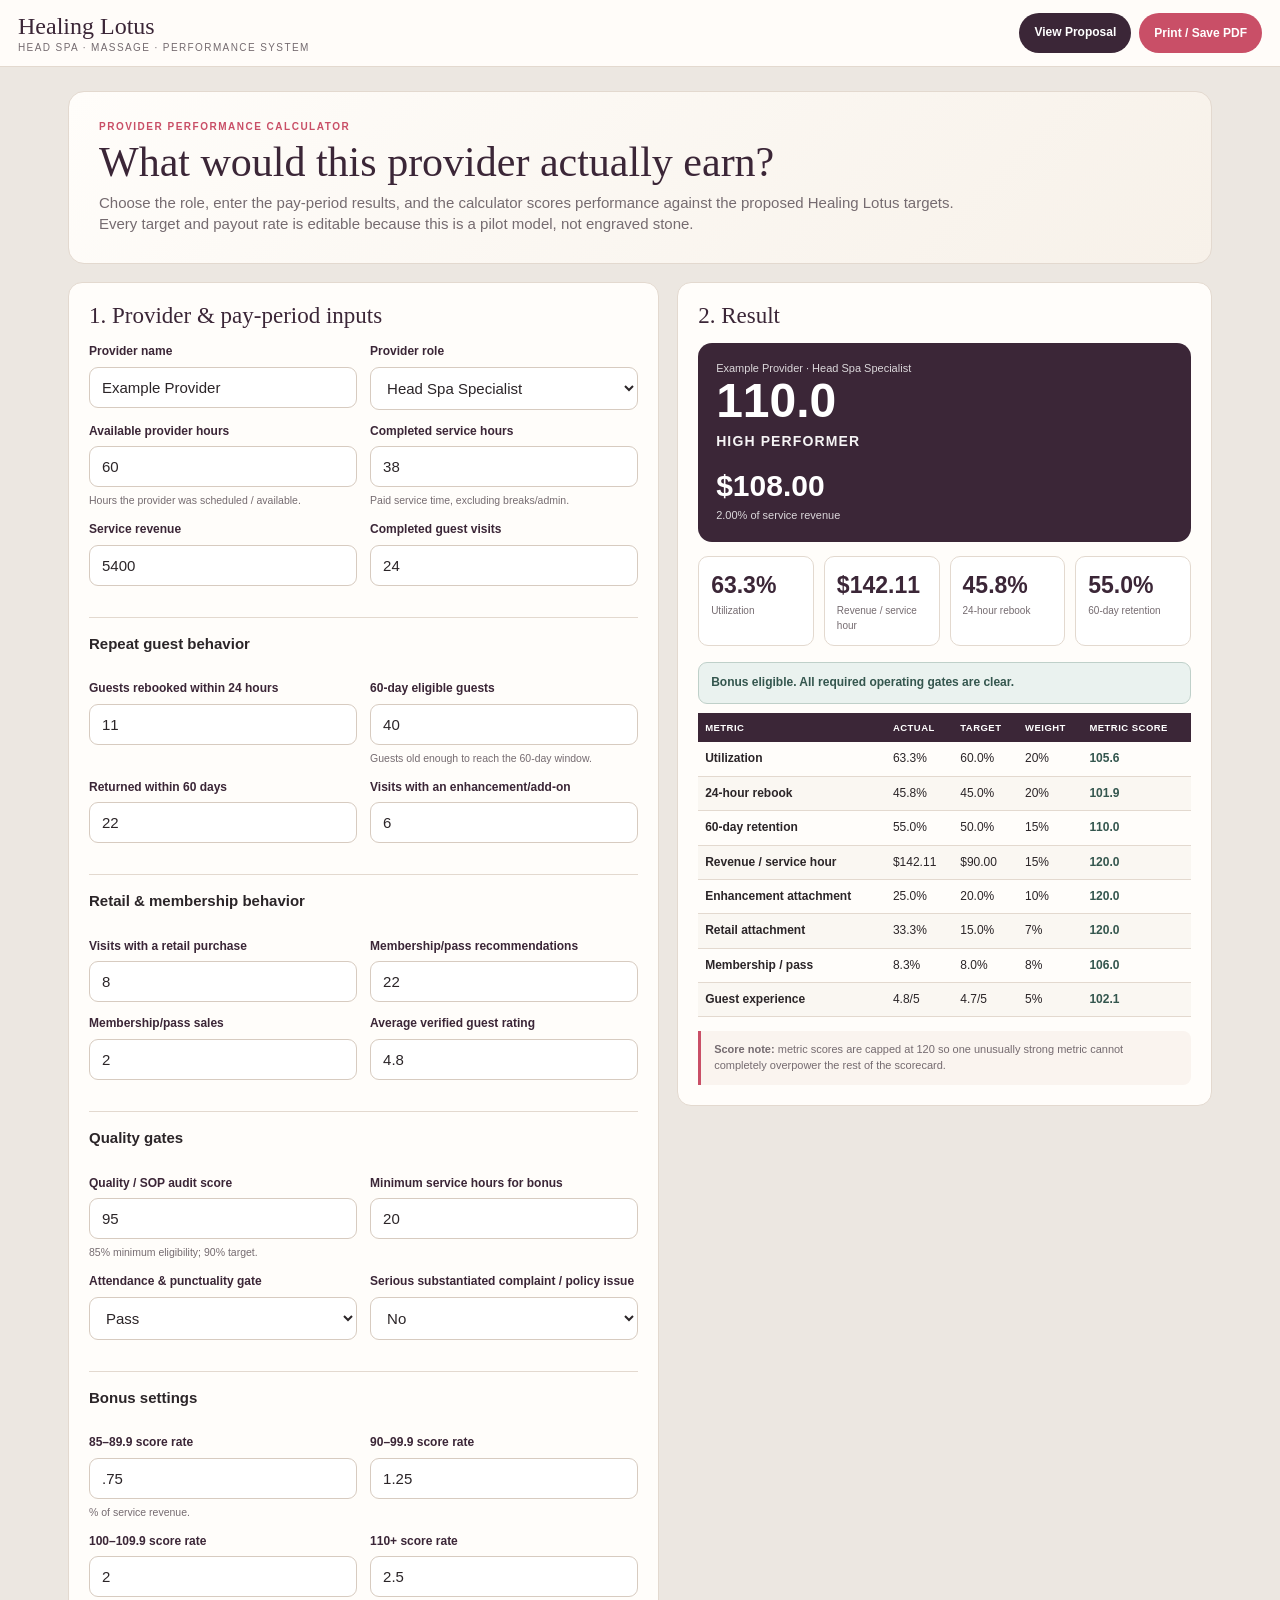
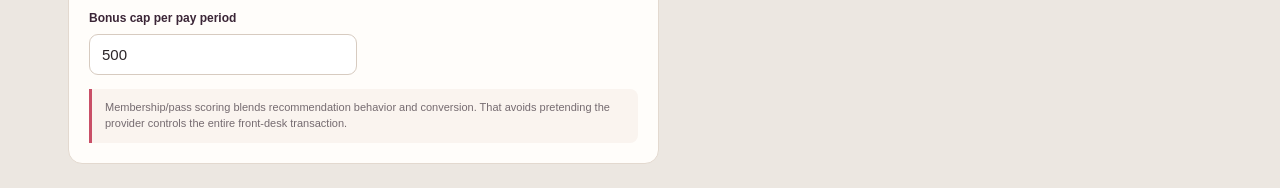
<file: website/provider-bonus-calculator.html>
<!doctype html>
<html lang="en">
<head>
<meta charset="utf-8"><meta name="viewport" content="width=device-width,initial-scale=1">
<title>Provider Performance Bonus Calculator | Healing Lotus</title>
<style>
:root{--ink:#2b2528;--muted:#756b70;--paper:#fffdfa;--cream:#f7f1e9;--plum:#3b2637;--rose:#c94f67;--green:#34564e;--line:#e3d9cf;--danger:#8a2439}
*{box-sizing:border-box}html{background:#ece7e1}body{margin:0;background:#ece7e1;color:var(--ink);font:15px/1.45 Arial,Helvetica,sans-serif}
.top{position:sticky;top:0;z-index:20;background:rgba(255,253,250,.96);border-bottom:1px solid var(--line);padding:13px 18px;display:flex;align-items:center;justify-content:space-between;gap:14px}.brand{font:500 24px Georgia,serif;color:var(--plum);text-decoration:none}.brand small{display:block;font:10px Arial,sans-serif;letter-spacing:.14em;text-transform:uppercase;color:var(--muted);margin-top:2px}.actions{display:flex;gap:8px;flex-wrap:wrap}.actions a,.actions button{border:0;text-decoration:none;cursor:pointer;border-radius:999px;padding:11px 15px;font-weight:800;font-size:12px;background:var(--plum);color:#fff}.actions .rose{background:var(--rose)}
.shell{max-width:1180px;margin:24px auto;padding:0 18px}.hero{background:linear-gradient(135deg,var(--paper),var(--cream));border:1px solid var(--line);border-radius:16px;padding:28px 30px;margin-bottom:18px}.kicker{text-transform:uppercase;letter-spacing:.15em;font-size:10px;font-weight:800;color:var(--rose);margin-bottom:7px}.hero h1{font:500 42px/.98 Georgia,serif;color:var(--plum);margin:0 0 9px}.lead{margin:0;color:var(--muted);max-width:860px;font-size:15px}
.grid{display:grid;grid-template-columns:1.05fr .95fr;gap:18px;align-items:start}.panel{background:var(--paper);border:1px solid var(--line);border-radius:14px;padding:20px}.panel h2{font:500 23px Georgia,serif;color:var(--plum);margin:0 0 14px}.form-grid{display:grid;grid-template-columns:repeat(2,minmax(0,1fr));gap:13px}.field{display:flex;flex-direction:column;gap:6px}.field label{font-size:12px;font-weight:800;color:var(--plum)}.field input,.field select{width:100%;padding:11px 12px;border:1px solid #d7cbc0;border-radius:9px;background:#fff;font-size:15px;color:var(--ink)}.field .hint{font-size:10.5px;color:var(--muted)}.wide{grid-column:1/-1}.divider{margin:18px 0 13px;border-top:1px solid var(--line);padding-top:15px}
.kpis{display:grid;grid-template-columns:repeat(4,minmax(0,1fr));gap:10px;margin-bottom:16px}.kpi{background:#fff;border:1px solid var(--line);border-radius:10px;padding:12px}.kpi .value{font-size:23px;font-weight:800;color:var(--plum)}.kpi .label{font-size:10px;color:var(--muted);margin-top:2px}.scorebox{background:var(--plum);color:#fff;border-radius:14px;padding:18px;margin-bottom:14px}.scorebox .score{font-size:48px;font-weight:800;line-height:1}.scorebox .tier{font-size:14px;font-weight:800;letter-spacing:.08em;text-transform:uppercase;opacity:.95;margin-top:6px}.scorebox .bonus{font-size:30px;font-weight:800;margin-top:13px}.scorebox .sub{font-size:11px;opacity:.82}.flag{padding:11px 12px;border-radius:9px;background:#f7f1e9;border:1px solid var(--line);margin:9px 0;font-size:12px}.flag.bad{background:#fae9ed;border-color:#e6b6c1;color:var(--danger)}.flag.good{background:#eaf2ef;border-color:#bfd0c9;color:var(--green)}.metric-table{width:100%;border-collapse:collapse;font-size:12px}.metric-table th{background:var(--plum);color:#fff;text-align:left;padding:8px 7px;font-size:9.5px;text-transform:uppercase;letter-spacing:.05em}.metric-table td{padding:8px 7px;border-bottom:1px solid var(--line);vertical-align:top}.metric-table tr:nth-child(even) td{background:#faf7f2}.good{color:var(--green);font-weight:800}.warn{color:#8a5b2f;font-weight:800}.bad{color:var(--danger);font-weight:800}.note{padding:11px 13px;background:#faf4ef;border-left:3px solid var(--rose);color:var(--muted);font-size:11px;border-radius:0 8px 8px 0;margin-top:14px}
@media(max-width:900px){.grid{grid-template-columns:1fr}.kpis{grid-template-columns:repeat(2,minmax(0,1fr))}}@media(max-width:600px){.hero h1{font-size:34px}.form-grid{grid-template-columns:1fr}.wide{grid-column:auto}.top{align-items:flex-start}.brand{font-size:21px}.actions{justify-content:flex-end}}@media print{.top{display:none}.shell{max-width:none;margin:0;padding:0}.hero,.panel{box-shadow:none}.grid{grid-template-columns:1fr}.hero{border-radius:0}}
</style>
</head>
<body>
<header class="top"><a class="brand" href="index.html">Healing Lotus<small>Head Spa · Massage · Performance System</small></a><div class="actions"><a href="provider-performance-bonus-proposal.html">View Proposal</a><button class="rose" onclick="window.print()">Print / Save PDF</button></div></header>
<main class="shell">
<section class="hero"><div class="kicker">Provider Performance Calculator</div><h1>What would this provider actually earn?</h1><p class="lead">Choose the role, enter the pay-period results, and the calculator scores performance against the proposed Healing Lotus targets. Every target and payout rate is editable because this is a pilot model, not engraved stone.</p></section>
<div class="grid">
<section class="panel"><h2>1. Provider & pay-period inputs</h2><div class="form-grid">
<div class="field"><label for="provider">Provider name</label><input id="provider" value="Example Provider"></div>
<div class="field"><label for="role">Provider role</label><select id="role"><option>Head Spa Specialist</option><option>Massage Therapist</option><option>Esthetician</option><option>Wellness / Stretch Provider</option></select></div>
<div class="field"><label for="available">Available provider hours</label><input id="available" type="number" min="0" step=".1" value="60"><div class="hint">Hours the provider was scheduled / available.</div></div>
<div class="field"><label for="serviceHours">Completed service hours</label><input id="serviceHours" type="number" min="0" step=".1" value="38"><div class="hint">Paid service time, excluding breaks/admin.</div></div>
<div class="field"><label for="serviceRevenue">Service revenue</label><input id="serviceRevenue" type="number" min="0" step="1" value="5400"></div>
<div class="field"><label for="guests">Completed guest visits</label><input id="guests" type="number" min="0" step="1" value="24"></div>
<div class="wide divider"><b>Repeat guest behavior</b></div>
<div class="field"><label for="rebook">Guests rebooked within 24 hours</label><input id="rebook" type="number" min="0" step="1" value="11"></div>
<div class="field"><label for="eligible60">60-day eligible guests</label><input id="eligible60" type="number" min="0" step="1" value="40"><div class="hint">Guests old enough to reach the 60-day window.</div></div>
<div class="field"><label for="ret60">Returned within 60 days</label><input id="ret60" type="number" min="0" step="1" value="22"></div>
<div class="field"><label for="addons">Visits with an enhancement/add-on</label><input id="addons" type="number" min="0" step="1" value="6"></div>
<div class="wide divider"><b>Retail & membership behavior</b></div>
<div class="field"><label for="retail">Visits with a retail purchase</label><input id="retail" type="number" min="0" step="1" value="8"></div>
<div class="field"><label for="memberRec">Membership/pass recommendations</label><input id="memberRec" type="number" min="0" step="1" value="22"></div>
<div class="field"><label for="members">Membership/pass sales</label><input id="members" type="number" min="0" step="1" value="2"></div>
<div class="field"><label for="rating">Average verified guest rating</label><input id="rating" type="number" min="0" max="5" step=".1" value="4.8"></div>
<div class="wide divider"><b>Quality gates</b></div>
<div class="field"><label for="audit">Quality / SOP audit score</label><input id="audit" type="number" min="0" max="100" step="1" value="95"><div class="hint">85% minimum eligibility; 90% target.</div></div>
<div class="field"><label for="minHours">Minimum service hours for bonus</label><input id="minHours" type="number" min="0" step=".1" value="20"></div>
<div class="field"><label for="attendance">Attendance & punctuality gate</label><select id="attendance"><option value="pass">Pass</option><option value="fail">Fail</option></select></div>
<div class="field"><label for="complaint">Serious substantiated complaint / policy issue</label><select id="complaint"><option value="no">No</option><option value="yes">Yes</option></select></div>
<div class="wide divider"><b>Bonus settings</b></div>
<div class="field"><label for="rate85">85–89.9 score rate</label><input id="rate85" type="number" min="0" max="20" step=".05" value=".75"><div class="hint">% of service revenue.</div></div>
<div class="field"><label for="rate90">90–99.9 score rate</label><input id="rate90" type="number" min="0" max="20" step=".05" value="1.25"></div>
<div class="field"><label for="rate100">100–109.9 score rate</label><input id="rate100" type="number" min="0" max="20" step=".05" value="2"></div>
<div class="field"><label for="rate110">110+ score rate</label><input id="rate110" type="number" min="0" max="20" step=".05" value="2.5"></div>
<div class="field"><label for="bonusCap">Bonus cap per pay period</label><input id="bonusCap" type="number" min="0" step="1" value="500"></div>
</div><div class="note">Membership/pass scoring blends recommendation behavior and conversion. That avoids pretending the provider controls the entire front-desk transaction.</div></section>

<section class="panel"><h2>2. Result</h2><div class="scorebox"><div class="sub" id="providerLabel">Example Provider · Head Spa Specialist</div><div class="score" id="score">110.0</div><div class="tier" id="tier">Elite</div><div class="bonus" id="bonus">$135.00</div><div class="sub" id="bonusLine">2.50% of service revenue</div></div>
<div class="kpis"><div class="kpi"><div class="value" id="utilKpi">63.3%</div><div class="label">Utilization</div></div><div class="kpi"><div class="value" id="revKpi">$142</div><div class="label">Revenue / service hour</div></div><div class="kpi"><div class="value" id="rebookKpi">45.8%</div><div class="label">24-hour rebook</div></div><div class="kpi"><div class="value" id="retKpi">55.0%</div><div class="label">60-day retention</div></div></div>
<div id="eligibility"></div><table class="metric-table"><thead><tr><th>Metric</th><th>Actual</th><th>Target</th><th>Weight</th><th>Metric score</th></tr></thead><tbody id="metricBody"></tbody></table><div class="note" id="explanation"></div></section>
</div></main>
<script>
const ROLE_DATA={
"Head Spa Specialist":{weights:{util:20,rebook:20,retention:15,rev:15,enh:10,retail:7,mem:8,exp:5},targets:{util:60,rebook:45,retention:50,rev:90,enh:20,retail:15,mem:8,memrec:85,exp:4.7}},
"Massage Therapist":{weights:{util:25,rebook:20,retention:15,rev:20,enh:10,retail:3,mem:2,exp:5},targets:{util:62,rebook:45,retention:50,rev:95,enh:15,retail:8,mem:6,memrec:85,exp:4.7}},
"Esthetician":{weights:{util:15,rebook:23,retention:15,rev:15,enh:12,retail:10,mem:5,exp:5},targets:{util:58,rebook:50,retention:55,rev:100,enh:25,retail:18,mem:8,memrec:85,exp:4.7}},
"Wellness / Stretch Provider":{weights:{util:20,rebook:20,retention:15,rev:20,enh:10,retail:2,mem:3,exp:10},targets:{util:60,rebook:45,retention:50,rev:90,enh:15,retail:8,mem:6,memrec:85,exp:4.7}}
};
const $=id=>document.getElementById(id),inputs=[...document.querySelectorAll('input,select')];inputs.forEach(e=>{e.addEventListener('input',calculate);e.addEventListener('change',calculate)});
function n(id){return Number($(id).value)||0} function pct(v){return v.toFixed(1)+'%'} function money(v){return v.toLocaleString(undefined,{style:'currency',currency:'USD'})}
function ratio(actual,target){return target>0?Math.min(120,Math.max(0,actual/target*100)):100}
function target(v,type){return type==='$'?money(v):type==='rating'?v.toFixed(1)+'/5':v.toFixed(1)+'%'}
function calculate(){
const role=$('role').value,d=ROLE_DATA[role],w=d.weights,t=d.targets,avail=n('available'),hours=n('serviceHours'),rev=n('serviceRevenue'),guests=n('guests'),rebook=n('rebook'),eligible60=n('eligible60'),ret60=n('ret60'),addons=n('addons'),retail=n('retail'),memRec=n('memberRec'),members=n('members'),rating=n('rating');
const actual={util:avail?hours/avail*100:0,rebook:guests?rebook/guests*100:0,retention:eligible60?ret60/eligible60*100:0,rev:hours?rev/hours:0,enh:guests?addons/guests*100:0,retail:guests?retail/guests*100:0,mem:guests?members/guests*100:0,memRec:guests?memRec/guests*100:0,exp:rating};
const comp={util:ratio(actual.util,t.util),rebook:ratio(actual.rebook,t.rebook),retention:ratio(actual.retention,t.retention),rev:ratio(actual.rev,t.rev),enh:ratio(actual.enh,t.enh),retail:ratio(actual.retail,t.retail),mem:Math.min(120,Math.max(0,((actual.mem/t.mem*100)+(actual.memRec/t.memrec*100))/2)),exp:ratio(actual.exp,t.exp)};
const score=Object.keys(w).reduce((s,k)=>s+comp[k]*w[k],0)/100;let tier='Developing',rate=0;if(score>=110){tier='Elite';rate=n('rate110')/100}else if(score>=100){tier='High Performer';rate=n('rate100')/100}else if(score>=90){tier='Solid';rate=n('rate90')/100}else if(score>=85){tier='Progressing';rate=n('rate85')/100}
const fails=[];if(hours<n('minHours'))fails.push('Minimum service-hour requirement not met.');if(n('audit')<85)fails.push('Quality/SOP audit is below the 85% eligibility floor.');if($('attendance').value==='fail')fails.push('Attendance/punctuality gate failed.');if($('complaint').value==='yes')fails.push('Serious substantiated complaint/policy issue blocks the bonus.');const eligible=fails.length===0,raw=rev*rate,pay=Math.min(raw,n('bonusCap')),bonus=eligible?pay:0;
$('providerLabel').textContent=$('provider').value.trim()+' · '+role;$('score').textContent=score.toFixed(1);$('tier').textContent=eligible?tier:'Bonus Blocked';$('bonus').textContent=money(bonus);$('bonusLine').textContent=eligible?(rate*100).toFixed(2)+'% of service revenue'+(raw>pay?' · capped':''):'$0 because an eligibility gate failed';$('utilKpi').textContent=pct(actual.util);$('revKpi').textContent=money(actual.rev);$('rebookKpi').textContent=pct(actual.rebook);$('retKpi').textContent=pct(actual.retention);
const rows=[['Utilization','util','%',actual.util,t.util],['24-hour rebook','rebook','%',actual.rebook,t.rebook],['60-day retention','retention','%',actual.retention,t.retention],['Revenue / service hour','rev','$',actual.rev,t.rev],['Enhancement attachment','enh','%',actual.enh,t.enh],['Retail attachment','retail','%',actual.retail,t.retail],['Membership / pass','mem','%',actual.mem,t.mem],['Guest experience','exp','rating',actual.exp,t.exp]];
$('metricBody').innerHTML=rows.map(r=>{const scoreR=comp[r[1]],cls=scoreR>=100?'good':scoreR>=85?'warn':'bad',av=r[2]==='$'?money(r[3]):r[2]==='rating'?r[3].toFixed(1)+'/5':pct(r[3]),tv=target(r[4],r[2]);return '<tr><td><b>'+r[0]+'</b></td><td>'+av+'</td><td>'+tv+'</td><td>'+w[r[1]]+'%</td><td class="'+cls+'">'+scoreR.toFixed(1)+'</td></tr>'}).join('');
$('eligibility').innerHTML=fails.length?'<div class="flag bad"><b>Bonus not eligible.</b><br>'+fails.join('<br>')+'</div>':'<div class="flag good"><b>Bonus eligible.</b> All required operating gates are clear.</div>';
let best=null;rows.forEach(r=>{const gap=(r[4]-r[3])/r[4];if(gap>0&&(!best||gap>best.gap))best={name:r[0],actual:r[3],target:r[4],type:r[2],gap}});$('explanation').innerHTML=best?'<b>Next coaching opportunity:</b> '+best.name+' is below target at '+target(best.actual,best.type)+' versus '+target(best.target,best.type)+'. Improving that metric would most directly lift the weighted score.':'<b>Score note:</b> metric scores are capped at 120 so one unusually strong metric cannot completely overpower the rest of the scorecard.';
}
calculate();
</script></body></html>
</file>
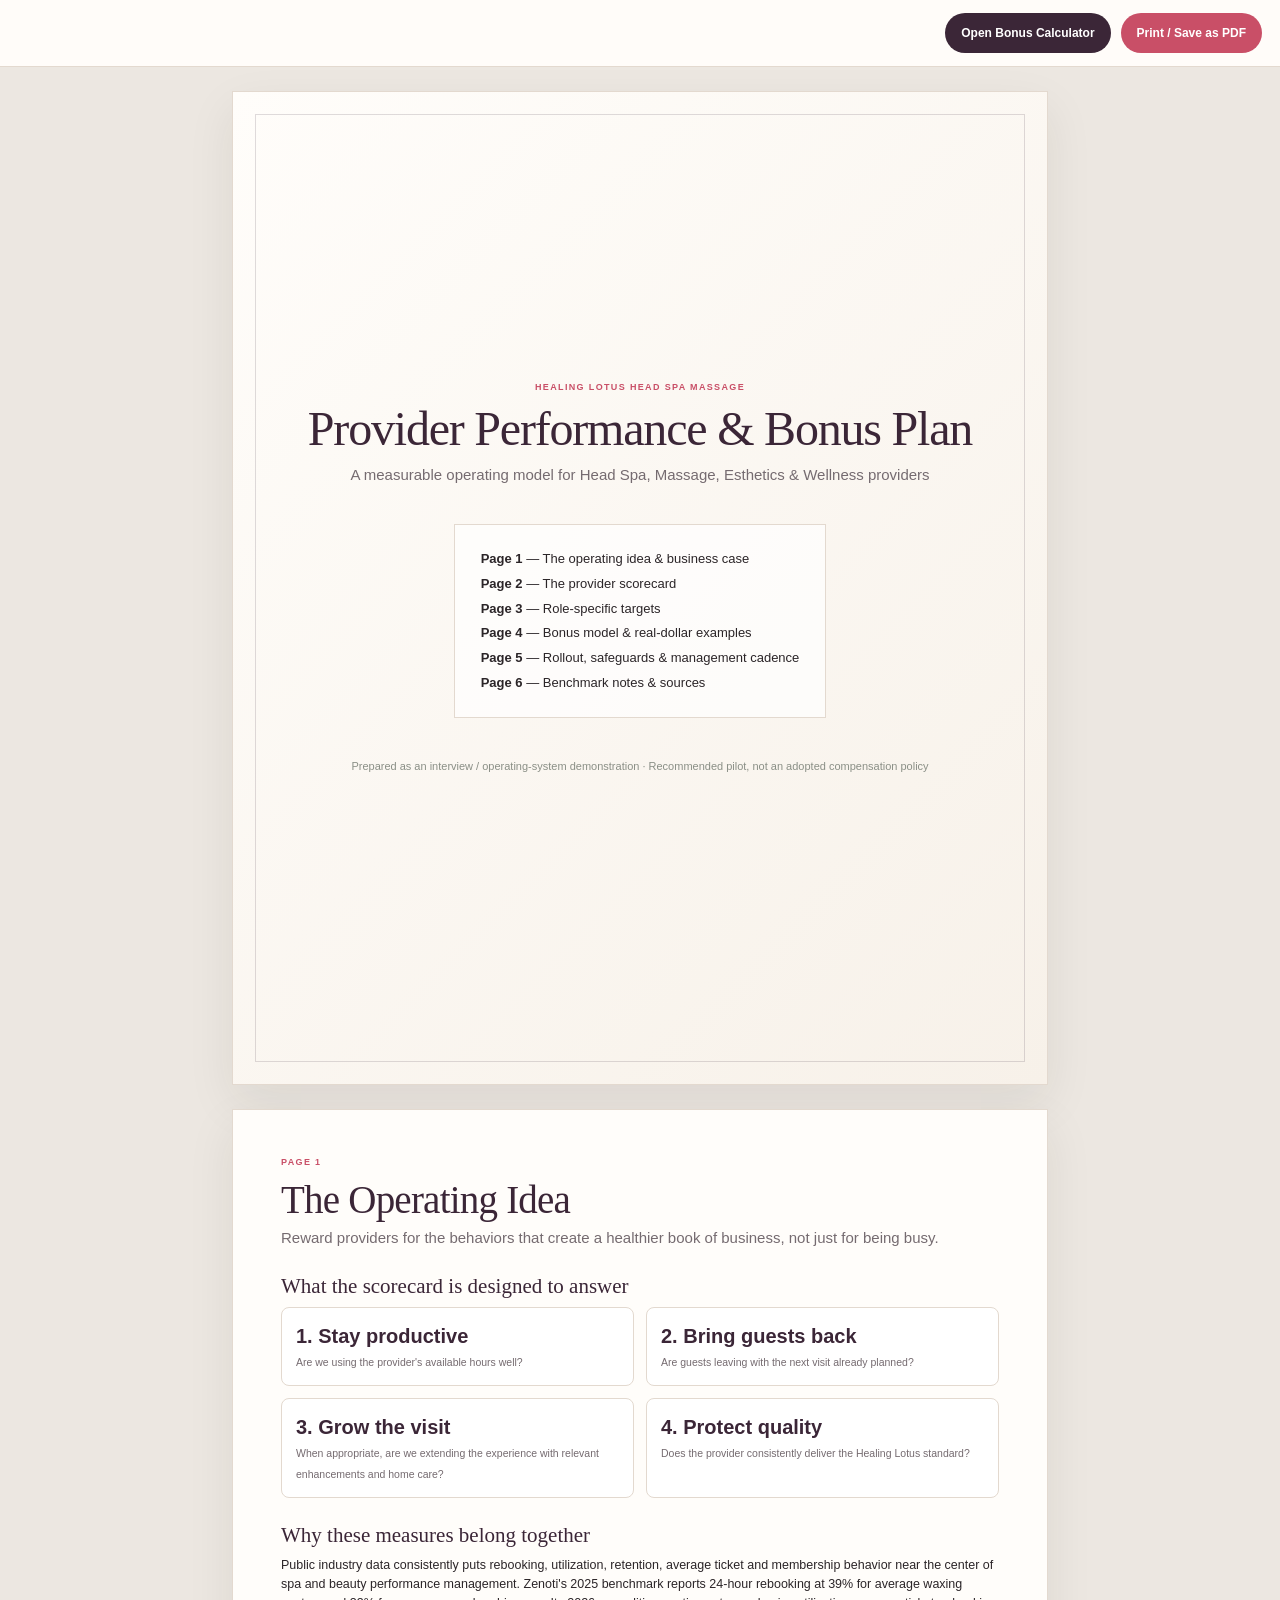
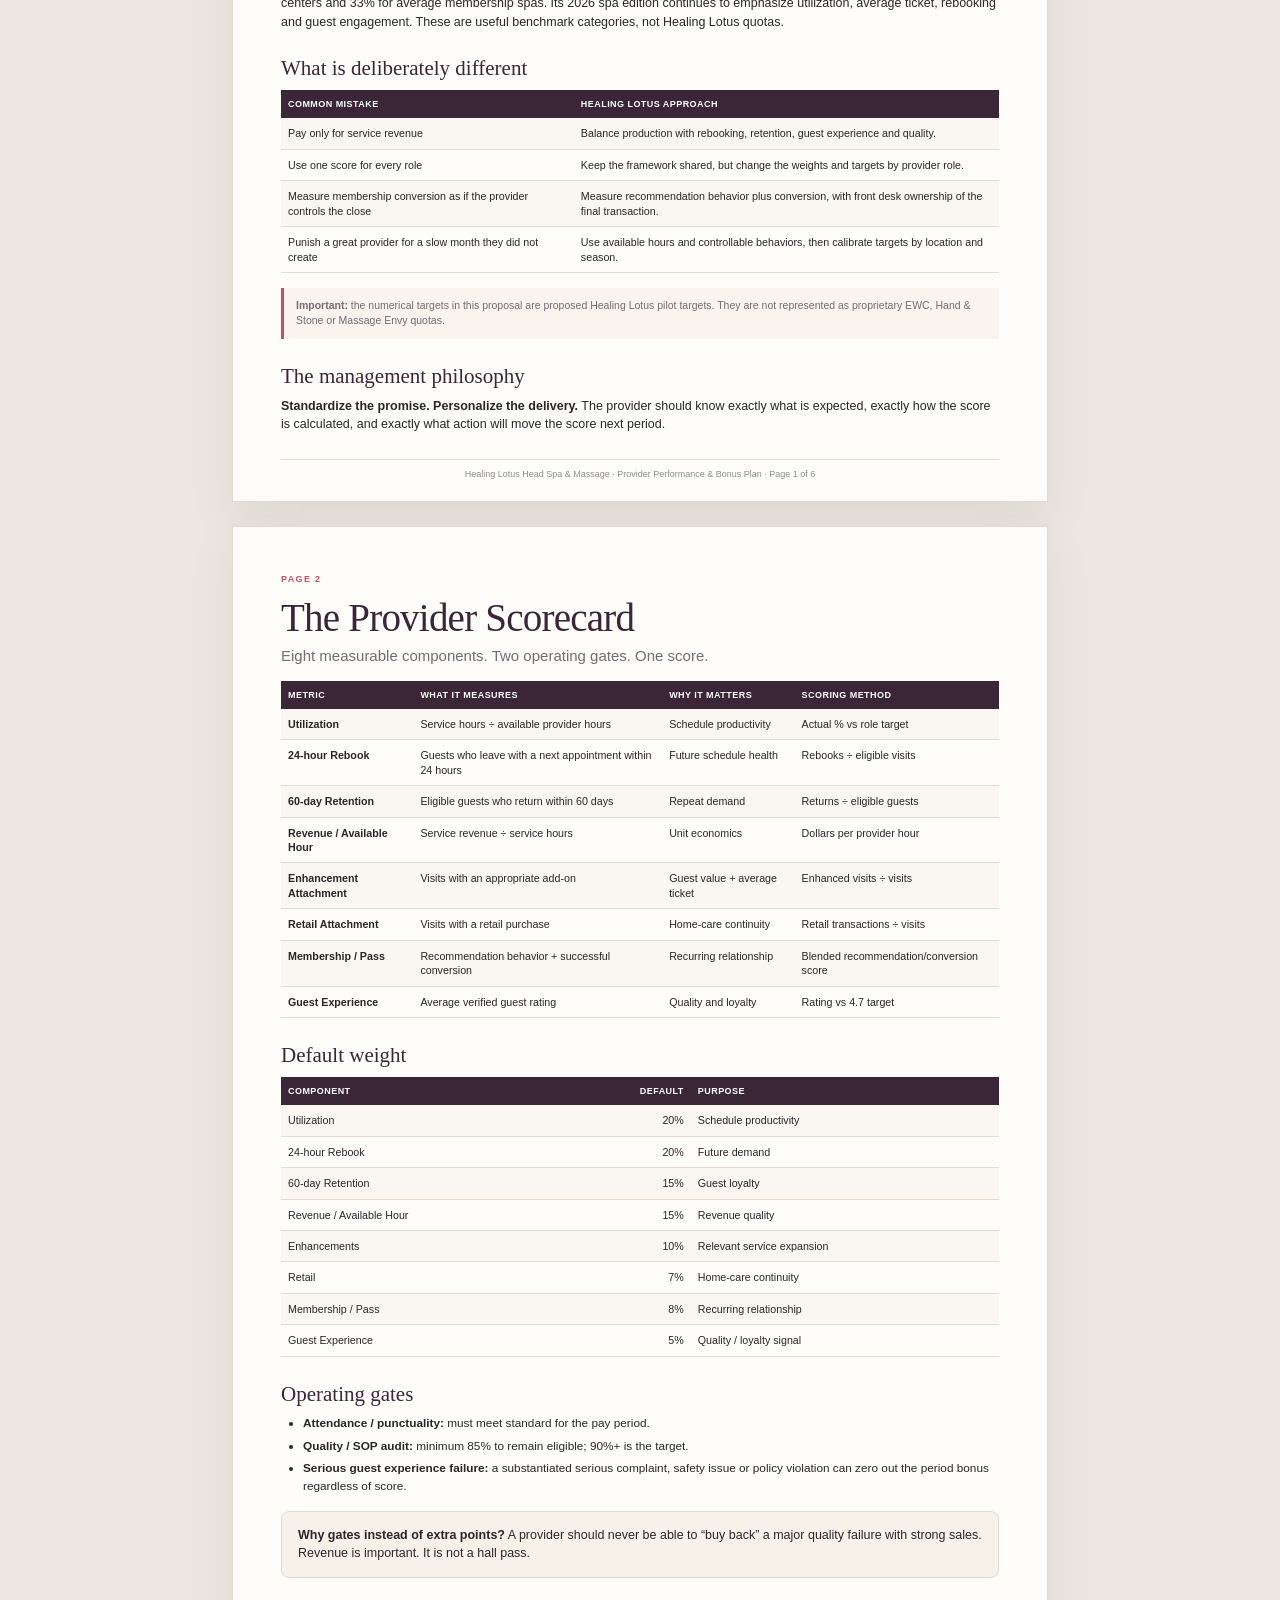
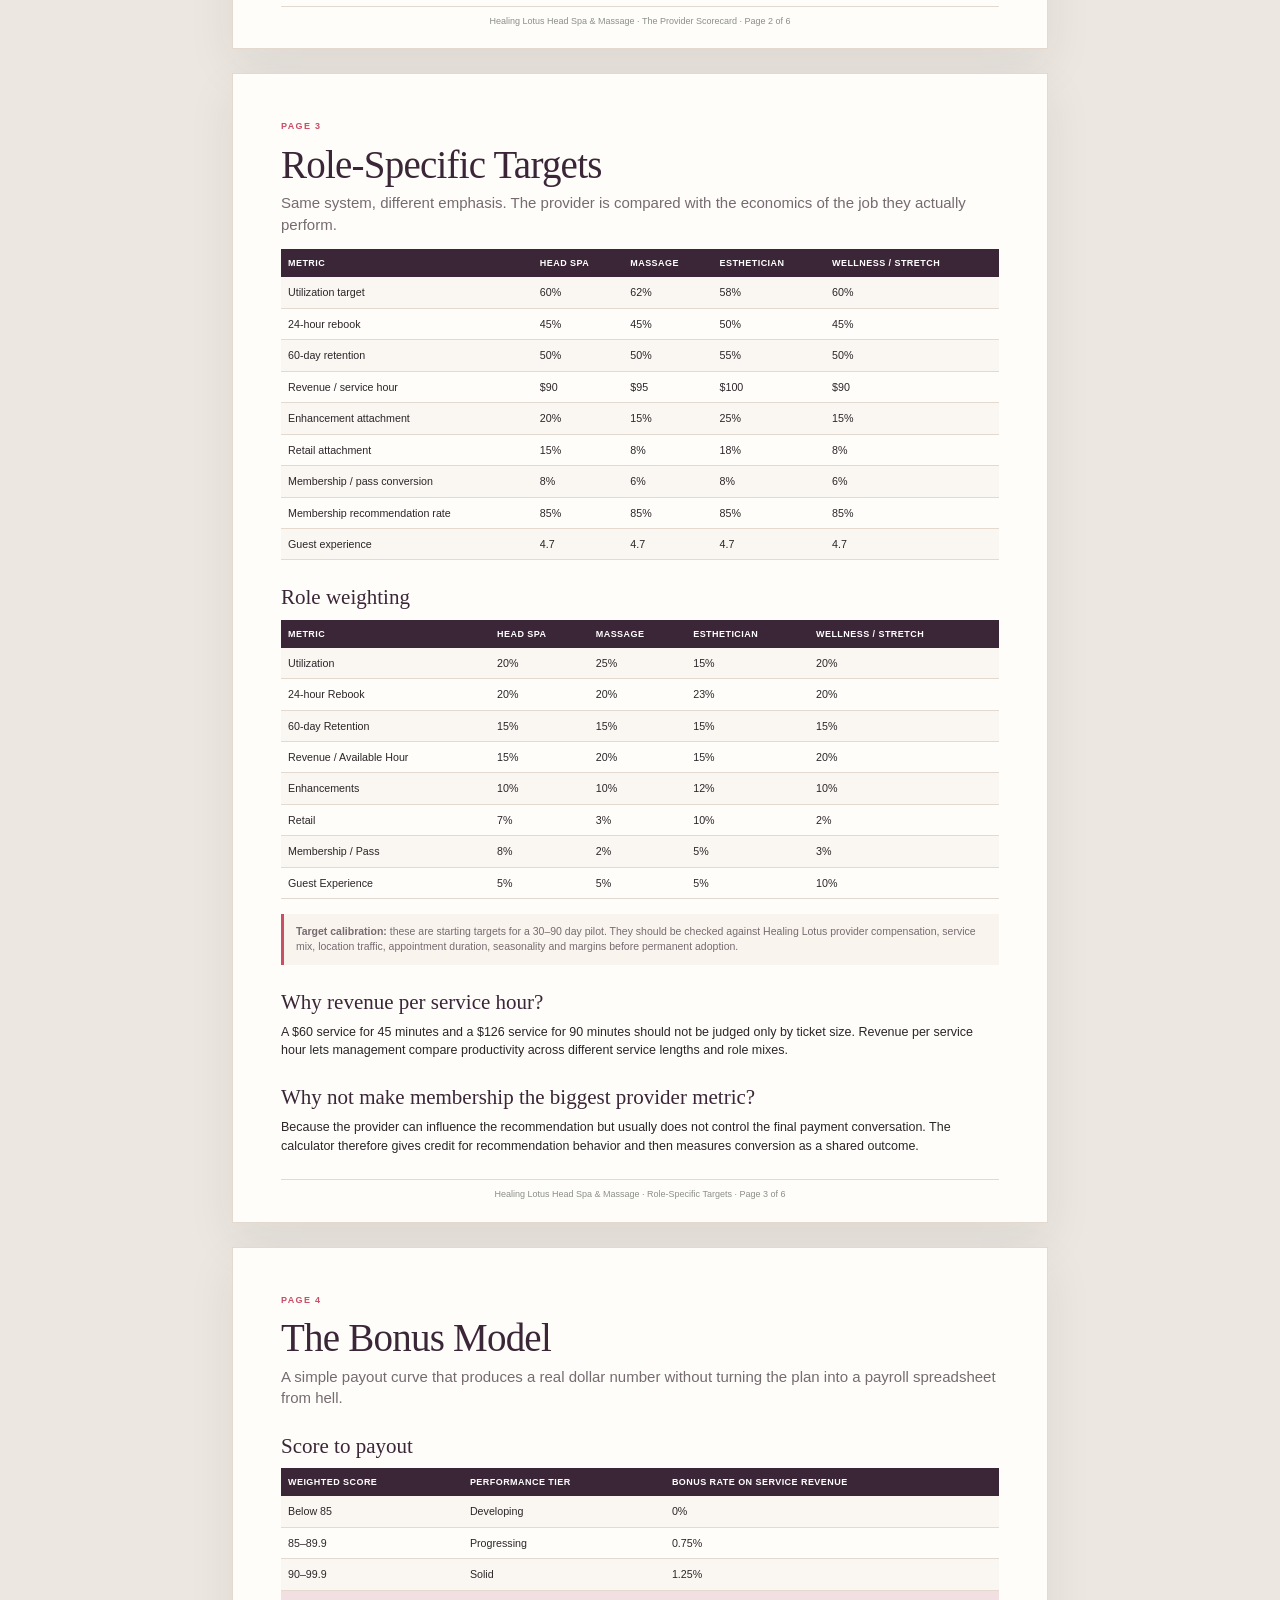
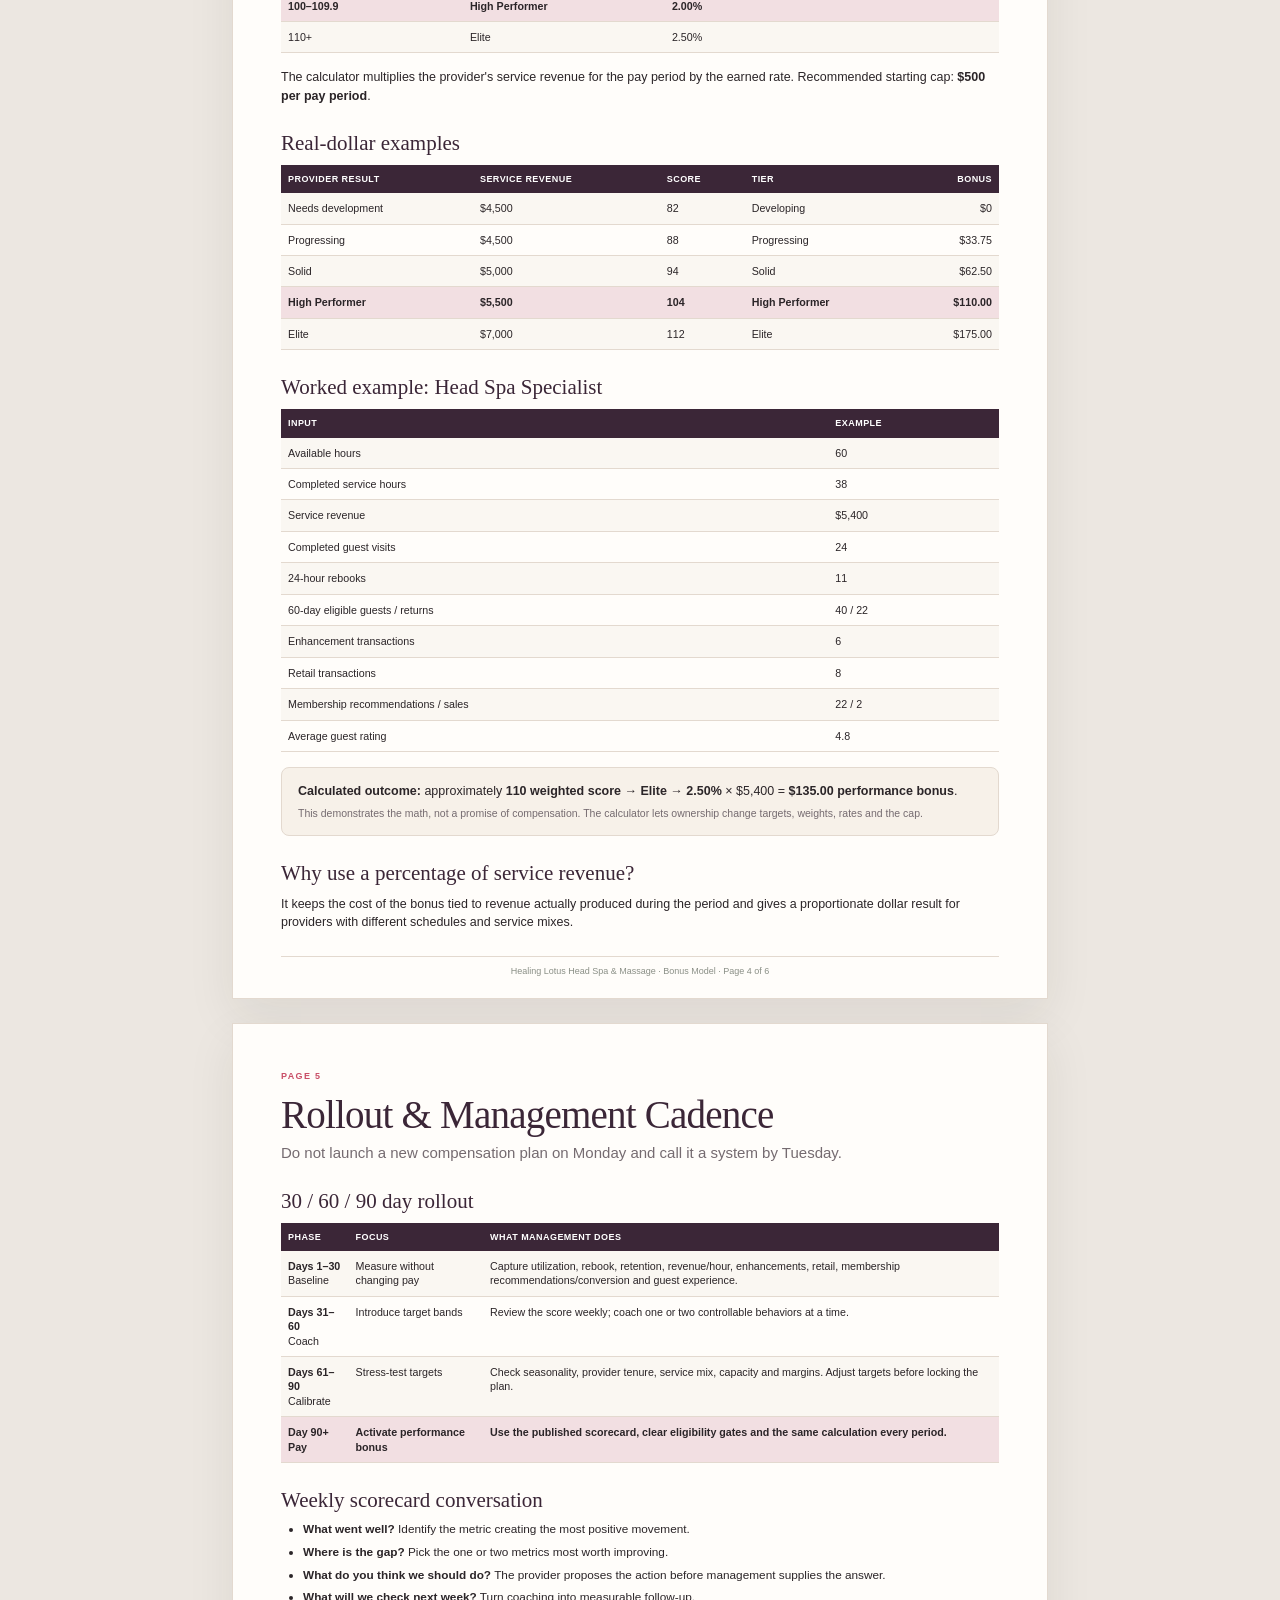
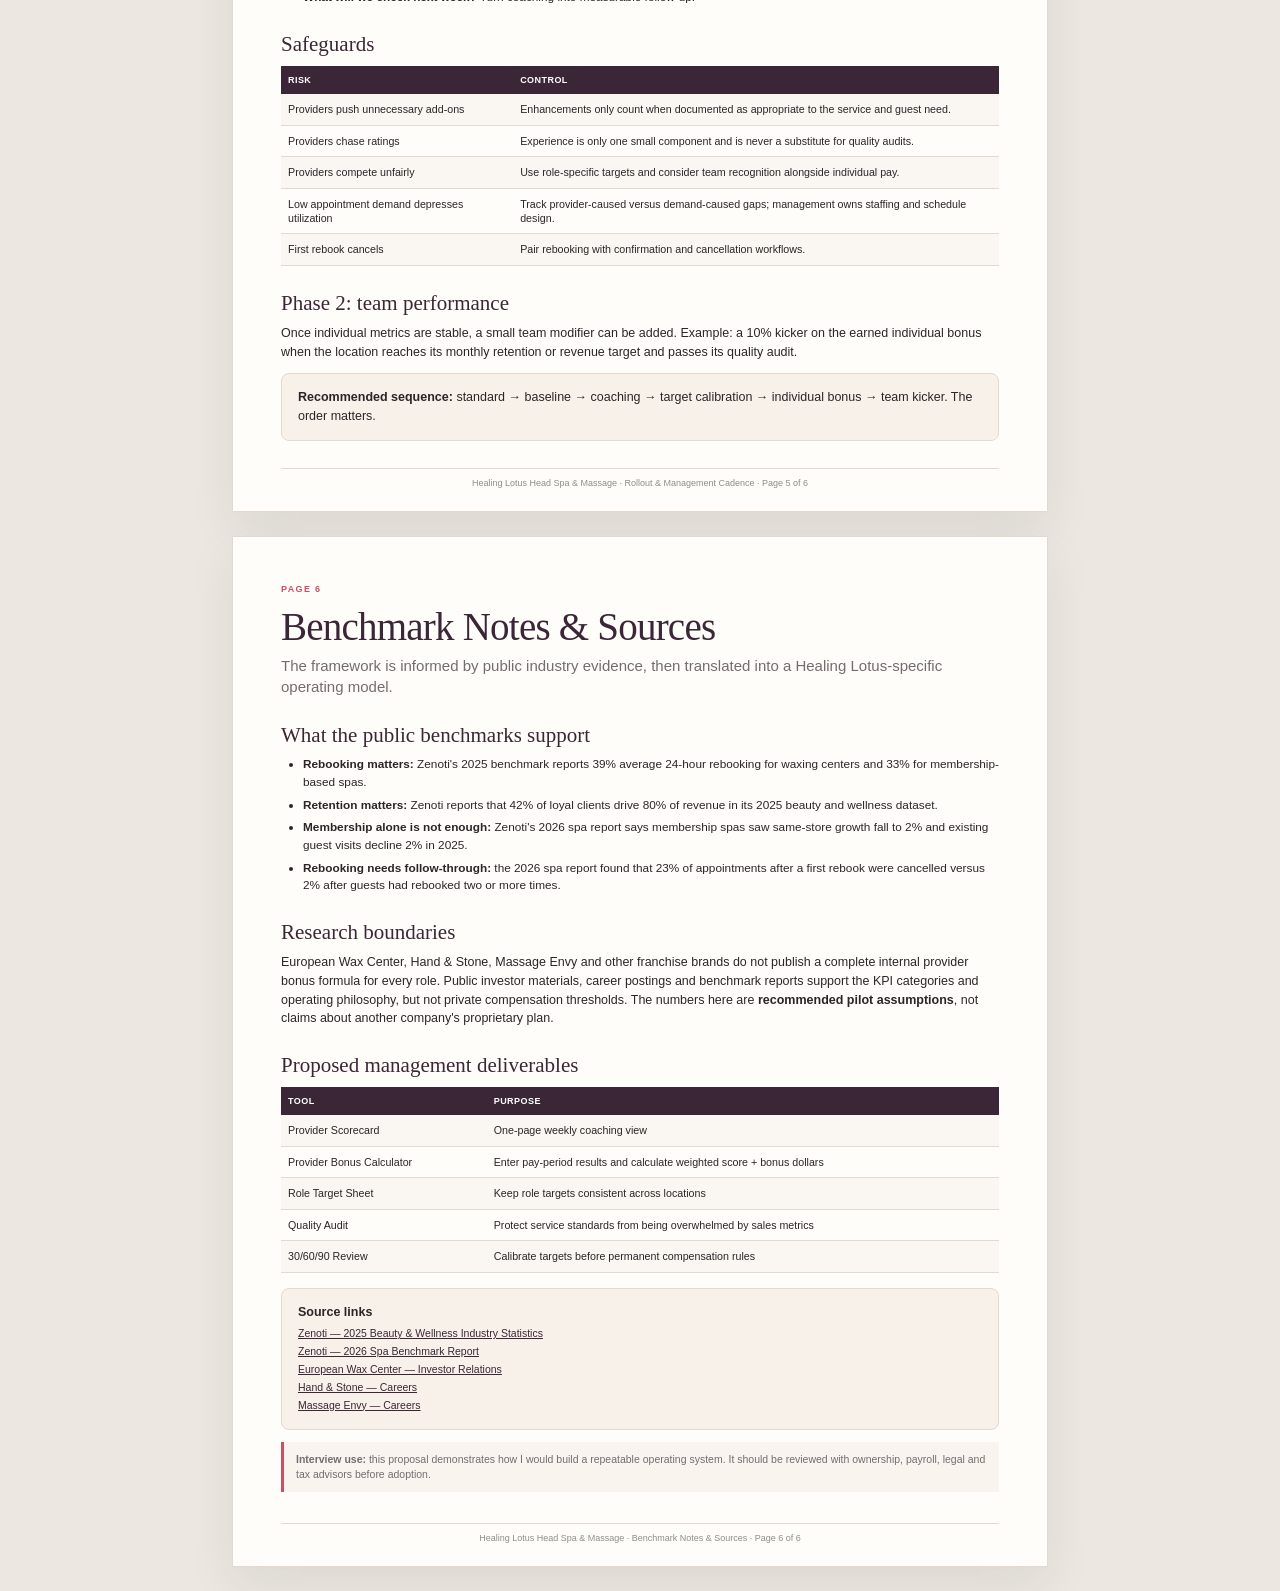
<file: website/provider-performance-bonus-proposal.html>
<!doctype html>
<html lang="en">
<head>
<meta charset="utf-8"><meta name="viewport" content="width=device-width,initial-scale=1">
<title>Provider Performance & Bonus Plan | Healing Lotus</title>
<style>
:root{--ink:#2b2528;--muted:#756b70;--paper:#fffdfa;--cream:#f7f1e9;--plum:#3b2637;--rose:#c94f67;--rose-soft:#f2dfe2;--green:#34564e;--line:#e3d9cf}
*{box-sizing:border-box}html{background:#ece7e1}body{margin:0;background:#ece7e1;color:var(--ink);font:14px/1.5 Arial,Helvetica,sans-serif}
.toolbar{position:sticky;top:0;z-index:10;padding:13px 18px;background:rgba(255,253,250,.96);border-bottom:1px solid var(--line);display:flex;justify-content:flex-end;gap:10px;backdrop-filter:blur(10px)}
.toolbar a,.toolbar button{border:0;text-decoration:none;cursor:pointer;border-radius:999px;padding:11px 16px;font-weight:800;font-size:12px;background:var(--plum);color:#fff}
.toolbar .rose{background:var(--rose)}
.doc{width:min(8.5in,calc(100% - 28px));margin:24px auto}.page{position:relative;min-height:10.35in;padding:46px 48px 58px;background:var(--paper);border:1px solid var(--line);box-shadow:0 18px 45px rgba(44,36,27,.08);margin-bottom:24px;break-after:page;page-break-after:always}.page:last-child{break-after:auto;page-break-after:auto}
.cover{display:flex;flex-direction:column;justify-content:center;text-align:center;background:linear-gradient(135deg,var(--paper),var(--cream))}.cover:before{content:"";position:absolute;inset:22px;border:1px solid rgba(59,38,55,.16)}
.kicker,.pg{text-transform:uppercase;letter-spacing:.15em;font-size:9px;font-weight:800;color:var(--rose);margin-bottom:12px}.cover h1{margin:0 auto 12px;max-width:680px;font:500 48px/.95 Georgia,serif;letter-spacing:-.025em;color:var(--plum)}.cover .sub{margin:0;color:var(--muted);font-size:15px}
.toc{max-width:560px;margin:38px auto 0;padding:22px 26px;text-align:left;background:rgba(255,255,255,.7);border:1px solid var(--line);font-size:13px;line-height:1.9}
h1{margin:0 0 8px;font:500 39px/.98 Georgia,serif;letter-spacing:-.02em;color:var(--plum)}h2{margin:26px 0 9px;font:500 21px/1.1 Georgia,serif;color:var(--plum)}p{margin:8px 0;font-size:12.5px}.lead{margin:0 0 14px;color:var(--muted);font-size:15px;line-height:1.45}
table{width:100%;border-collapse:collapse;margin:10px 0 15px;font-size:10.7px;line-height:1.35}th{padding:8px 7px;text-align:left;background:var(--plum);color:#fff;font-size:9px;text-transform:uppercase;letter-spacing:.05em}td{padding:8px 7px;border-bottom:1px solid var(--line);vertical-align:top}tr:nth-child(even) td{background:#faf7f2}tr.hl td{background:var(--rose-soft);font-weight:700}.r{text-align:right}
ul{margin:8px 0 15px;padding-left:22px;font-size:11.8px}li{margin:5px 0}.note{padding:10px 12px;margin:12px 0 16px;border-left:3px solid var(--rose);background:#faf4ef;color:var(--muted);font-size:10.5px;line-height:1.45}.box{padding:14px 16px;margin:12px 0;background:var(--cream);border:1px solid var(--line);border-radius:8px}.grid2{display:grid;grid-template-columns:1fr 1fr;gap:12px}.metric{padding:13px 14px;background:#fff;border:1px solid var(--line);border-radius:8px}.metric b{display:block;font-size:20px;color:var(--plum)}.metric span{font-size:10.5px;color:var(--muted)}.footer{position:absolute;left:48px;right:48px;bottom:20px;padding-top:8px;border-top:1px solid var(--line);text-align:center;color:#8a8f86;font-size:9px}.sources{font-size:10.5px;line-height:1.7}.sources a{color:var(--plum)}
@media(max-width:800px){.doc{width:calc(100% - 16px);margin:12px auto}.page{min-height:auto;padding:30px 24px 60px}.footer{position:static;margin-top:24px}.cover:before{inset:14px}.cover h1{font-size:38px}.grid2{grid-template-columns:1fr}table{font-size:9.5px}th{font-size:8px}td,th{padding:6px 5px}}
@media print{@page{size:letter;margin:0}html,body{background:#fff}.toolbar{display:none!important}.doc{width:auto;margin:0}.page{width:8.5in;height:11in;min-height:11in;margin:0;border:0;box-shadow:none;padding:46px 48px 58px;overflow:hidden}}
</style>
</head>
<body>
<div class="toolbar"><a href="provider-bonus-calculator.html">Open Bonus Calculator</a><button class="rose" onclick="window.print()">Print / Save as PDF</button></div>
<div class="doc">
<section class="page cover"><div class="kicker">Healing Lotus Head Spa Massage</div><h1>Provider Performance & Bonus Plan</h1><p class="sub">A measurable operating model for Head Spa, Massage, Esthetics & Wellness providers</p><div class="toc"><b>Page 1</b> — The operating idea & business case<br><b>Page 2</b> — The provider scorecard<br><b>Page 3</b> — Role-specific targets<br><b>Page 4</b> — Bonus model & real-dollar examples<br><b>Page 5</b> — Rollout, safeguards & management cadence<br><b>Page 6</b> — Benchmark notes & sources</div><p style="margin-top:40px;color:#8a8f86;font-size:11px">Prepared as an interview / operating-system demonstration · Recommended pilot, not an adopted compensation policy</p></section>

<section class="page"><div class="pg">Page 1</div><h1>The Operating Idea</h1><p class="lead">Reward providers for the behaviors that create a healthier book of business, not just for being busy.</p>
<h2>What the scorecard is designed to answer</h2><div class="grid2"><div class="metric"><b>1. Stay productive</b><span>Are we using the provider's available hours well?</span></div><div class="metric"><b>2. Bring guests back</b><span>Are guests leaving with the next visit already planned?</span></div><div class="metric"><b>3. Grow the visit</b><span>When appropriate, are we extending the experience with relevant enhancements and home care?</span></div><div class="metric"><b>4. Protect quality</b><span>Does the provider consistently deliver the Healing Lotus standard?</span></div></div>
<h2>Why these measures belong together</h2><p>Public industry data consistently puts rebooking, utilization, retention, average ticket and membership behavior near the center of spa and beauty performance management. Zenoti's 2025 benchmark reports 24-hour rebooking at 39% for average waxing centers and 33% for average membership spas. Its 2026 spa edition continues to emphasize utilization, average ticket, rebooking and guest engagement. These are useful benchmark categories, not Healing Lotus quotas.</p>
<h2>What is deliberately different</h2><table><tr><th>Common mistake</th><th>Healing Lotus approach</th></tr><tr><td>Pay only for service revenue</td><td>Balance production with rebooking, retention, guest experience and quality.</td></tr><tr><td>Use one score for every role</td><td>Keep the framework shared, but change the weights and targets by provider role.</td></tr><tr><td>Measure membership conversion as if the provider controls the close</td><td>Measure recommendation behavior plus conversion, with front desk ownership of the final transaction.</td></tr><tr><td>Punish a great provider for a slow month they did not create</td><td>Use available hours and controllable behaviors, then calibrate targets by location and season.</td></table>
<div class="note"><b>Important:</b> the numerical targets in this proposal are proposed Healing Lotus pilot targets. They are not represented as proprietary EWC, Hand & Stone or Massage Envy quotas.</div><h2>The management philosophy</h2><p><b>Standardize the promise. Personalize the delivery.</b> The provider should know exactly what is expected, exactly how the score is calculated, and exactly what action will move the score next period.</p><div class="footer">Healing Lotus Head Spa & Massage · Provider Performance & Bonus Plan · Page 1 of 6</div></section>

<section class="page"><div class="pg">Page 2</div><h1>The Provider Scorecard</h1><p class="lead">Eight measurable components. Two operating gates. One score.</p><table><tr><th>Metric</th><th>What it measures</th><th>Why it matters</th><th>Scoring method</th></tr><tr><td><b>Utilization</b></td><td>Service hours ÷ available provider hours</td><td>Schedule productivity</td><td>Actual % vs role target</td></tr><tr><td><b>24-hour Rebook</b></td><td>Guests who leave with a next appointment within 24 hours</td><td>Future schedule health</td><td>Rebooks ÷ eligible visits</td></tr><tr><td><b>60-day Retention</b></td><td>Eligible guests who return within 60 days</td><td>Repeat demand</td><td>Returns ÷ eligible guests</td></tr><tr><td><b>Revenue / Available Hour</b></td><td>Service revenue ÷ service hours</td><td>Unit economics</td><td>Dollars per provider hour</td></tr><tr><td><b>Enhancement Attachment</b></td><td>Visits with an appropriate add-on</td><td>Guest value + average ticket</td><td>Enhanced visits ÷ visits</td></tr><tr><td><b>Retail Attachment</b></td><td>Visits with a retail purchase</td><td>Home-care continuity</td><td>Retail transactions ÷ visits</td></tr><tr><td><b>Membership / Pass</b></td><td>Recommendation behavior + successful conversion</td><td>Recurring relationship</td><td>Blended recommendation/conversion score</td></tr><tr><td><b>Guest Experience</b></td><td>Average verified guest rating</td><td>Quality and loyalty</td><td>Rating vs 4.7 target</td></tr></table>
<h2>Default weight</h2><table><tr><th>Component</th><th class="r">Default</th><th>Purpose</th></tr><tr><td>Utilization</td><td class="r">20%</td><td>Schedule productivity</td></tr><tr><td>24-hour Rebook</td><td class="r">20%</td><td>Future demand</td></tr><tr><td>60-day Retention</td><td class="r">15%</td><td>Guest loyalty</td></tr><tr><td>Revenue / Available Hour</td><td class="r">15%</td><td>Revenue quality</td></tr><tr><td>Enhancements</td><td class="r">10%</td><td>Relevant service expansion</td></tr><tr><td>Retail</td><td class="r">7%</td><td>Home-care continuity</td></tr><tr><td>Membership / Pass</td><td class="r">8%</td><td>Recurring relationship</td></tr><tr><td>Guest Experience</td><td class="r">5%</td><td>Quality / loyalty signal</td></tr></table>
<h2>Operating gates</h2><ul><li><b>Attendance / punctuality:</b> must meet standard for the pay period.</li><li><b>Quality / SOP audit:</b> minimum 85% to remain eligible; 90%+ is the target.</li><li><b>Serious guest experience failure:</b> a substantiated serious complaint, safety issue or policy violation can zero out the period bonus regardless of score.</li></ul><div class="box"><p style="margin:0"><b>Why gates instead of extra points?</b> A provider should never be able to “buy back” a major quality failure with strong sales. Revenue is important. It is not a hall pass.</p></div><div class="footer">Healing Lotus Head Spa & Massage · The Provider Scorecard · Page 2 of 6</div></section>

<section class="page"><div class="pg">Page 3</div><h1>Role-Specific Targets</h1><p class="lead">Same system, different emphasis. The provider is compared with the economics of the job they actually perform.</p><table><tr><th>Metric</th><th>Head Spa</th><th>Massage</th><th>Esthetician</th><th>Wellness / Stretch</th></tr><tr><td>Utilization target</td><td>60%</td><td>62%</td><td>58%</td><td>60%</td></tr><tr><td>24-hour rebook</td><td>45%</td><td>45%</td><td>50%</td><td>45%</td></tr><tr><td>60-day retention</td><td>50%</td><td>50%</td><td>55%</td><td>50%</td></tr><tr><td>Revenue / service hour</td><td>$90</td><td>$95</td><td>$100</td><td>$90</td></tr><tr><td>Enhancement attachment</td><td>20%</td><td>15%</td><td>25%</td><td>15%</td></tr><tr><td>Retail attachment</td><td>15%</td><td>8%</td><td>18%</td><td>8%</td></tr><tr><td>Membership / pass conversion</td><td>8%</td><td>6%</td><td>8%</td><td>6%</td></tr><tr><td>Membership recommendation rate</td><td>85%</td><td>85%</td><td>85%</td><td>85%</td></tr><tr><td>Guest experience</td><td>4.7</td><td>4.7</td><td>4.7</td><td>4.7</td></tr></table>
<h2>Role weighting</h2><table><tr><th>Metric</th><th>Head Spa</th><th>Massage</th><th>Esthetician</th><th>Wellness / Stretch</th></tr><tr><td>Utilization</td><td>20%</td><td>25%</td><td>15%</td><td>20%</td></tr><tr><td>24-hour Rebook</td><td>20%</td><td>20%</td><td>23%</td><td>20%</td></tr><tr><td>60-day Retention</td><td>15%</td><td>15%</td><td>15%</td><td>15%</td></tr><tr><td>Revenue / Available Hour</td><td>15%</td><td>20%</td><td>15%</td><td>20%</td></tr><tr><td>Enhancements</td><td>10%</td><td>10%</td><td>12%</td><td>10%</td></tr><tr><td>Retail</td><td>7%</td><td>3%</td><td>10%</td><td>2%</td></tr><tr><td>Membership / Pass</td><td>8%</td><td>2%</td><td>5%</td><td>3%</td></tr><tr><td>Guest Experience</td><td>5%</td><td>5%</td><td>5%</td><td>10%</td></tr></table>
<div class="note"><b>Target calibration:</b> these are starting targets for a 30–90 day pilot. They should be checked against Healing Lotus provider compensation, service mix, location traffic, appointment duration, seasonality and margins before permanent adoption.</div><h2>Why revenue per service hour?</h2><p>A $60 service for 45 minutes and a $126 service for 90 minutes should not be judged only by ticket size. Revenue per service hour lets management compare productivity across different service lengths and role mixes.</p><h2>Why not make membership the biggest provider metric?</h2><p>Because the provider can influence the recommendation but usually does not control the final payment conversation. The calculator therefore gives credit for recommendation behavior and then measures conversion as a shared outcome.</p><div class="footer">Healing Lotus Head Spa & Massage · Role-Specific Targets · Page 3 of 6</div></section>

<section class="page"><div class="pg">Page 4</div><h1>The Bonus Model</h1><p class="lead">A simple payout curve that produces a real dollar number without turning the plan into a payroll spreadsheet from hell.</p><h2>Score to payout</h2><table><tr><th>Weighted score</th><th>Performance tier</th><th>Bonus rate on service revenue</th></tr><tr><td>Below 85</td><td>Developing</td><td>0%</td></tr><tr><td>85–89.9</td><td>Progressing</td><td>0.75%</td></tr><tr><td>90–99.9</td><td>Solid</td><td>1.25%</td></tr><tr class="hl"><td>100–109.9</td><td>High Performer</td><td>2.00%</td></tr><tr><td>110+</td><td>Elite</td><td>2.50%</td></tr></table><p>The calculator multiplies the provider's service revenue for the pay period by the earned rate. Recommended starting cap: <b>$500 per pay period</b>.</p>
<h2>Real-dollar examples</h2><table><tr><th>Provider result</th><th>Service revenue</th><th>Score</th><th>Tier</th><th class="r">Bonus</th></tr><tr><td>Needs development</td><td>$4,500</td><td>82</td><td>Developing</td><td class="r">$0</td></tr><tr><td>Progressing</td><td>$4,500</td><td>88</td><td>Progressing</td><td class="r">$33.75</td></tr><tr><td>Solid</td><td>$5,000</td><td>94</td><td>Solid</td><td class="r">$62.50</td></tr><tr class="hl"><td>High Performer</td><td>$5,500</td><td>104</td><td>High Performer</td><td class="r">$110.00</td></tr><tr><td>Elite</td><td>$7,000</td><td>112</td><td>Elite</td><td class="r">$175.00</td></tr></table>
<h2>Worked example: Head Spa Specialist</h2><table><tr><th>Input</th><th>Example</th></tr><tr><td>Available hours</td><td>60</td></tr><tr><td>Completed service hours</td><td>38</td></tr><tr><td>Service revenue</td><td>$5,400</td></tr><tr><td>Completed guest visits</td><td>24</td></tr><tr><td>24-hour rebooks</td><td>11</td></tr><tr><td>60-day eligible guests / returns</td><td>40 / 22</td></tr><tr><td>Enhancement transactions</td><td>6</td></tr><tr><td>Retail transactions</td><td>8</td></tr><tr><td>Membership recommendations / sales</td><td>22 / 2</td></tr><tr><td>Average guest rating</td><td>4.8</td></tr></table><div class="box"><p style="margin:0 0 5px"><b>Calculated outcome:</b> approximately <b>110 weighted score</b> → <b>Elite</b> → <b>2.50%</b> × $5,400 = <b>$135.00 performance bonus</b>.</p><p style="margin:0;color:var(--muted);font-size:10.5px">This demonstrates the math, not a promise of compensation. The calculator lets ownership change targets, weights, rates and the cap.</p></div><h2>Why use a percentage of service revenue?</h2><p>It keeps the cost of the bonus tied to revenue actually produced during the period and gives a proportionate dollar result for providers with different schedules and service mixes.</p><div class="footer">Healing Lotus Head Spa & Massage · Bonus Model · Page 4 of 6</div></section>

<section class="page"><div class="pg">Page 5</div><h1>Rollout & Management Cadence</h1><p class="lead">Do not launch a new compensation plan on Monday and call it a system by Tuesday.</p><h2>30 / 60 / 90 day rollout</h2><table><tr><th>Phase</th><th>Focus</th><th>What management does</th></tr><tr><td><b>Days 1–30</b><br>Baseline</td><td>Measure without changing pay</td><td>Capture utilization, rebook, retention, revenue/hour, enhancements, retail, membership recommendations/conversion and guest experience.</td></tr><tr><td><b>Days 31–60</b><br>Coach</td><td>Introduce target bands</td><td>Review the score weekly; coach one or two controllable behaviors at a time.</td></tr><tr><td><b>Days 61–90</b><br>Calibrate</td><td>Stress-test targets</td><td>Check seasonality, provider tenure, service mix, capacity and margins. Adjust targets before locking the plan.</td></tr><tr class="hl"><td><b>Day 90+</b><br>Pay</td><td>Activate performance bonus</td><td>Use the published scorecard, clear eligibility gates and the same calculation every period.</td></tr></table>
<h2>Weekly scorecard conversation</h2><ul><li><b>What went well?</b> Identify the metric creating the most positive movement.</li><li><b>Where is the gap?</b> Pick the one or two metrics most worth improving.</li><li><b>What do you think we should do?</b> The provider proposes the action before management supplies the answer.</li><li><b>What will we check next week?</b> Turn coaching into measurable follow-up.</li></ul>
<h2>Safeguards</h2><table><tr><th>Risk</th><th>Control</th></tr><tr><td>Providers push unnecessary add-ons</td><td>Enhancements only count when documented as appropriate to the service and guest need.</td></tr><tr><td>Providers chase ratings</td><td>Experience is only one small component and is never a substitute for quality audits.</td></tr><tr><td>Providers compete unfairly</td><td>Use role-specific targets and consider team recognition alongside individual pay.</td></tr><tr><td>Low appointment demand depresses utilization</td><td>Track provider-caused versus demand-caused gaps; management owns staffing and schedule design.</td><tr><td>First rebook cancels</td><td>Pair rebooking with confirmation and cancellation workflows.</td></tr></table>
<h2>Phase 2: team performance</h2><p>Once individual metrics are stable, a small team modifier can be added. Example: a 10% kicker on the earned individual bonus when the location reaches its monthly retention or revenue target and passes its quality audit.</p><div class="box"><p style="margin:0"><b>Recommended sequence:</b> standard → baseline → coaching → target calibration → individual bonus → team kicker. The order matters.</p></div><div class="footer">Healing Lotus Head Spa & Massage · Rollout & Management Cadence · Page 5 of 6</div></section>

<section class="page"><div class="pg">Page 6</div><h1>Benchmark Notes & Sources</h1><p class="lead">The framework is informed by public industry evidence, then translated into a Healing Lotus-specific operating model.</p>
<h2>What the public benchmarks support</h2><ul><li><b>Rebooking matters:</b> Zenoti's 2025 benchmark reports 39% average 24-hour rebooking for waxing centers and 33% for membership-based spas.</li><li><b>Retention matters:</b> Zenoti reports that 42% of loyal clients drive 80% of revenue in its 2025 beauty and wellness dataset.</li><li><b>Membership alone is not enough:</b> Zenoti's 2026 spa report says membership spas saw same-store growth fall to 2% and existing guest visits decline 2% in 2025.</li><li><b>Rebooking needs follow-through:</b> the 2026 spa report found that 23% of appointments after a first rebook were cancelled versus 2% after guests had rebooked two or more times.</li></ul>
<h2>Research boundaries</h2><p>European Wax Center, Hand & Stone, Massage Envy and other franchise brands do not publish a complete internal provider bonus formula for every role. Public investor materials, career postings and benchmark reports support the KPI categories and operating philosophy, but not private compensation thresholds. The numbers here are <b>recommended pilot assumptions</b>, not claims about another company's proprietary plan.</p>
<h2>Proposed management deliverables</h2><table><tr><th>Tool</th><th>Purpose</th></tr><tr><td>Provider Scorecard</td><td>One-page weekly coaching view</td></tr><tr><td>Provider Bonus Calculator</td><td>Enter pay-period results and calculate weighted score + bonus dollars</td></tr><tr><td>Role Target Sheet</td><td>Keep role targets consistent across locations</td></tr><tr><td>Quality Audit</td><td>Protect service standards from being overwhelmed by sales metrics</td></tr><tr><td>30/60/90 Review</td><td>Calibrate targets before permanent compensation rules</td></tr></table>
<div class="box"><p style="margin:0 0 4px"><b>Source links</b></p><p class="sources" style="margin:0"><a href="https://www.zenoti.com/thecheckin/beauty-wellness-industry-statistics-2025" target="_blank">Zenoti — 2025 Beauty & Wellness Industry Statistics</a><br><a href="https://www.zenoti.com/thecheckin/the-2026-beauty-and-wellness-benchmark-report-spa-edition" target="_blank">Zenoti — 2026 Spa Benchmark Report</a><br><a href="https://investors.europeanwaxcenter.com/" target="_blank">European Wax Center — Investor Relations</a><br><a href="https://www.handandstone.com/careers/" target="_blank">Hand & Stone — Careers</a><br><a href="https://www.massageenvy.com/careers" target="_blank">Massage Envy — Careers</a></p></div>
<div class="note"><b>Interview use:</b> this proposal demonstrates how I would build a repeatable operating system. It should be reviewed with ownership, payroll, legal and tax advisors before adoption.</div><div class="footer">Healing Lotus Head Spa & Massage · Benchmark Notes & Sources · Page 6 of 6</div></section>
</div></body></html>
</file>
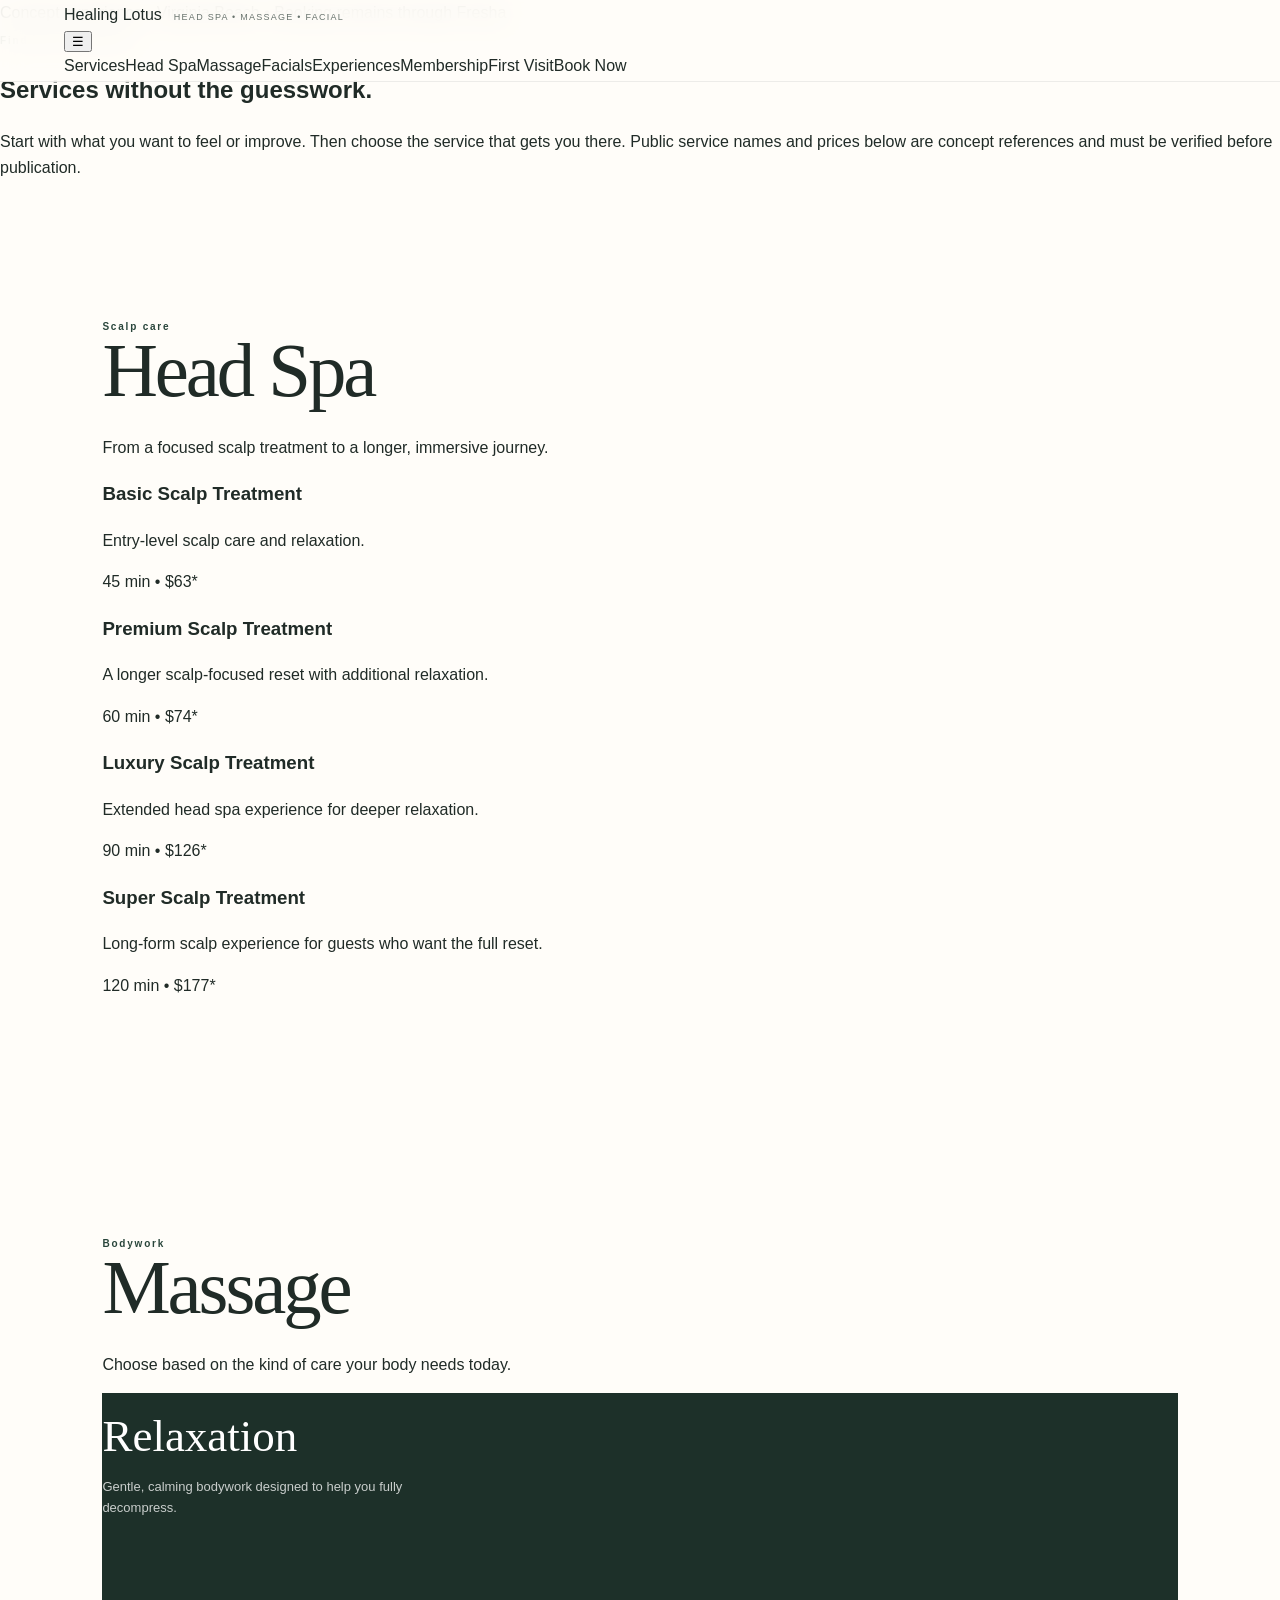
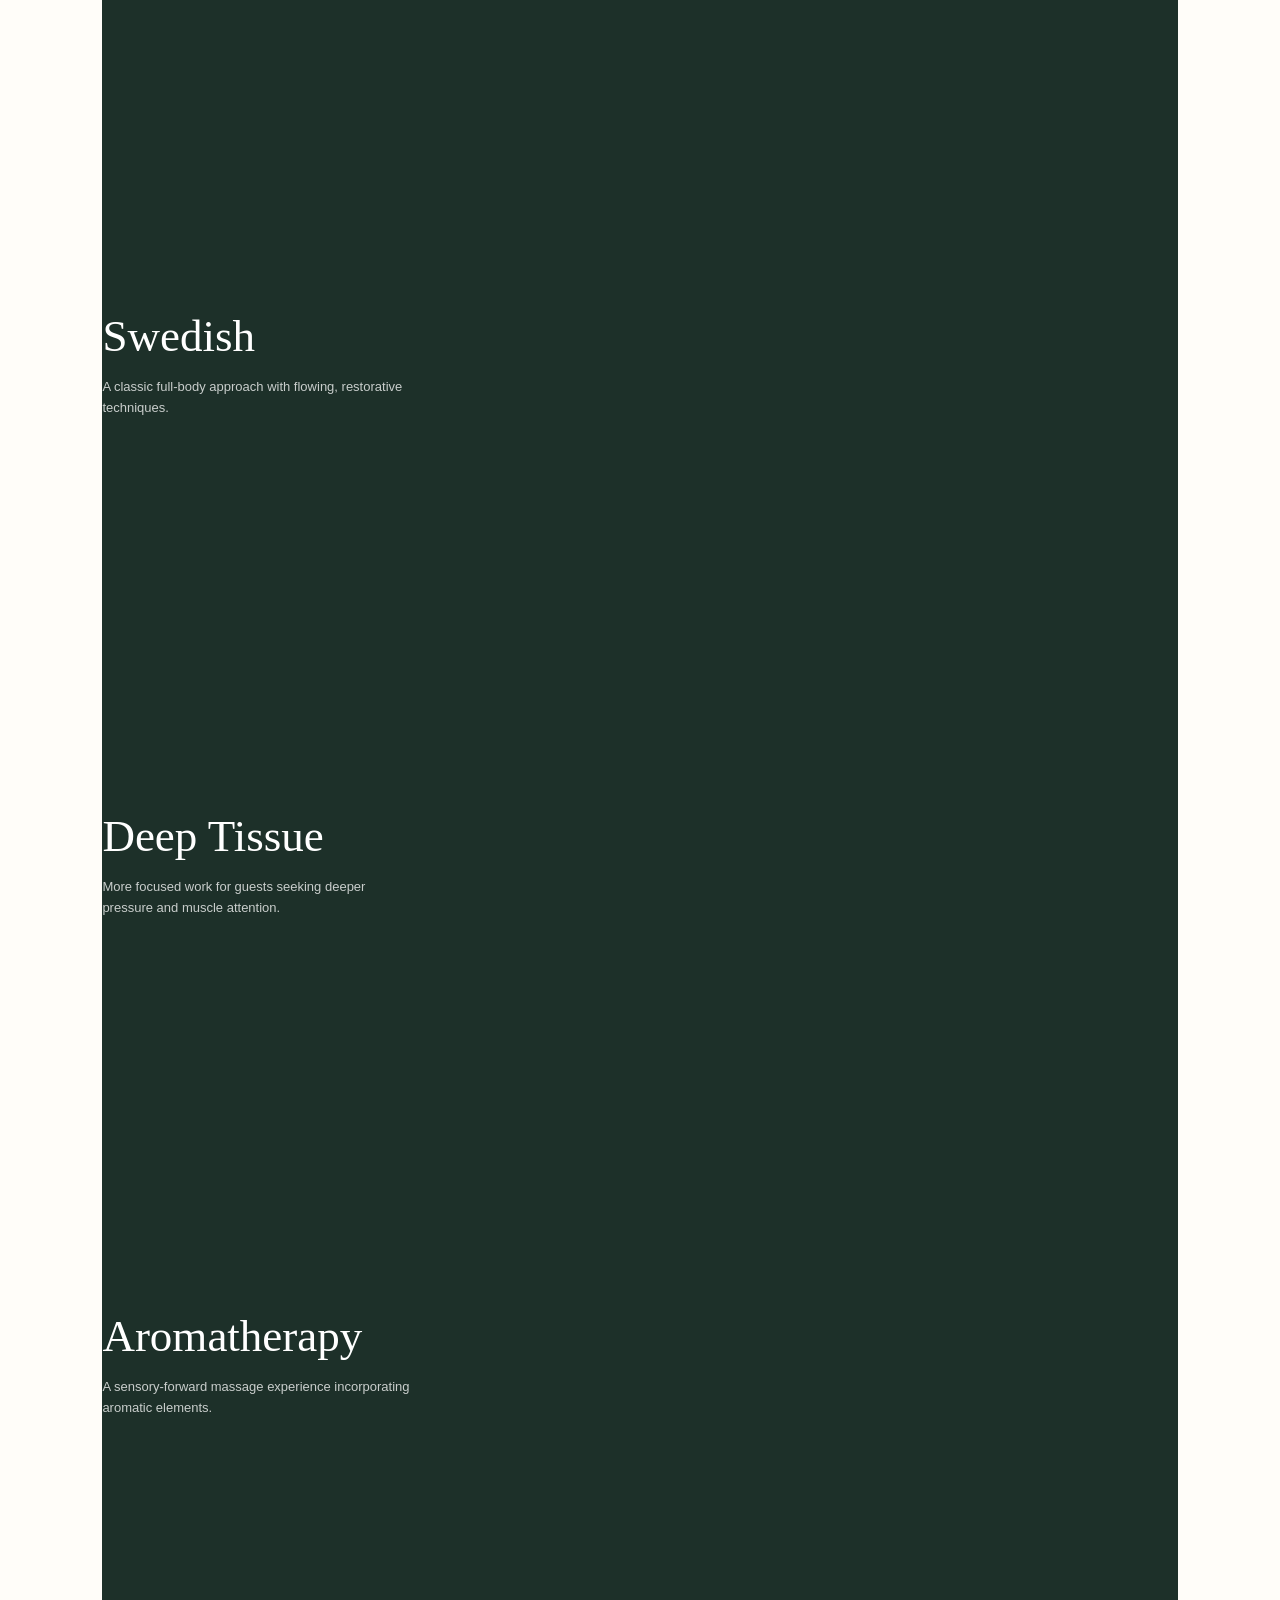
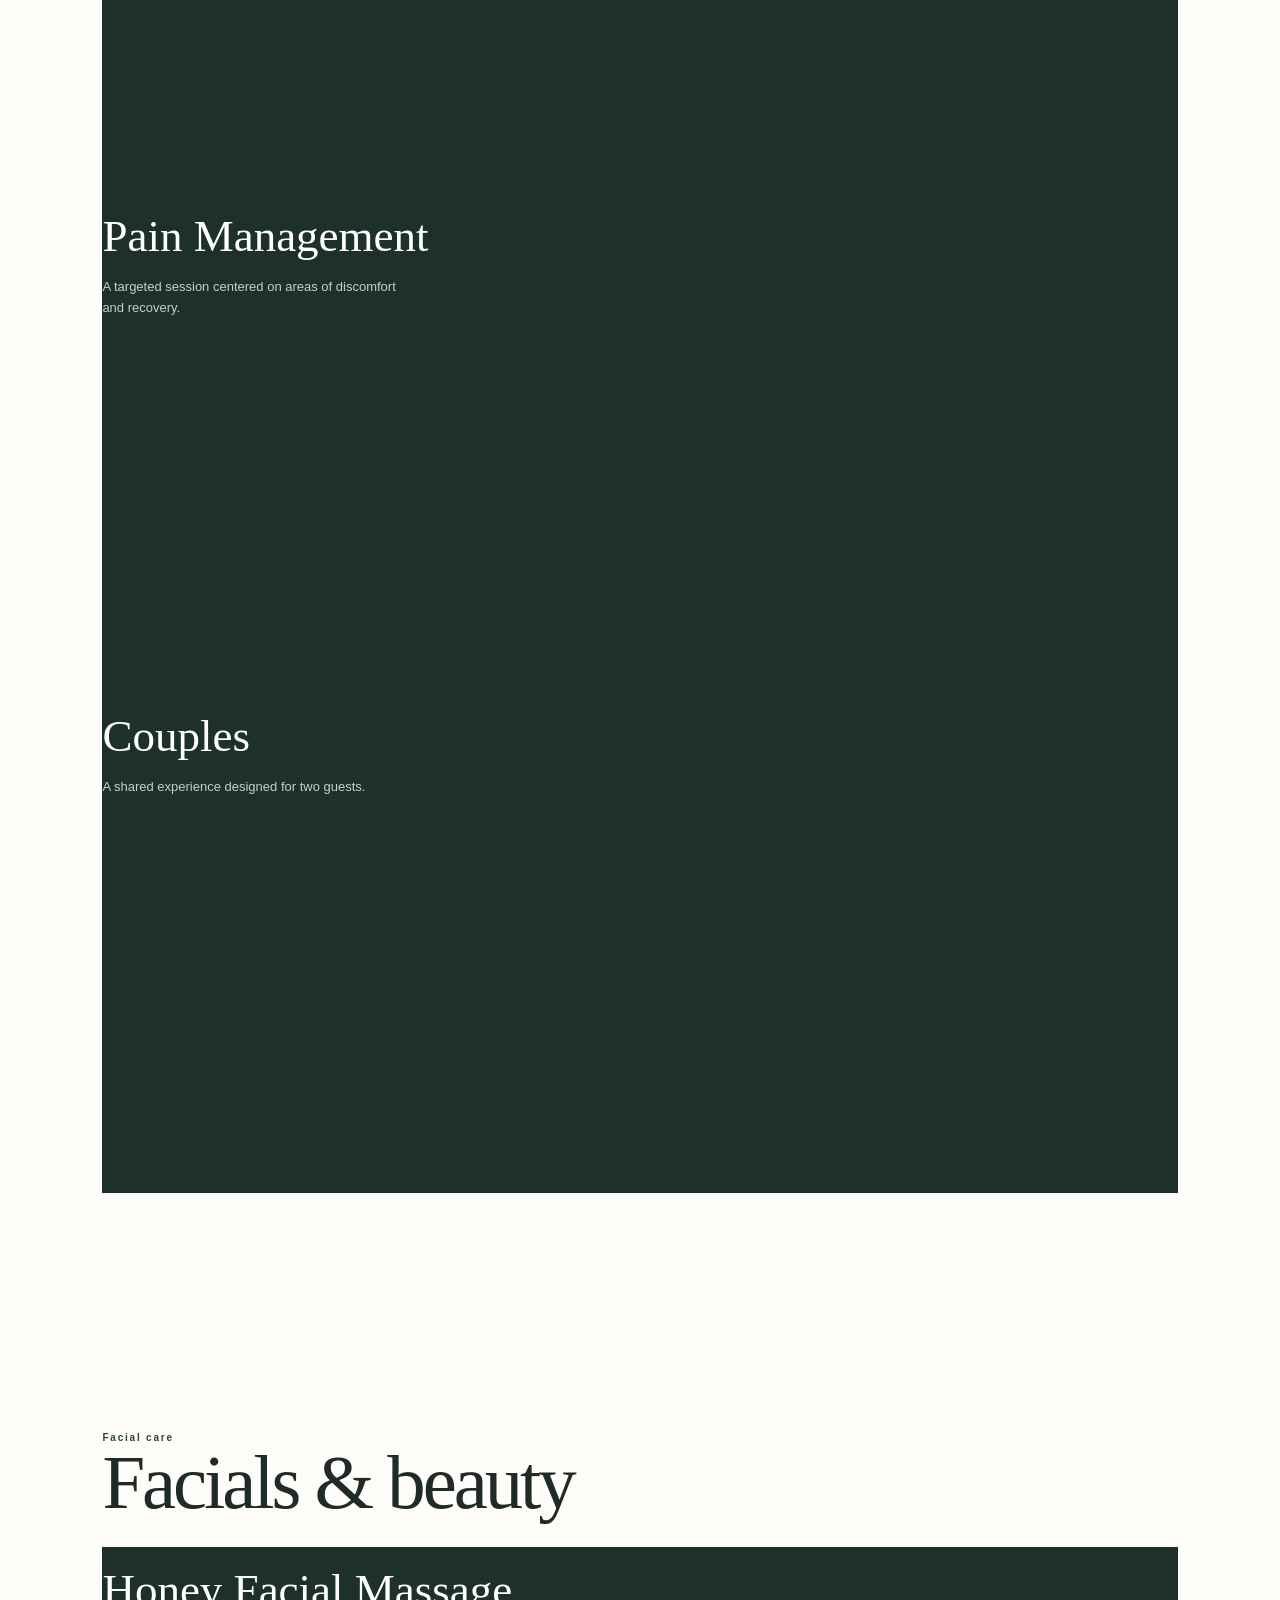
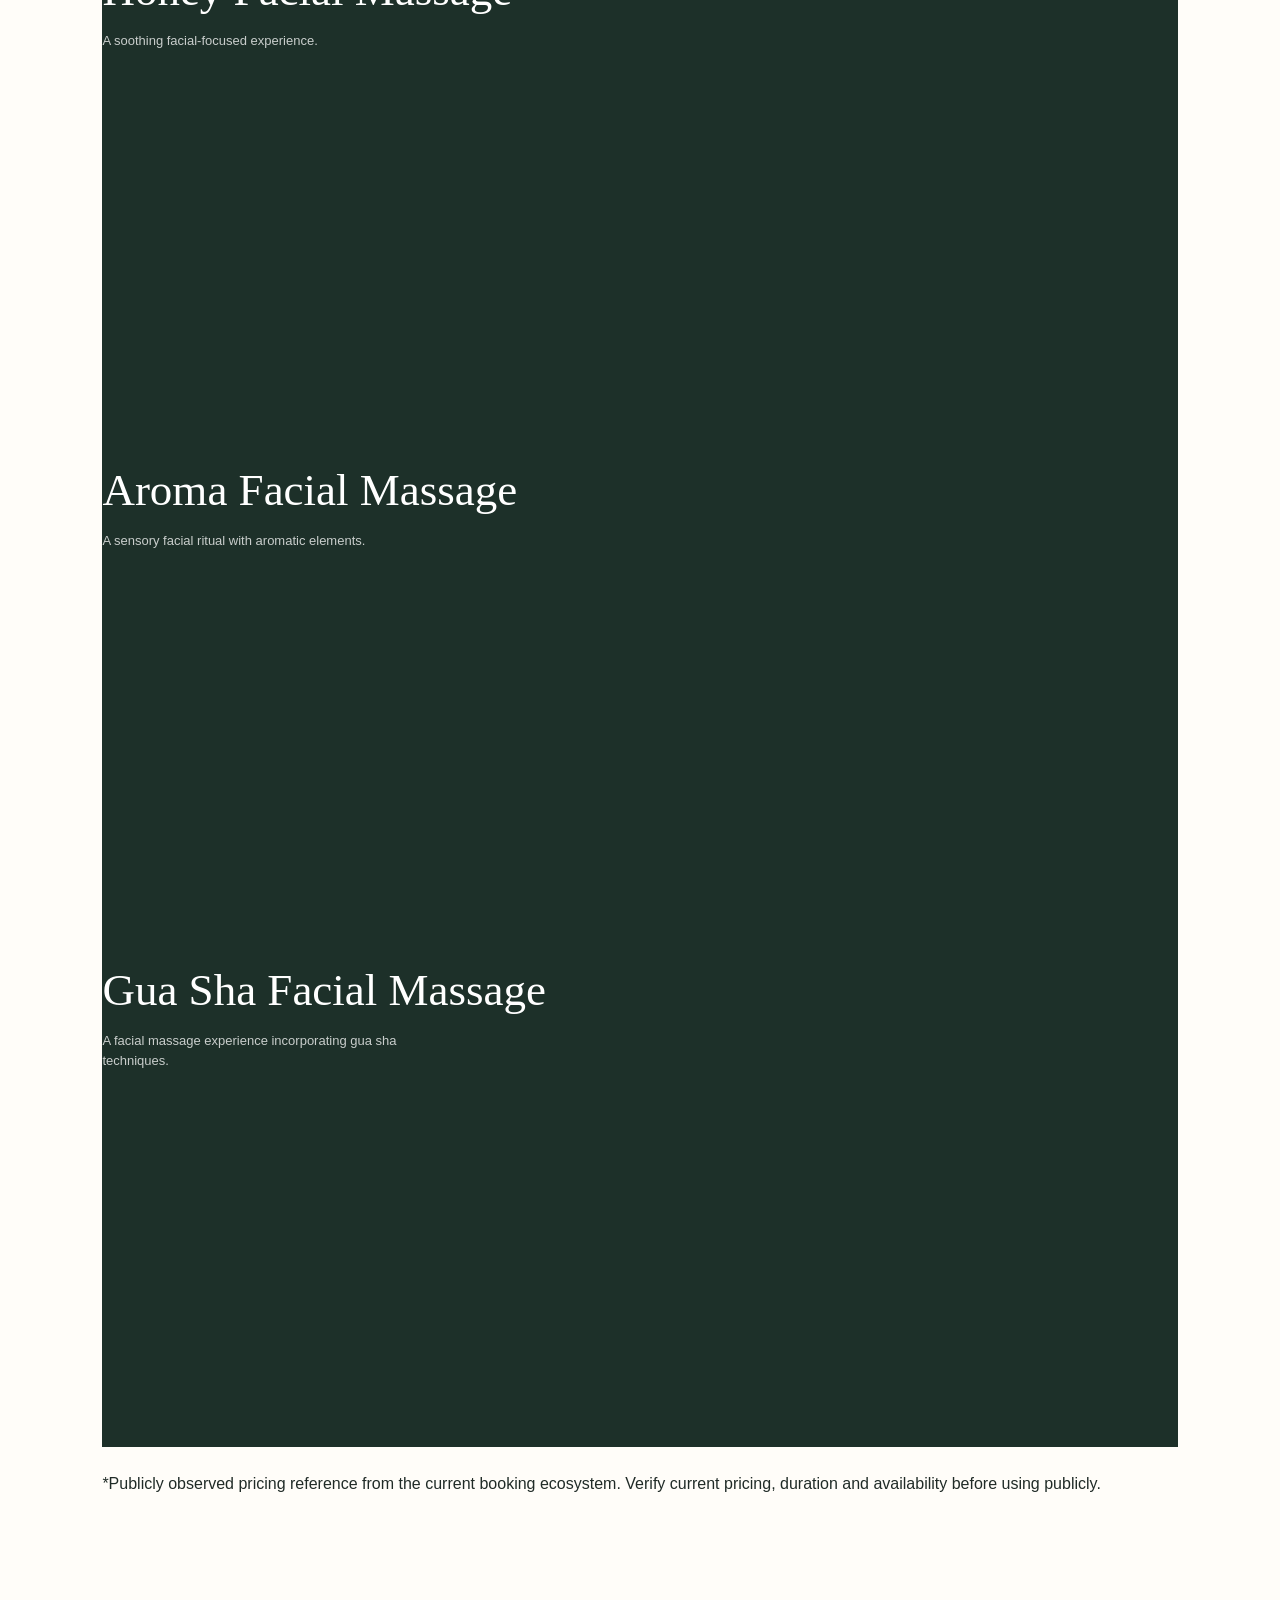
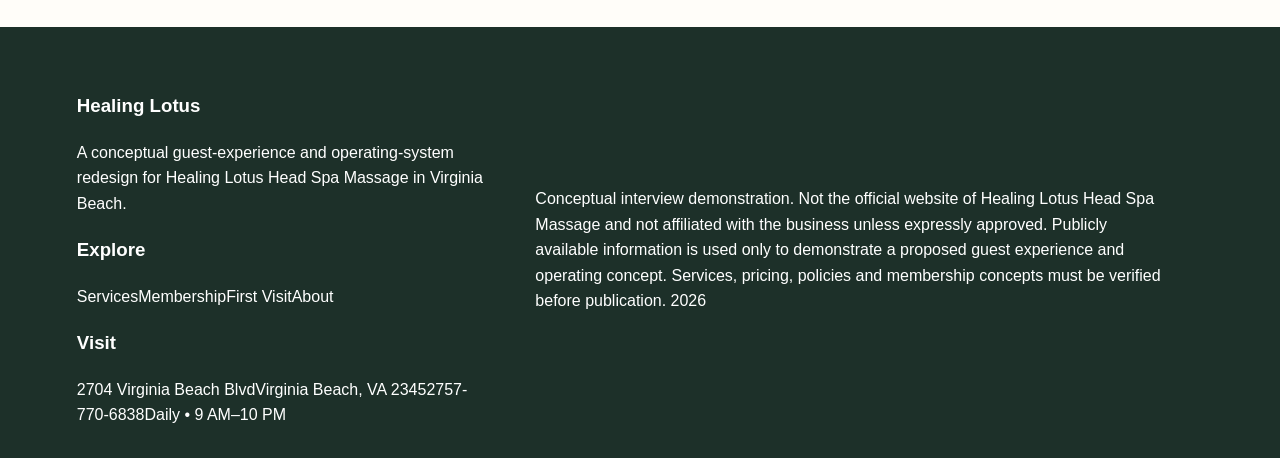
<file: website/services.html>
<!doctype html><html lang="en"><head><meta charset="utf-8"><meta name="viewport" content="width=device-width,initial-scale=1"><meta name="description" content="Healing Lotus conceptual guest experience"><title>Services | Healing Lotus</title><link rel="stylesheet" href="../css/styles.css"></head><body><div class="topbar">Concept experience • Virginia Beach • Booking remains through Fresha</div><nav class="nav"><div class="container nav-inner"><a class="brand" href="index.html">Healing Lotus<small>Head Spa • Massage • Facial</small></a><button class="menu" aria-label="Open menu">☰</button><div class="nav-links"><a href="services.html">Services</a><a href="head-spa.html">Head Spa</a><a href="massage.html">Massage</a><a href="facials.html">Facials</a><a href="experiences.html">Experiences</a><a href="membership.html">Membership</a><a href="first-visit.html">First Visit</a><a class="btn primary" href="#booking">Book Now</a></div></div></nav><main><section class="page-hero"><div class="container"><span class="eyebrow">Find your experience</span><h1>Services without the guesswork.</h1><p>Start with what you want to feel or improve. Then choose the service that gets you there. Public service names and prices below are concept references and must be verified before publication.</p></div></section><section class="section"><div class="container"><div class="section-head"><div><span class="eyebrow">Scalp care</span><h2>Head Spa</h2></div><p>From a focused scalp treatment to a longer, immersive journey.</p></div><div class="service-list"><div class="service-row"><div><h3>Basic Scalp Treatment</h3><p>Entry-level scalp care and relaxation.</p></div><span class="price">45 min • $63*</span></div><div class="service-row"><div><h3>Premium Scalp Treatment</h3><p>A longer scalp-focused reset with additional relaxation.</p></div><span class="price">60 min • $74*</span></div><div class="service-row"><div><h3>Luxury Scalp Treatment</h3><p>Extended head spa experience for deeper relaxation.</p></div><span class="price">90 min • $126*</span></div><div class="service-row"><div><h3>Super Scalp Treatment</h3><p>Long-form scalp experience for guests who want the full reset.</p></div><span class="price">120 min • $177*</span></div></div></div></section><section class="section alt"><div class="container"><div class="section-head"><div><span class="eyebrow">Bodywork</span><h2>Massage</h2></div><p>Choose based on the kind of care your body needs today.</p></div><div class="cards"><article class="card"><h3>Relaxation</h3><p>Gentle, calming bodywork designed to help you fully decompress.</p></article><article class="card"><h3>Swedish</h3><p>A classic full-body approach with flowing, restorative techniques.</p></article><article class="card"><h3>Deep Tissue</h3><p>More focused work for guests seeking deeper pressure and muscle attention.</p></article><article class="card"><h3>Aromatherapy</h3><p>A sensory-forward massage experience incorporating aromatic elements.</p></article><article class="card"><h3>Pain Management</h3><p>A targeted session centered on areas of discomfort and recovery.</p></article><article class="card"><h3>Couples</h3><p>A shared experience designed for two guests.</p></article></div></div></section><section class="section"><div class="container"><div class="section-head"><div><span class="eyebrow">Facial care</span><h2>Facials &amp; beauty</h2></div></div><div class="cards"><article class="card"><h3>Honey Facial Massage</h3><p>A soothing facial-focused experience.</p></article><article class="card"><h3>Aroma Facial Massage</h3><p>A sensory facial ritual with aromatic elements.</p></article><article class="card"><h3>Gua Sha Facial Massage</h3><p>A facial massage experience incorporating gua sha techniques.</p></article></div><p class="note" style="margin-top:1.5rem">*Publicly observed pricing reference from the current booking ecosystem. Verify current pricing, duration and availability before using publicly.</p></div></section></main><footer class="footer"><div class="container footer-grid"><div><h3>Healing Lotus</h3><p>A conceptual guest-experience and operating-system redesign for Healing Lotus Head Spa Massage in Virginia Beach.</p></div><div><h3>Explore</h3><div class="footer-links"><a href="services.html">Services</a><a href="membership.html">Membership</a><a href="first-visit.html">First Visit</a><a href="about.html">About</a></div></div><div><h3>Visit</h3><div class="footer-links"><a href="contact.html">2704 Virginia Beach Blvd</a><span>Virginia Beach, VA 23452</span><span>757-770-6838</span><span>Daily • 9 AM–10 PM</span></div></div></div><div class="container disclaimer">Conceptual interview demonstration. Not the official website of Healing Lotus Head Spa Massage and not affiliated with the business unless expressly approved. Publicly available information is used only to demonstrate a proposed guest experience and operating concept. Services, pricing, policies and membership concepts must be verified before publication. <span data-year></span></div></footer><script src="../js/main.js"></script></body></html>
</file>
<file: css/styles.css>
:root{--forest:#29453b;--deep:#1d3029;--sage:#879d91;--mist:#e3ebe6;--ivory:#f8f5ef;--paper:#fffdf9;--ink:#202b27;--muted:#68736d;--white:#fff;--line:#deded6;--serif:"Cormorant Garamond",Georgia,serif;--sans:"DM Sans",Arial,sans-serif}*{box-sizing:border-box}html{scroll-behavior:smooth}body{margin:0;background:var(--paper);color:var(--ink);font-family:var(--sans);line-height:1.6}a{color:inherit;text-decoration:none}.nav{height:82px;position:fixed;top:0;left:0;right:0;z-index:20;display:flex;align-items:center;justify-content:space-between;padding:0 5vw;background:rgba(255,253,249,.9);backdrop-filter:blur(14px);border-bottom:1px solid rgba(32,43,39,.08)}.brand,.footer-brand{display:flex;align-items:center;gap:12px}.brand-mark{display:grid;place-items:center;width:38px;height:38px;border:1px solid var(--forest);border-radius:50%;font-family:var(--serif);font-size:15px;color:var(--forest)}.brand strong,.footer-brand strong{display:block;font-family:var(--serif);font-size:23px;font-weight:600;line-height:.9}.brand small,.footer-brand small{display:block;font-size:9px;letter-spacing:.14em;text-transform:uppercase;color:var(--muted);margin-top:5px}.nav nav{display:flex;gap:30px;font-size:12px}.button{display:inline-flex;align-items:center;justify-content:center;gap:10px;padding:15px 23px;border-radius:999px;font-size:11px;font-weight:700;letter-spacing:.08em;text-transform:uppercase;transition:.25s}.button.dark{background:var(--forest);color:#fff}.button.dark:hover{background:var(--deep);transform:translateY(-2px)}.button.light{background:#fff;color:var(--forest)}.button.light:hover{transform:translateY(-2px)}.small{padding:11px 18px}.hero{height:790px;min-height:700px;position:relative;display:flex;align-items:center;overflow:hidden;background:var(--deep);color:#fff}.hero-bg,.hero-shade,.cta>div{position:absolute;inset:0}.hero-bg{background:url('https://images.unsplash.com/photo-1544161515-4ab6ce6db874?auto=format&fit=crop&w=2200&q=85') center/cover}.hero-shade{background:linear-gradient(90deg,rgba(20,39,32,.9),rgba(20,39,32,.58) 48%,rgba(20,39,32,.12))}.hero-content{position:relative;z-index:2;width:80%;margin:60px 0 0 10vw}.eyebrow{font-size:10px;font-weight:700;letter-spacing:.18em;color:var(--forest);margin:0 0 18px}.light{color:#fff}.hero h1{font-family:var(--serif);font-weight:500;font-size:clamp(74px,9vw,138px);line-height:.78;letter-spacing:-.045em;margin:0 0 35px}.hero h1 em,h2 em{font-style:italic;font-weight:400}.hero-copy{font-size:17px;line-height:1.7;max-width:510px;color:rgba(255,255,255,.86);margin:0 0 30px}.actions{display:flex;align-items:center;gap:26px}.text{font-size:11px;text-transform:uppercase;letter-spacing:.08em;font-weight:700;border-bottom:1px solid;padding-bottom:5px}.hero-bottom{position:absolute;z-index:3;bottom:25px;left:5vw;right:5vw;display:flex;justify-content:space-between;font-size:10px;letter-spacing:.12em;text-transform:uppercase;color:rgba(255,255,255,.65)}.section{padding:115px 8vw}.intro{display:grid;grid-template-columns:1fr 2.2fr;gap:7vw}.label{font-size:10px;letter-spacing:.14em;color:var(--muted)}h2{font-family:var(--serif);font-size:clamp(54px,6vw,92px);font-weight:500;line-height:.88;letter-spacing:-.04em;margin:0 0 30px}.lead{font-size:17px;line-height:1.8;color:var(--muted);max-width:670px;margin:0 0 28px}.dark-text{color:var(--forest);border-color:var(--forest)}.experiences{background:var(--ivory)}.heading{display:flex;justify-content:space-between;align-items:end;gap:50px;margin-bottom:50px}.heading>p{max-width:370px;color:var(--muted);font-size:14px}.experience-grid{display:grid;grid-template-columns:1.2fr 1fr 1fr;gap:18px}.card{height:500px;position:relative;overflow:hidden;color:#fff;background:var(--deep)}.card.tall{height:570px;margin-top:-35px}.card-bg{position:absolute;inset:0;background-size:cover;background-position:center;transition:.7s}.card:hover .card-bg{transform:scale(1.05)}.card-shade{position:absolute;inset:0;background:linear-gradient(0deg,rgba(16,30,25,.9),rgba(16,30,25,.05) 70%)}.card-content{position:absolute;left:30px;right:30px;bottom:30px}.card-content>span{font-size:10px;letter-spacing:.14em;opacity:.7}.card h3{font-family:var(--serif);font-size:45px;font-weight:500;margin:7px 0 5px}.card p{font-size:13px;color:rgba(255,255,255,.76);max-width:310px;margin:0 0 18px}.card a{font-size:10px;font-weight:700;letter-spacing:.1em;text-transform:uppercase}.quiz{margin-top:65px;padding:34px 40px;background:#fff;display:flex;align-items:center;justify-content:space-between;gap:30px}.quiz h3{font-family:var(--serif);font-size:38px;font-weight:500;margin:0}.quiz p{margin:4px 0 0;color:var(--muted);font-size:13px}.standard{display:grid;grid-template-columns:1fr 1fr;background:var(--mist)}.standard-image{min-height:760px;background:url('https://images.unsplash.com/photo-1540555700478-4be289fbecef?auto=format&fit=crop&w=1600&q=85') center/cover}.standard-copy{padding:110px 9vw 90px}.standards{margin-top:50px}.standards>div{border-top:1px solid rgba(41,69,59,.22);padding:20px 0;display:grid;grid-template-columns:45px 1fr;column-gap:12px}.standards span,.steps span{font-size:10px;letter-spacing:.1em;color:var(--sage)}.standards strong{font-family:var(--serif);font-size:25px;font-weight:600}.standards p{grid-column:2;margin:3px 0 0;font-size:12px;color:var(--muted)}.rituals{background:var(--paper)}.ritual-grid{display:grid;grid-template-columns:repeat(4,1fr);gap:1px;background:var(--line);border:1px solid var(--line)}.ritual-grid article{background:var(--paper);padding:34px;min-height:310px}.ritual-grid article>span{font-size:10px;color:var(--sage)}.ritual-grid h3{font-family:var(--serif);font-size:36px;font-weight:500;margin:42px 0 8px}.ritual-grid p{font-size:13px;color:var(--muted);min-height:66px}.ritual-grid a{font-size:10px;font-weight:700;letter-spacing:.1em;text-transform:uppercase}.ritual-grid .featured{background:var(--forest);color:#fff}.featured p{color:rgba(255,255,255,.7)!important}.quote{padding:125px 12vw;background:var(--deep);color:#fff;text-align:center}.quote>div{font-family:var(--serif);font-size:85px;height:60px;color:#a7baae}.quote blockquote{font-family:var(--serif);font-size:clamp(42px,5vw,72px);font-weight:400;line-height:.95;letter-spacing:-.03em;max-width:1050px;margin:0 auto 35px}.quote>p{font-size:9px;letter-spacing:.2em;color:rgba(255,255,255,.55)}.first{display:grid;grid-template-columns:1fr 1.4fr;gap:8vw;background:var(--ivory)}.steps{display:grid;grid-template-columns:1fr 1fr;gap:0 40px}.steps>div{border-top:1px solid var(--line);padding:24px 0}.steps h3{font-family:var(--serif);font-size:27px;font-weight:500;margin:12px 0 5px}.steps p{font-size:12px;color:var(--muted);margin:0}.cta{height:610px;position:relative;display:flex;align-items:center;overflow:hidden;color:#fff}.cta>div:first-child{background:url('https://images.unsplash.com/photo-1540555700478-4be289fbecef?auto=format&fit=crop&w=2000&q=85') center/cover}.cta .shade{background:rgba(24,45,37,.68)}.cta article{position:relative;z-index:2;margin-left:10vw}.cta h2{font-size:clamp(65px,8vw,115px);margin-bottom:25px}.cta article>p:not(.eyebrow){font-size:13px;color:rgba(255,255,255,.75);margin-bottom:25px}footer{background:var(--deep);color:#fff;padding:45px 6vw 30px;display:grid;grid-template-columns:1fr 1.5fr auto;gap:40px;align-items:center}.footer-brand .brand-mark{border-color:#a7baae;color:#a7baae}.footer-brand small{color:rgba(255,255,255,.5)}.footer-info{display:flex;gap:25px;flex-wrap:wrap;font-size:10px;color:rgba(255,255,255,.6)}footer>small{font-size:9px;color:rgba(255,255,255,.35);text-align:right;max-width:180px}@media(max-width:900px){.nav{padding:0 5vw}.nav nav{display:none}.hero{height:700px}.hero-content{margin-left:7vw;width:86%}.hero h1{font-size:76px}.section{padding:85px 7vw}.intro{grid-template-columns:1fr;gap:35px}.heading{display:block}.heading>p{margin-top:20px}.experience-grid{grid-template-columns:1fr 1fr}.card,.card.tall{height:480px;margin-top:0}.card:first-child{grid-column:span 2}.standard{grid-template-columns:1fr}.standard-image{min-height:480px}.standard-copy{padding:75px 7vw}.ritual-grid{grid-template-columns:1fr 1fr}.ritual-grid article{min-height:280px}.first{grid-template-columns:1fr;gap:45px}footer{grid-template-columns:1fr}footer>small{text-align:left}}@media(max-width:560px){.brand small{display:none}.nav .small{display:none}.hero{min-height:680px}.hero-content{margin-left:7vw}.hero h1{font-size:65px}.hero-copy{font-size:15px}.actions{align-items:flex-start;flex-direction:column;gap:18px}.hero-bottom{font-size:8px}.section{padding:70px 6vw}h2{font-size:56px}.experience-grid{grid-template-columns:1fr}.card:first-child{grid-column:auto}.card,.card.tall{height:450px}.quiz{display:block;padding:30px}.quiz .button{margin-top:25px}.standard-image{min-height:390px}.standard-copy{padding:65px 6vw}.ritual-grid{grid-template-columns:1fr}.ritual-grid article{min-height:250px}.steps{grid-template-columns:1fr}.cta{height:560px}.cta article{margin-left:7vw;margin-right:7vw}footer{padding:38px 6vw}.footer-info{display:grid;gap:10px}}
</file>
